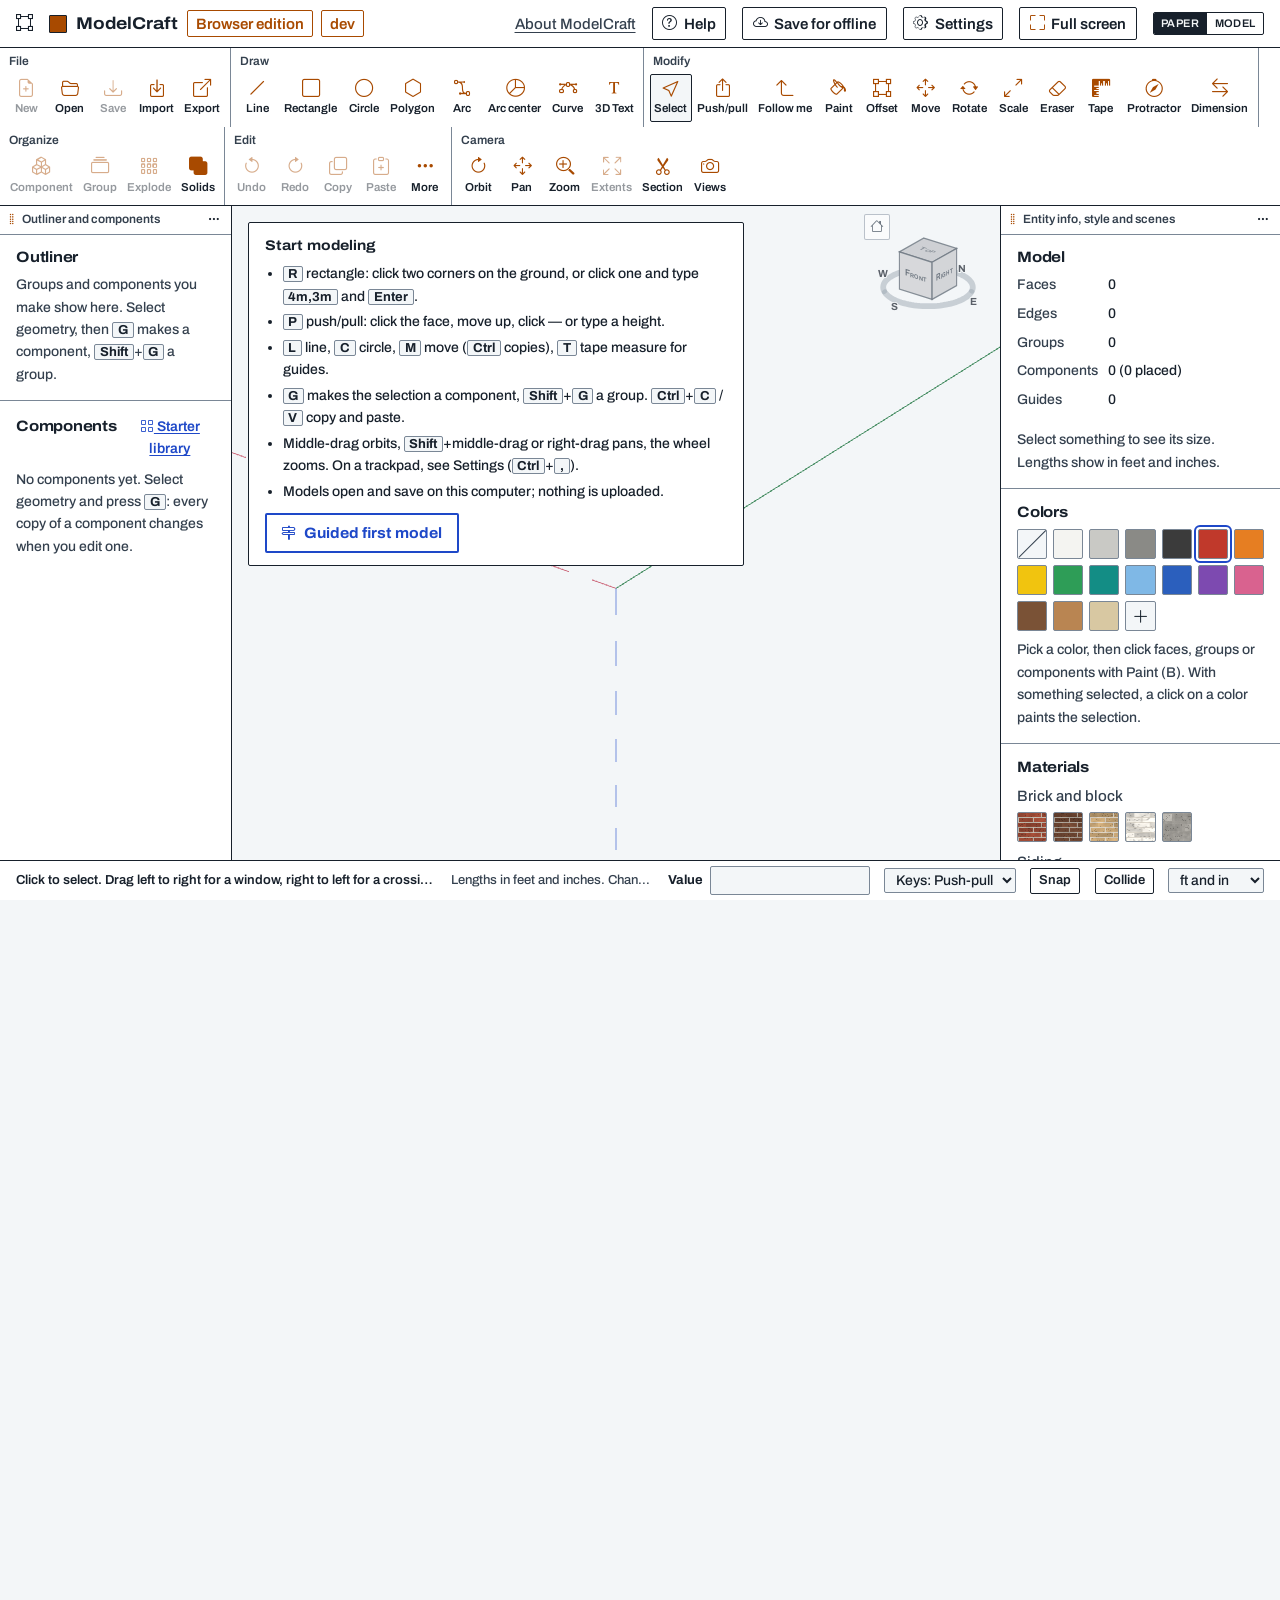
<file: index.html>
<!doctype html>
<html lang="en" data-edition="browser">
<head>
  <meta charset="utf-8">
  <meta name="viewport" content="width=device-width, initial-scale=1">
  <script>
    (function () {
      var d = document.documentElement, s = null;
      d.classList.add('js');
      try {
        var q = new URLSearchParams(location.search).get('space');
        if (q === 'paper' || q === 'model') { s = q; localStorage.setItem('cc-space', q); }
        else { s = localStorage.getItem('cc-space'); }
      } catch (e) {}
      if (s !== 'paper' && s !== 'model') s = (window.matchMedia && matchMedia('(prefers-color-scheme: dark)').matches) ? 'model' : 'paper';
      d.setAttribute('data-space', s);
    })();
  </script>
  <title>ModelCraft dev</title>
  <meta name="description" content="Fast push/pull modeling with groups, components, guides and inference snapping, for massing and early design.">
  <meta name="generator" content="CadCraft browser edition">
  <link rel="icon" type="image/svg+xml" href="./favicon.svg">
  <link rel="stylesheet" href="./assets/vendor/bootstrap/5.3.8/bootstrap.min.css">
  <link rel="stylesheet" href="./assets/vendor/bootstrap-icons/1.13.2/bootstrap-icons.min.css">
  <link rel="stylesheet" href="./assets/css/tokens.css">
  <link rel="stylesheet" href="./assets/css/site.css">
  <link rel="stylesheet" href="./assets/css/app-shell.css">
  <link rel="stylesheet" href="./assets/css/help.css">
  <link rel="stylesheet" href="./assets/css/app-input.css">
  <link rel="stylesheet" href="./assets/apps/modelcraft/dev/modelcraft.css">
  <script type="importmap">{"imports":{"three":"./assets/vendor/three/0.186.1/three.module.js","manifold-3d":"./assets/vendor/manifold-3d/3.5.4/manifold.js","@noble/curves/":"./assets/vendor/noble-curves/2.4.0/","@noble/hashes/":"./assets/vendor/noble-hashes/2.4.0/","@noble/ciphers/":"./assets/vendor/noble-ciphers/2.4.0/","three-gpu-pathtracer":"./assets/vendor/three-gpu-pathtracer/0.0.26/index.module.js","three-mesh-bvh":"./assets/vendor/three-mesh-bvh/0.9.15/index.module.js","three/examples/jsm/postprocessing/Pass.js":"./assets/vendor/three-gpu-pathtracer/0.0.26/three-addons/Pass.js","app-help":"./assets/apps/modelcraft/dev/help/help.js"}}</script>
  <script type="module" src="./assets/apps/modelcraft/dev/modelcraft.js"></script>
</head>
<body class="app-shell layer-orange">
<header class="app-bar">
  <span class="app-bar-mark" aria-hidden="true"><i class="bi bi-bounding-box"></i></span>
  <div class="app-bar-name">
    <span class="layer-swatch" aria-hidden="true"></span>
    <span>ModelCraft</span>
    <span class="app-bar-area">Browser edition</span>
    <span class="app-bar-area app-bar-version">dev</span>
  </div>
  <nav class="app-bar-links" aria-label="ModelCraft">
    <a href="https://getcadcraft.com/apps/modelcraft" target="_blank" rel="noopener">About ModelCraft</a>
  </nav>
  <button type="button" class="app-bar-btn app-bar-help" data-help-open aria-expanded="false" title="Help (F1)" hidden><i class="bi bi-question-circle" aria-hidden="true"></i><span class="app-bar-btn-label">Help</span></button>
  <button type="button" class="app-bar-btn app-bar-offline" data-offline aria-live="polite" hidden><i class="bi bi-cloud-arrow-down" aria-hidden="true"></i><span class="app-bar-btn-label" data-offline-label>Save for offline</span></button>
  <button type="button" class="app-bar-btn app-bar-settings" data-settings-open aria-haspopup="dialog" aria-expanded="false" title="Settings (Ctrl+,)" hidden><i class="bi bi-gear" aria-hidden="true"></i><span class="app-bar-btn-label">Settings</span></button>
  <button type="button" class="app-bar-fs" data-fs-cycle aria-pressed="false" hidden><i class="bi bi-fullscreen" aria-hidden="true"></i><span class="app-bar-fs-label">Full screen</span></button>
  <form class="space-toggle" method="get" action="" role="group" aria-label="Drawing space (theme)">
    <button type="submit" name="space" value="paper" aria-pressed="false" title="Paper space: light theme">Paper</button>
    <button type="submit" name="space" value="model" aria-pressed="false" title="Model space: dark theme">Model</button>
  </form>
</header>
<script type="application/json" id="cc-lang">{"locale":"en","chain":["en"],"strings":{"shell.addons":"Add-ons","shell.addons.failed":"Switched off because it stopped working: {reason}","shell.addons.failed.before":"Switched off last time because it stopped working. Switch it on to try again.","shell.addons.failed.say":"The add-on {name} stopped working and was switched off. The app carries on without it.","shell.addons.license":"License: {license}","shell.addons.perm.commands":"commands","shell.addons.perm.files":"file import and export","shell.addons.perm.network":"the network","shell.addons.perm.objects":"drawing objects","shell.addons.perm.panel":"a panel","shell.addons.perm.settings":"settings","shell.addons.perm.toolbar":"the toolbar","shell.addons.perms":"Uses: {list}","shell.addons.refused.api-newer":"Not loaded: it needs a newer {app} (add-on API {api}).","shell.addons.refused.api-older":"Not loaded: it was made for an older {app} (add-on API {api}).","shell.addons.refused.app":"Not loaded: it is made for {apps}.","shell.addons.refused.manifest":"Not loaded: its addon.json is not valid.","shell.addons.refused.unsigned":"Not loaded: it is not signed.","shell.addons.reload":"Switched off. Reload the app to remove it completely.","shell.addons.source.bundled":"Comes with the app","shell.addons.source.installed":"Installed in this browser","shell.addons.unsigned_dev":"Not signed: loaded because developer mode is on.","shell.arrange.aria":"Arrange the toolbar","shell.arrange.hint":"Drag tools to reorder them within their group; drag a group by its name. Arrow keys move the focused one.","shell.arrange.no_toolbar":"The toolbar shows once a file is open; arrange it then.","shell.autosave.discard":"Discard","shell.autosave.discard_all":"Discard all","shell.autosave.err.quota":"Autosave stopped: this browser has no room left for the recovery copy. Save your work to a file.","shell.autosave.err.unavailable":"This browser window cannot keep recovery copies (private windows block it). Save your work to a file.","shell.autosave.err.write":"Autosave could not keep a recovery copy. Save your work to a file.","shell.autosave.failed":"Could not recover it: {reason}","shell.autosave.gone":"This copy is gone (another tab recovered or discarded it).","shell.autosave.later":"Not now","shell.autosave.later.hint":"Not now keeps them in this browser for {days} days; they are offered again when the app opens.","shell.autosave.lede":{"one":"{app} closed before this was saved. Recover it, or discard it.","other":"{app} closed before these were saved. Recover them, or discard them."},"shell.autosave.meta":"Last kept {when}, {size}","shell.autosave.opening":"Opening…","shell.autosave.recover":"Recover","shell.autosave.title":"Recover your work?","shell.autosave.untitled":"Untitled","shell.bar.desktop":"Desktop","shell.help.addon":"Add-on: {name}","shell.help.all_topics":"All topics","shell.help.back":"Back","shell.help.basics":"Basics for every app","shell.help.basics.short":"Basics","shell.help.browser.chromium":"Chrome or Edge","shell.help.browser.firefox":"Firefox","shell.help.browser.safari":"Safari","shell.help.close":"Close help","shell.help.close.title":"Close (Esc)","shell.help.ctx.all":"Showing the steps for every computer and browser.","shell.help.ctx.browser":"Browser","shell.help.ctx.change":"Change","shell.help.ctx.done":"Done","shell.help.ctx.for":"Showing steps for {what}.","shell.help.ctx.input":"Pointer","shell.help.ctx.os":"Computer","shell.help.ctx.show_all":"Show all","shell.help.ctx.this_computer":"Use this computer","shell.help.hits":{"one":"{n} topic for “{q}”","other":"{n} topics for “{q}”"},"shell.help.input.mouse":"mouse","shell.help.input.touch":"touch","shell.help.link.external":"Opens in a new tab (needs a connection)","shell.help.link.other_app":"Another app’s help, on the website","shell.help.net.offline":"offline","shell.help.net.online":"online","shell.help.no_hits":"No topics match “{q}”.","shell.help.no_hits.hint":"Try fewer words, or another program’s name for the command.","shell.help.none":"Help for this version is not written yet.","shell.help.none.tutorials":"Tutorials on the website:","shell.help.os.linux":"Linux","shell.help.os.mac":"Mac","shell.help.os.windows":"Windows","shell.help.pager":"Topics","shell.help.search":"Search help","shell.help.section.reference":"Reference","shell.help.section.start":"Getting started","shell.help.section.switching":"Coming from other software","shell.help.section.tasks":"Walkthroughs","shell.help.section.trouble":"Troubleshooting and limits","shell.help.shell.desktop":"desktop app","shell.help.shell.web":"browser","shell.help.title":"Help","shell.help.untranslated":"This topic is not translated yet.","shell.help.web":"Open on the website","shell.help.web.offline":"The website needs a connection.","shell.offline.checking":"Checking for an offline copy…","shell.offline.failed":"Could not save","shell.offline.failed.title":{"one":"{n} file did not download. Check your connection and click to try again.","other":"{n} files did not download. Check your connection and click to try again."},"shell.offline.menu.again":"Save again (get the newest version)","shell.offline.menu.remove":"Remove the offline copy","shell.offline.needs_net":"You are offline. Saving needs a connection.","shell.offline.progress":"Saving {done} of {total}","shell.offline.ready":"Offline ready","shell.offline.ready.hint":"Click to refresh or remove the saved copy.","shell.offline.removed":"The offline copy was removed.","shell.offline.save":"Save for offline","shell.offline.save.title":"Keep this app and its help in this browser so it opens with no connection.","shell.offline.save.title_size":"Keep this app and its help in this browser (about {size}) so it opens with no connection.","shell.offline.saved":"Saved for offline use.","shell.offline.saved_on":"Saved for offline use on {date} at {time}.","shell.offline.saving":"Saving…","shell.offline.saving.title":"Saving this app for offline use…","shell.offline.unavailable":"Offline not available","shell.offline.unavailable.title":"This browser window cannot keep an offline copy (private windows and some managed computers block it).","shell.palette.button":"Find","shell.palette.button.title":"Find a tool, setting or help topic ({key})","shell.palette.cmd.help":"Open help","shell.palette.cmd.offline":"Save for offline","shell.palette.cmd.screen":"Change the screen mode","shell.palette.cmd.settings":"Open settings","shell.palette.count":{"one":"{n} match","other":"{n} matches"},"shell.palette.disabled":"Not available right now.","shell.palette.failed":"{name} did not run.","shell.palette.foot":"↑ ↓ to choose, Enter to run, Esc to close","shell.palette.group.app":"App","shell.palette.group.commands":"Commands","shell.palette.group.help":"Help","shell.palette.group.settings":"Settings","shell.palette.group.tools":"Toolbar","shell.palette.none":"Nothing matches “{q}”.","shell.palette.placeholder":"Type a tool, setting or topic","shell.palette.results":"Matches","shell.palette.title":"Find a tool or setting","shell.panels.all_back":"Put all panels back","shell.panels.all_to_window":"Move all panels to a new window","shell.panels.back_here":"The panels are back in this window.","shell.panels.blocked":"The browser blocked the panels window. Allow pop-ups for this site, or keep the panels here.","shell.panels.blocked.short":"The panels window was blocked; the panels stay here.","shell.panels.cannot_open":"The panels window could not open here.","shell.panels.dock.bottom":"Dock at the bottom","shell.panels.dock.left":"Dock on the left","shell.panels.dock.resize.bottom":"Resize the bottom dock","shell.panels.dock.resize.left":"Resize the left dock","shell.panels.dock.resize.right":"Resize the right dock","shell.panels.dock.right":"Dock on the right","shell.panels.dock.share.bottom":"Share the bottom dock between its panels","shell.panels.dock.share.left":"Share the left dock between its panels","shell.panels.dock.share.right":"Share the right dock between its panels","shell.panels.float":"Float over the drawing","shell.panels.float.resize":"Resize the {panel} panel","shell.panels.float.resize.title":"Drag to resize. Arrow keys when it has focus.","shell.panels.grip.title":"Drag to move this panel: dock it left, right or at the bottom, or drop it over the drawing to float it","shell.panels.max_windows":"{n} panel windows are the most at once. Move this panel into one of them.","shell.panels.menu.aria":"Move the {panel} panel","shell.panels.menu.title":"Move this panel","shell.panels.moved":"{panel} panel: {where}.","shell.panels.moved_window":"Panels moved to their own window.","shell.panels.no_permission":"Without permission to see your screens, drag the panels window to the other screen yourself. It opens there next time.","shell.panels.offer.aria":"Panels window","shell.panels.offer.keep":"Keep them here","shell.panels.offer.open":{"one":"Open it","other":"Open the next one"},"shell.panels.offer.text":{"one":"Your panels were in their own window.","other":"Your panels were in {n} windows of their own."},"shell.panels.one_screen":"Only one screen is connected. Drag the panels window wherever you like.","shell.panels.other_screen":"Put the panels on my other screen","shell.panels.put_back":"Put it back","shell.panels.reset_done":"Panels back where they started.","shell.panels.to_new_window":"Move to a new window","shell.panels.to_window":"Move to the panels window","shell.panels.to_window_n":"Move to panels window {n}","shell.panels.where.bottom":"docked at the bottom","shell.panels.where.float":"floating over the drawing","shell.panels.where.left":"docked on the left","shell.panels.where.right":"docked on the right","shell.panels.where.window":"in the panels window","shell.panels.window.back":"Put the panels back","shell.panels.window.orphan":"The {app} window was closed or reloaded, so these panels no longer work. Close this window.","shell.panels.window.other_screen":"Put it on my other screen","shell.panels.window.title":"{app} panels","shell.panels.window.title_n":"{app} panels {n}","shell.phone.bar":"Panels and tools","shell.phone.bottom":"Bottom panel","shell.phone.close":"Close {panel}","shell.phone.hint.more":"Tap to read all of it","shell.phone.left":"Left panel","shell.phone.right":"Right panel","shell.phone.tb.bottom":"Move the toolbar to the bottom","shell.phone.tb.move":"Move","shell.phone.tb.top":"Move the toolbar to the top","shell.phone.tools":"Tools","shell.phone.tools.hide":"Hide the toolbar","shell.phone.tools.show":"Show the toolbar","shell.recent.clear":"Clear the list","shell.recent.denied":"The browser did not allow it. Open the file again from your computer.","shell.recent.gone":"This file was moved or deleted. It is off the list now.","shell.recent.opened":"Opened {when}","shell.recent.opening":"Opening…","shell.recent.remove":"Remove {name} from the list","shell.recent.saved":"Saved {when}","shell.recent.title":"Recent files","shell.screen.btn.aria":"{next} (now: {now})","shell.screen.btn.title":"{now}. Click or press {key}: {next}.","shell.screen.next.autohide":"Hide the bars","shell.screen.next.exit":"Exit full screen","shell.screen.next.full":"Full screen","shell.screen.next.show":"Show the bars","shell.screen.now.autohide":"Full screen, bars hidden","shell.screen.now.full":"Full screen","shell.screen.now.hidden":"Bars hidden","shell.screen.now.normal":"Normal view","shell.screen.say.full":"Full screen. Press {key} again to hide the bars, Esc to leave.","shell.screen.say.hidden":"Bars hidden. Point at the top edge to show them.","shell.screen.say.hidden_full":"Bars hidden. Point at the top edge to show them; Esc leaves full screen.","shell.screen.say.on_open":"Click in the drawing or press a key to go full screen (your {app} setting).","shell.screen.say.refused":"This browser did not allow full screen.","shell.settings.close":"Close","shell.settings.done":"Done","shell.settings.panels":"Panels","shell.settings.panels.reset":"Reset layout","shell.settings.panels.window":"Move panels to a new window","shell.settings.tb":"Toolbar","shell.settings.tb.original":"Original order","shell.pen.did.undo":"Undone","shell.pen.did.redo":"Redone","shell.settings.width":"{n} rem","shell.settings.width.default":"{n} rem (default)","shell.split.resize":"Resize the {panel} panel","shell.split.resize.left":"Resize the left panel","shell.split.resize.right":"Resize the right panel","shell.split.title":"Drag to resize. Double-click to reset.","shell.assistants.title":"Assistants","shell.assistants.on":"Let AI assistants and scripts use {app}","shell.assistants.hint":"They connect through CadCraft Studio on this computer, with the token Studio shows. {app} has no AI of its own and sends nothing anywhere.","shell.assistants.groups":"What they may do","shell.assistants.group.read":"Read: look at the drawing, list and describe objects, see the view","shell.assistants.group.edit":"Edit: run commands on the drawing (each action is one step you can undo)","shell.assistants.group.save":"Save: save the drawing","shell.assistants.group.export":"Export: plot to PDF and make other files","shell.assistants.short.read":"read","shell.assistants.short.edit":"edit","shell.assistants.short.save":"save","shell.assistants.short.export":"export","shell.assistants.off":"Turned off: no assistant or script can use this app.","shell.assistants.none":"No assistant is connected.","shell.assistants.connected":"{name} is connected.","shell.assistants.connected.many":{"one":"{n} assistant is connected.","other":"{n} assistants are connected."},"shell.assistants.n.assistants":{"one":"{n} assistant","other":"{n} assistants"},"shell.assistants.someone":"An assistant","shell.assistants.disconnect":"Disconnect","shell.assistants.activity":{"=0":"Activity","one":"Activity ({n})","other":"Activity ({n})"},"shell.assistants.activity.empty":"Nothing yet.","shell.assistants.activity.save":"Save the log","shell.assistants.activity.clear":"Clear","shell.assistants.outcome.ok":"done","shell.assistants.outcome.refused":"refused","shell.assistants.outcome.error":"failed","shell.assistants.undo":"undo step “{label}”","shell.assistants.menu.settings":"Assistant settings","shell.assistants.banner":"{name} connected","shell.assistants.banner.title":"An AI assistant is connected to {app}","shell.assistants.banner.who":"{name} is connected to {app}.","shell.assistants.banner.can":"It may: {groups}.","shell.assistants.banner.undo":"Each change it makes is one step you can undo, labelled as the assistant\u0027s.","shell.live.moved.title":"The live session moved","shell.live.moved.text":"The host handed the session over to {host}\u0027s Studio, which this page can\u0027t reach. Your copy stays here, unsaved: save it to keep it.","shell.live.moved.link":"To join again, open {link} and ask {host} for a new code.","shell.live.moved.someone":"another person","shell.live.moved.close":"Close","shell.input.legend":"Menus, keys and mouse","shell.input.loading":"Loading the menu styles…","shell.input.why.nothere":"it is not in this version","shell.input.why.off":"it cannot act right now","shell.input.cant":"{cmd}: {why}.","shell.input.cl.label":"Command line","shell.input.cl.prompt":"Command:","shell.input.cl.ready":"Type a command and press Enter.","shell.input.cl.unknown":"Unknown command \u0022{word}\u0022. The command palette (Ctrl+K) lists every command.","shell.input.menus":"Menus","shell.input.more":"More","shell.input.addons":"Add-ons","shell.input.quickbar":"{app} tools","shell.input.tabs":"Ribbon tabs","shell.input.quick":"Quick access","shell.input.key.wait":"{keys}…","shell.input.key.moved":"In {style}, {cmd} is {keys}.","shell.input.key.none":"In {style}, {cmd} has no key. Settings › {app} › Customize gives it one.","shell.input.key.text":"{text}","shell.input.customize":"Customize…","shell.input.export":"Export","shell.input.import":"Import…","shell.input.delete":"Delete this style","shell.input.now":"Menu style: {style}.","shell.input.custom.hint":"Your own style, made from {base}.","shell.input.every":"Use this style in every app","shell.input.every.hint":"Every app then opens in its {family} style, with the changes you made in that app.","shell.input.every.none":"This style has no match in the other apps, so it stays in this app only.","shell.input.every.on":"Every app now uses its {family} style.","shell.input.every.off":"Each app keeps its own style.","shell.input.family.own":"own toolbar","shell.input.family.menus":"menu bar","shell.input.family.ribbon":"ribbon","shell.input.family.classic":"Drafting classic","shell.input.carry.name":"My {app} keys","shell.input.carry.done":{"one":"Your shortcut key is now in your style \u0022{style}\u0022.","other":"Your {n} shortcut keys are now in your style \u0022{style}\u0022."},"shell.input.import.big":"That file is too big to be a menu style.","shell.input.import.bad":"That file is not a CadCraft menu style.","shell.input.import.unnamed":"Imported style","shell.input.import.ok":"Added the style \u0022{name}\u0022.","shell.input.import.some":{"one":"Added the style \u0022{name}\u0022. One thing in it was left out (an unknown command or a key that does not work here).","other":"Added the style \u0022{name}\u0022. {n} things in it were left out (unknown commands or keys that do not work here)."},"shell.input.my":"My {style}","shell.input.dlg.title":"Customize {style}","shell.input.dlg.copy":"A built-in style never changes: saving makes your own copy, which you can rename, export and delete.","shell.input.dlg.edit":"Changes apply when you save.","shell.input.dlg.name":"Name","shell.input.dlg.filter":"Find a command","shell.input.dlg.tab.keys":"Keys and menus","shell.input.dlg.tab.mouse":"Mouse","shell.input.dlg.cmd":"Command","shell.input.dlg.place":"Where it sits","shell.input.dlg.keys":"Keys","shell.input.dlg.nowhere":"Keys only","shell.input.dlg.toolbar":"Toolbar (Settings › General › Arrange the toolbar)","shell.input.dlg.where":"Where {cmd} sits","shell.input.dlg.fixed":"always","shell.input.dlg.addkey":"Add a key","shell.input.dlg.press":"Press a key, or two in a row…","shell.input.dlg.removekey":"Remove {keys}","shell.input.dlg.clash":"{keys} is given to more than one command: {cmds}.","shell.input.dlg.prefix":"{keys} would run before {longer} could be typed: change one of them.","shell.input.dlg.unplaced":{"one":"One command is reachable by keys only: {cmds}.","other":"{n} commands are reachable by keys only: {cmds}…"},"shell.input.dlg.save":"Save","shell.input.dlg.cancel":"Cancel","shell.input.dlg.saved":"Saved the style \u0022{style}\u0022.","shell.input.mouse.wheel":"Mouse wheel","shell.input.mouse.wheel.normal":"Scroll up zooms in","shell.input.mouse.wheel.flip":"Scroll up zooms out","shell.input.mouse.speed":"Zoom speed","shell.input.mouse.left":"Left button","shell.input.mouse.middle":"Middle button","shell.input.mouse.right":"Right button","shell.input.mouse.pan2d":"Pan the plan and drawings with","shell.input.mouse.pan2d.hint":"Space and drag pans too. A left drag pans only where a click would not pick or draw.","shell.input.mouse.3d":"Drag in the 3D views","shell.input.mouse.3d.own":"Each view\u0027s own (left orbits, right pans)","shell.input.mouse.3d.of":"{button} in 3D","shell.input.mouse.act.orbit":"Orbit","shell.input.mouse.act.pan":"Pan","shell.input.mouse.act.zoom":"Zoom","shell.input.mouse.act.none":"Nothing","shell.input.mouse.3d.hint":"Shift with the button swaps orbit and pan. A click without dragging still picks.","shell.layout.done":"The layout is back to how {app} starts.","shell.showbars":"Show bars","shell.showbars.title":"The bars are hidden. Click to show them; {key} leaves this mode.","shell.tbmenu":"Toolbar","shell.tbmenu.arrange":"Arrange the toolbar","shell.tbmenu.done":"Done arranging","shell.tbmenu.lock":"Lock the toolbar","shell.tbmenu.unlock":"Unlock the toolbar","shell.tbmenu.reset":"Reset the toolbar","shell.tbmenu.collapse":"Collapse the ribbon","shell.tbmenu.pin":"Pin the ribbon open","shell.tbmenu.settings":"Settings…","shell.tbmenu.why.locked":"The toolbar is locked. Unlock it to arrange it.","shell.tbmenu.why.style":"This menu style keeps its own order: change it with Customize… under Menus, keys and mouse.","shell.tbmenu.why.original":"The toolbar is in its first order.","shell.tb.locked":"Toolbar locked: tools can\u0027t be moved until you unlock it.","shell.tb.unlocked":"Toolbar unlocked: right-click it and choose Arrange the toolbar to move tools.","shell.input.ribbon.collapse":"Collapse the ribbon to its tab names","shell.input.ribbon.pin":"Pin the ribbon open","shell.input.ribbon.collapsed":"Ribbon collapsed: click a tab name to open it, or double-click it to pin the ribbon.","shell.input.ribbon.pinned":"Ribbon pinned open.","shell.settings.ui.now":"Interface size {pct} %.","ui.tool.new":"New","ui.tool.new.title":"New model","ui.tool.open":"Open","ui.tool.open.title":"Open a ModelCraft model (Ctrl+O)","ui.tool.save":"Save","ui.tool.save.title":"Save the model to this computer (Ctrl+S)","ui.tool.import":"Import","ui.tool.import.title":"Import Collada (DAE), OBJ, glTF/GLB, or a DWG/DXF site plan","ui.tool.line":"Line","ui.tool.line.title":"Line (L)","ui.tool.rect":"Rectangle","ui.tool.rect.title":"Rectangle (R)","ui.tool.circle":"Circle","ui.tool.circle.title":"Circle (C)","ui.tool.polygon":"Polygon","ui.tool.polygon.title":"Polygon (N)","ui.tool.arc":"Arc","ui.tool.arc.title":"Arc: two ends, then the bulge (A)","ui.tool.arcc":"Arc center","ui.tool.arcc.title":"Arc from its center: center, start, then the angle","ui.tool.curve":"Curve","ui.tool.curve.title":"Curve: a smooth curve through the points you click; Enter finishes","ui.tool.select":"Select","ui.tool.select.title":"Select (Space)","ui.tool.push":"Push/pull","ui.tool.push.title":"Push/pull (P)","ui.tool.follow":"Follow me","ui.tool.follow.title":"Follow me: select a path, then click the face to sweep along it","ui.tool.paint":"Paint","ui.tool.paint.title":"Paint faces, groups and components with the color chosen under Colors (B)","ui.tool.offset":"Offset","ui.tool.offset.title":"Offset a face\u0027s edges, or selected edges, inward or outward (F)","ui.tool.move":"Move","ui.tool.move.title":"Move; Ctrl copies (M)","ui.tool.rotate":"Rotate","ui.tool.rotate.title":"Rotate (Q)","ui.tool.scale":"Scale","ui.tool.scale.title":"Scale (S)","ui.tool.erase":"Eraser","ui.tool.erase.title":"Eraser (E)","ui.tool.tape":"Tape","ui.tool.tape.title":"Tape measure: guides (T)","ui.tool.protractor":"Protractor","ui.tool.protractor.title":"Protractor: a guide line through a point at an angle","ui.tool.dim":"Dimension","ui.tool.dim.title":"Dimension: click two corners or an edge, then type a new length to resize (D)","ui.tool.component":"Component","ui.tool.component.title":"Make component (G)","ui.tool.group":"Group","ui.tool.group.title":"Make group (Shift+G)","ui.tool.explode":"Explode","ui.tool.explode.title":"Explode the selected group or component","ui.tool.undo":"Undo","ui.tool.undo.title":"Undo (Ctrl+Z)","ui.tool.redo":"Redo","ui.tool.redo.title":"Redo (Ctrl+Y)","ui.tool.copy":"Copy","ui.tool.copy.title":"Copy the selection (Ctrl+C)","ui.tool.paste":"Paste","ui.tool.paste.title":"Paste: the copy follows the pointer, click where it goes (Ctrl+V)","ui.tool.orbit":"Orbit","ui.tool.orbit.title":"Orbit (O); middle-drag with any tool","ui.tool.pan":"Pan","ui.tool.pan.title":"Pan (H); Shift + middle-drag or right-drag","ui.tool.zoom":"Zoom","ui.tool.zoom.title":"Zoom (Z); the wheel zooms at the cursor","ui.tool.extents":"Extents","ui.tool.extents.title":"Zoom extents (Shift+Z)","ui.tb.group.file":"File","ui.tb.group.draw":"Draw","ui.tb.group.modify":"Modify","ui.tb.group.organize":"Organize","ui.tb.group.edit":"Edit","ui.tb.group.camera":"Camera","ui.views.iso":"Iso","ui.views.top":"Top","ui.views.front":"Front","ui.views.right":"Right","ui.views.back":"Back","ui.views.left":"Left","ui.views.bottom":"Bottom","ui.page.h1":"{app} — 3D modeling","ui.tb.aria":"Tools","ui.export.title":"Export the model","ui.export":"Export","ui.export.glb":"glTF binary (.glb)","ui.export.dae":"Collada (.dae)","ui.export.obj":"OBJ (.obj)","ui.export.stl":"STL for printing (.stl, millimeters)","ui.export.print3d":"Check for 3D printing (STL or 3MF)…","ui.export.render":"Render a picture…","ui.export.ifc":"IFC for BimCraft (.ifc)","ui.export.dwg":"DWG for CAD (.dwg, 2004)","ui.export.dxf":"DXF for CAD (.dxf, R12)","ui.editmenu.title":"More editing: cut, paste in place, duplicate, delete, hide, flip, select all, key style","ui.editmenu":"More","ui.editmenu.cut":"Cut","ui.editmenu.copy":"Copy","ui.editmenu.paste":"Paste","ui.editmenu.paste_in_place":"Paste in place","ui.editmenu.duplicate":"Duplicate and move","ui.editmenu.delete":"Delete","ui.editmenu.hide":"Hide","ui.editmenu.isolate":"Isolate (hide the rest)","ui.editmenu.unhide_all":"Unhide all","ui.editmenu.flip_x":"Flip along red","ui.editmenu.flip_y":"Flip along green","ui.editmenu.flip_z":"Flip along blue","ui.editmenu.flipcopy_x":"Flipped copy along red","ui.editmenu.flipcopy_y":"Flipped copy along green","ui.editmenu.flipcopy_z":"Flipped copy along blue","ui.editmenu.select_all":"Select all","ui.editmenu.select_none":"Select none","ui.editmenu.keys_sketchup":"Push-pull keys","ui.editmenu.keys_blender":"Modeler keys","ui.views.persp":"Perspective","ui.views.present":"Presentation view","ui.views.title":"Standard views","ui.views":"Views","ui.left.aria":"Outliner and components","ui.outliner":"Outliner","ui.outliner.close":"Close group","ui.outliner.empty":"Groups and components you make show here. Select geometry, then {comp} makes a component, {group} a group.","ui.comps":"Components","ui.comps.empty":"No components yet. Select geometry and press {key}: every copy of a component changes when you edit one.","ui.stage.aria":"3D view","ui.stage.canvas":"3D view. Pick a tool, then click in the view; type lengths into the value box at the bottom.","ui.hint.h":"Start modeling","ui.hint.rect":"{key} rectangle: click two corners on the ground, or click one and type {eg} and {enter}.","ui.hint.push":"{key} push/pull: click the face, move up, click — or type a height.","ui.hint.tools":"{l} line, {c} circle, {m} move ({ctrl} copies), {t} tape measure for guides.","ui.hint.group":"{comp} makes the selection a component, {group} a group.","ui.hint.camera":"Middle-drag orbits, {shift}+middle-drag or right-drag pans, the wheel zooms. Arrow keys lock red, green and blue.","ui.hint.local":"Models open and save on this computer; nothing is uploaded.","ui.hint.guide":"Guided first model","ui.drop":"Drop a model, Collada, OBJ, glTF, DWG or DXF","ui.touch.aria":"Touch keys","ui.touch.done":"Done","ui.touch.cancel":"Cancel","ui.touch.undo":"Undo","ui.right.aria":"Entity info, style and scenes","ui.info":"Entity info","ui.colors":"Colors","ui.colors.note":"Pick a color, then click faces, groups or components with Paint (B). With something selected, a click on a color paints the selection.","ui.materials":"Materials","ui.materials.note":"Paint faces with brick, siding, roofing, wood, stone and more, like a color: pick one, then click faces. Textures show in the Shaded style and in rendered pictures; exports get each material’s color.","ui.lights":"Lights","ui.lights.point":"Lamp","ui.lights.spot":"Spotlight","ui.lights.area":"Light panel","ui.lights.note":"Lamps light rendered pictures (Export › Render a picture…), most of all at night. Click Lamp, Spotlight or Light panel, then click where it goes; click a lamp’s mark in the view to change it.","ui.style":"Style","ui.style.faces":"Faces","ui.style.mode.shaded":"Shaded","ui.style.mode.hidden":"Hidden line","ui.style.mode.wire":"Wireframe","ui.style.mode.xray":"X-ray","ui.style.edges":"Edges","ui.style.edges.show":"Show edges","ui.style.shadows":"Shadows","ui.style.shadows.sun":"Sun shadows","ui.sun":"Sun","ui.sun.date":"Date","ui.sun.month.1":"January","ui.sun.month.2":"February","ui.sun.month.3":"March","ui.sun.month.4":"April","ui.sun.month.5":"May","ui.sun.month.6":"June","ui.sun.month.7":"July","ui.sun.month.8":"August","ui.sun.month.9":"September","ui.sun.month.10":"October","ui.sun.month.11":"November","ui.sun.month.12":"December","ui.sun.day":"Day","ui.sun.time":"Time","ui.sun.lat":"Latitude","ui.sun.lon":"Longitude","ui.sun.tz":"UTC offset","ui.scenes":"Scenes","ui.scenes.add":"Add scene","ui.scenes.empty":"A scene saves this camera and style. Add a few, then step through them with {up} / {down} or Play.","ui.scenes.prev":"Previous","ui.scenes.play":"Play","ui.scenes.next":"Next","ui.status.aria":"Status","ui.vcb":"Value","ui.vcb.kbd":"abc","ui.vcb.kbd.title":"Letters keyboard, for typing units (m, ft, \u0027, \u0022)","ui.keys":"Key style","ui.keys.title":"Keyboard shortcuts and mouse buttons (also in Settings)","ui.keys.sketchup":"Keys: Push-pull","ui.keys.blender":"Keys: Modeler","ui.snap":"Snap","ui.snap.title":"Snap to points, edges and axes","ui.collide":"Collide","ui.collide.title":"Stop solids where they touch, instead of passing through","ui.units":"Units","ui.units.ftin":"ft and in","ui.units.imperial":"Imperial","ui.units.metric":"Metric","set.controls":"Controls","set.controls.sketchup":"Push-pull style","set.controls.blender":"Modeler style","set.scroll":"Scrolling","set.scroll.auto":"Work it out","set.scroll.mouse":"Mouse wheel","set.scroll.trackpad":"Trackpad","set.scroll.hint":"Trackpad: swipe with two fingers to orbit, hold Shift and swipe to pan, pinch to zoom — no camera buttons needed. Mouse wheel: the wheel zooms. \u0022Work it out\u0022 treats sideways or fine-grained scrolling as a trackpad.","set.touch2":"Touch screen","set.touch2.pan":"Two fingers pan","set.touch2.orbit":"Two fingers orbit","set.touch2.hint":"Two fingers also pinch to zoom; three fingers do the other one. Hold one finger still on empty space, then drag, to orbit with one finger. While you draw, a loupe above your finger shows the points it snaps to.","set.snap":"Snapping and solids","set.snap.snap":"Snap to points, edges and axes","set.snap.collide":"Stop solids where they touch (no passing through)","set.snap.hint":"Both are also buttons at the bottom right of the view, so you can turn them off for one move and back on.","set.corner":"Corner indicator","set.corner.cube":"View cube","set.corner.axes":"Axis icon","set.corner.none":"None","set.corner.hint":"The view cube sits at the top right of the view: click a face, edge or corner to look from there, drag it to orbit, drag the compass ring to turn the model. The axis icon is a small X, Y, Z marker at the bottom left.","set.printbed":"3D printer bed","set.printbed.none":"Not set","set.printbed.180":"180 × 180 × 180 mm","set.printbed.220":"220 × 220 × 250 mm","set.printbed.256":"256 × 256 × 256 mm","set.printbed.300":"300 × 300 × 400 mm","set.printbed.hint":"Check for 3D printing says when a model is larger than this. Pick the size closest to your printer\u0027s build volume.","app.ctx.editing":"Editing {name}. Esc or double-click outside closes it.","app.keys.hint.blender":"G, R and S move, rotate and scale the selection straight away (X, Y or Z locks an axis), E pushes and pulls, Shift+D duplicates, Tab opens a group, the numpad picks views. Middle-drag orbits; Alt + drag orbits without a middle button.","app.keys.hint.sketchup":"Push-pull keys: L line, R rectangle, P push/pull, M move, Q rotate, S scale, G component. Middle-drag orbits, right-drag pans.","app.keys.set.blender":"Modeler keys: G grab, R rotate, S scale, E extrude (push/pull), Shift+D duplicate.","app.keys.set.sketchup":"Push-pull keys: L line, R rectangle, P push/pull, M move, Q rotate.","app.snap.off":"Snapping off: nothing pulls the cursor to points, edges or axes.","app.snap.on":"Snapping on.","app.collide.off":"Collide off: solids can pass through each other.","app.collide.on":"Collide on: moving and push/pull stop where solids touch.","app.btitle.select":"Select (W)","app.btitle.line":"Line (L)","app.btitle.rect":"Rectangle (B)","app.btitle.circle":"Circle (C)","app.btitle.polygon":"Polygon (N)","app.btitle.push":"Push/pull (E)","app.btitle.move":"Move (G moves the selection at once; Shift+D duplicates)","app.btitle.rotate":"Rotate (R)","app.btitle.scale":"Scale (S)","app.btitle.erase":"Eraser (X or Delete deletes the selection)","app.btitle.tape":"Tape measure: guides (T)","app.btitle.dim":"Dimension: click two corners or an edge, then type a new length to resize (D)","app.btitle.orbit":"Orbit: middle-drag, or Alt + drag","app.btitle.pan":"Pan: Shift + middle-drag, or Alt+Shift + drag","app.btitle.zoom":"Zoom: the wheel, or Ctrl + middle-drag","app.btitle.extents":"Zoom extents (Home)","app.btitle.component":"Make component (Ctrl+Shift+G)","app.btitle.group":"Make group (Ctrl+G)","app.hint.su.rect":"{key} rectangle: click two corners on the ground, or click one and type {eg} and {enter}.","app.hint.su.push":"{key} push/pull: click the face, move up, click — or type a height.","app.hint.su.tools":"{l} line, {c} circle, {m} move ({ctrl} copies), {t} tape measure for guides.","app.hint.su.group":"{comp} makes the selection a component, {shift}+{g} a group. {ctrl}+{c} / {v} copy and paste.","app.hint.su.camera":"Middle-drag orbits, {shift}+middle-drag or right-drag pans, the wheel zooms. On a trackpad, see Settings ({ctrl}+{comma}).","app.hint.bl.push":"{key} push/pull (extrude): click the face, move, click — or type a distance.","app.hint.bl.grab":"Select, then {g} grab, {r} rotate, {s} scale — {x} {y} {z} lock an axis, click or {enter} to finish, {esc} cancels.","app.hint.bl.keys":"{shift}+{d} duplicates, {x} deletes, {a} selects all, {tab} opens a group, {ctrl}+{g} groups.","app.hint.bl.camera":"Middle-drag orbits, {shift}+middle pans, {ctrl}+middle zooms; {alt}+drag orbits without a middle button. Numpad {n1} {n3} {n7} views.","app.outliner.empty.bl":"Groups and components you make show here. Select geometry, then {group} makes a group, {comp} a component.","app.flip.none":"Select something to flip first.","app.undo.flipcopy":"Flipped copy","app.undo.flip":"Flip","app.flip.copy.x":"Flipped copy along red.","app.flip.done.x":"Flipped along red.","app.flip.copy.y":"Flipped copy along green.","app.flip.done.y":"Flipped along green.","app.flip.copy.z":"Flipped copy along blue.","app.flip.done.z":"Flipped along blue.","app.undo.paint":"Paint","app.paint.sel":"Painted the selection: {color}.","app.paint.start":"Paint: {color}. Click faces, groups or components.","app.color.default":"Default","app.color.image":"Texture {name}","app.light.name.point":"Lamp {n}","app.light.name.spot":"Spotlight {n}","app.light.name.area":"Light panel {n}","app.light.added":"Added {name}.","app.light.picked":"{name}: change it under Lights.","app.light.deleted":"Deleted {name}.","app.undo.light":"Change a light","app.undo.light.delete":"Delete a light","app.light.on":"On","app.light.lumens":"Brightness (lumens)","app.light.color":"Color","app.light.warm":"Warm","app.light.neutral":"Neutral","app.light.cool":"Daylight","app.light.angle":"Beam (degrees)","app.light.width":"Width","app.light.depth":"Depth","app.light.bulb":"Bulb size","app.light.x":"Red (x)","app.light.y":"Green (y)","app.light.height":"Height","app.light.delete":"Delete the light","app.color.white":"White","app.color.light_gray":"Light gray","app.color.gray":"Gray","app.color.charcoal":"Charcoal","app.color.red":"Red","app.color.orange":"Orange","app.color.yellow":"Yellow","app.color.green":"Green","app.color.teal":"Teal","app.color.sky":"Sky","app.color.blue":"Blue","app.color.purple":"Purple","app.color.pink":"Pink","app.color.brown":"Brown","app.color.wood":"Wood","app.color.sand":"Sand","app.color.other":"Another color","app.touch.done":"Done.","app.touch.hold":"Hold still on something to finish a tool; tap to click.","app.touch.orbit":"Drag to orbit; lift to stop.","app.tab.none":"Select a group or component, then Tab opens it.","app.lock.red":"Locked to the red axis. Press the same key to unlock.","app.lock.green":"Locked to the green axis. Press the same key to unlock.","app.lock.blue":"Locked to the blue axis. Press the same key to unlock.","app.lock.edge":"Locked to the last edge. Press the same key to unlock.","app.lock.off":"Unlocked.","app.failed":"That did not work: {error}","app.open.failed":"Could not open: {error}","app.undid":"Undone: {what}.","app.redid":"Redone: {what}.","app.undo.nothing":"Nothing to undo.","app.redo.nothing":"Nothing to redo.","app.cut":"Cut. Ctrl+V pastes it.","app.hide.none":"Select what to hide first.","app.undo.hide":"Hide","app.hide.done":{"one":"Hid {n} thing. Edit › More › Unhide all shows everything again.","other":"Hid {n} things. Edit › More › Unhide all shows everything again."},"app.isolate.none":"Select what to keep first; Isolate hides the rest.","app.undo.isolate":"Isolate","app.isolate.done":{"one":"Isolated the selection: hid {n} other thing. Unhide all shows it again.","other":"Isolated the selection: hid {n} other things. Unhide all shows them again."},"app.isolate.done.group":{"one":"Isolated the selection: hid {n} other thing in this group. Unhide all shows it again.","other":"Isolated the selection: hid {n} other things in this group. Unhide all shows them again."},"app.unhide.none":"Nothing is hidden.","app.unhide.done":{"one":"Showing everything again ({n} thing was hidden).","other":"Showing everything again ({n} things were hidden)."},"app.group.none":"Select some geometry first (drag a window, or triple-click to select everything connected).","app.undo.make_group":"Make group","app.undo.make_component":"Make component","app.group.done":"Grouped as {name}.","app.component.done":"Made component {name}.","app.explode.none":"Select a group or component to explode.","app.copy.none":"Select something to copy first.","app.copy.empty":"Nothing to copy in that selection.","app.copy.done":{"one":"Copied {n} item. Ctrl+V pastes (the copy follows the cursor), Ctrl+Shift+V pastes in place.","other":"Copied {n} items. Ctrl+V pastes (the copy follows the cursor), Ctrl+Shift+V pastes in place."},"app.paste.none":"Nothing to paste: copy something first (Ctrl+C).","app.paste.failed":"Could not paste: {error}","app.paste.inplace":"Pasted in place.","app.paste.where":"Click where the copy goes.","app.dup.none":"Select something to duplicate first.","app.dup.done":"Duplicated: move it and click to put it down, or type a distance. Esc cancels.","app.unit.ft_in":"feet and inches","app.unit.in":"inches","app.unit.m":"meters","app.unit.cm":"centimeters","app.unit.mm":"millimeters","app.unit.km":"kilometers","app.unit.ft":"feet","app.unit.yd":"yards","app.unit.mi":"miles","app.unit.mil":"mils (thousandths of an inch)","app.unit.um":"micrometers","app.view.done":"{view} view.","app.persp.on":"Perspective.","app.persp.off":"Parallel projection.","app.present.on":"Presentation view: guides, axes, snapping marks and the selection are hidden. Shift+P shows them again.","app.present.off":"Guides, axes, snapping marks and the selection show again.","app.sun.info":"Sun {alt}° up, {az}° from north. North is the green axis.","app.sun.down":"The sun is down at this time.","app.scene.default":"Scene {n}","app.scene.saved":"{name} saved: this camera, style and what is hidden.","app.scene.play.few":"Add two or more scenes to play them.","app.scene.stop":"Stop","app.scene.go":"{name}.","app.scene.go.title":"Go to this scene","app.scene.update.title":"Update: save the current camera and style into {name}","app.scene.update.aria":"Update {name}","app.scene.rename":"Rename","app.scene.rename.aria":"Rename {name}","app.scene.delete":"Delete","app.scene.delete.aria":"Delete {name}","app.undo.scene_update":"Update scene","app.scene.updated":"{name} updated.","app.scene.updated.locked":"{name} updated: its style and what is hidden. Its camera is locked, so the view stayed as it was.","app.scene.lock.title":"Lock the camera: Update then keeps this view","app.scene.unlock.title":"The camera is locked. Click to unlock it","app.scene.lock.aria":"Lock the camera of {name}","app.scene.locked.tab":"The camera of this scene is locked","app.scene.locked":"{name}: camera locked. Update keeps this view, so renders from it stay comparable.","app.scene.unlocked":"{name}: camera unlocked. Update saves the current view again.","app.undo.scene_lock":"Lock scene camera","app.undo.scene_unlock":"Unlock scene camera","app.scene.rename.h":"Rename scene","app.scene.rename.label":"Scene name","app.undo.scene_delete":"Delete scene","app.scene.deleted":"{name} deleted. Ctrl+Z brings it back.","app.tree.title":"Click to select, double-click to open, F2 to rename, drag onto a group to move it inside","app.tree.hidden":"(hidden)","app.tree.crumbs":"Editing: Model › {path}","app.comp.place.where":"Click where {name} goes.","app.comp.place":"Place","app.len.bad":"Type a length above zero, such as 3m or 10\u00276\u0022.","app.len.set":"{what} set to {len}.","app.info.model":"Model","app.info.faces":"Faces","app.info.edges":"Edges","app.info.groups":"Groups","app.info.components":"Components","app.info.guides":"Guides","app.info.dims":"Dimensions","app.info.components.n":"{n} ({placed} placed)","app.info.hidden":"Hidden","app.info.size":"Size","app.info.del_guides":"Delete all guides","app.undo.del_guides":"Delete guides","app.info.del_dims":"Delete all dimensions","app.undo.del_dims":"Delete dimensions","app.info.note":"Select something to see its size. Lengths show in {unit}.","app.info.curve.arc":"Arc","app.info.curve.circle":"Circle","app.info.curve.polygon":"Polygon","app.info.curve.curve":"Curve","app.info.radius":"Radius","app.info.sides":"Sides","app.info.segments":"Segments","app.info.angle":"Angle","app.info.length":"Length","app.info.points":"Points","app.info.edit_points":"Edit points","app.info.radius.fixed":"It bounds a face that was pushed or pulled, so its radius can no longer change.","app.info.face":"Face","app.info.area":"Area","app.info.holes":"Holes","app.info.color":"Color","app.info.reverse":"Reverse face","app.info.edge":"Edge","app.undo.edge_length":"Edge length","app.info.edge.note":"Type a new length to resize: the end further along red, green or blue moves, and what is joined to it stretches.","app.info.component":"Component","app.info.group":"Group","app.info.name":"Name","app.info.width":"Width (red)","app.info.depth":"Depth (green)","app.info.height":"Height (blue)","app.undo.resize_component":"Resize component","app.undo.resize_group":"Resize group","app.info.make_unique":"Make unique","app.info.dim":"Dimension","app.undo.dim_length":"Dimension length","app.info.dim.moves":"Moves","app.info.dim.b":"Second end","app.info.dim.a":"First end","app.info.dim.both":"Both ends (centered)","app.undo.dim_end":"Dimension end","app.info.dim.note":"Type a new length to resize the model: the moving end and the geometry beyond it shift; faces joined to it stretch.","app.info.dim.free":"An end of this dimension is not on a corner, so it only measures. Place it on two corners to resize with it.","app.info.guide_point":"Guide point","app.info.guide_line":"Guide line","app.info.selected":"{n} selected","app.info.groups_components":"Groups and components","app.info.total_area":"Total area","app.info.make_component_key":"Make component (G)","app.info.make_group_key":"Make group (Shift+G)","app.info.solid":"Solid","app.info.volume":"Volume","app.info.placed":"Placed","app.info.placed.n":{"one":"{n} time","other":"{n} times"},"app.info.edit":"Edit","app.info.explode":"Explode","app.units.set":"Lengths in {unit}. Typed numbers without a unit use it too.","app.units.set.ftin":"Lengths in {unit}. Typed numbers without a unit use it too (inches).","app.new":"New model.","app.file.type.model":"ModelCraft model","app.file.type.import":"Collada, OBJ, glTF, DWG, DXF","app.save.failed":"Could not save: {error}","app.save.written":"Saved {file}.","app.save.downloaded":"Saved {file} to your downloads.","app.export.empty":"The model is empty: draw something first.","app.export.dwg.none":"DWG export is not available in this build yet: export DXF, which every CAD program opens.","app.export.cad":"Exported {file} in {unit}: {faces} 3D faces, {lines} lines, {blocks} blocks placed {inserts} times.","app.export.cad.flat":{"one":"{n} stretched group was written in place.","other":"{n} stretched groups were written in place."},"app.export.done":"Exported {file}.","app.export.done.stl":"Exported {file} (millimeters).","app.export.done.ifc":"Exported {file}: each top-level group or component is one building element proxy.","app.export.done.dae":"Exported {file} (Collada 1.4.1, Z up, meters; components stay shared).","app.export.failed":"Export failed: {error}","app.open.toobig":"This file is over 200 MB.","app.open.recovered":"Recovered {file}. It is not saved to a file yet.","app.open.done":"Opened {file}.","app.open.notjson":"This file is not a ModelCraft model (it is not JSON).","app.import.kind":"ModelCraft imports SketchUp (.skp), Collada (.dae), OBJ, glTF (.glb/.gltf), DWG and DXF. \u0022{file}\u0022 is none of these.","app.import.toobig":"This file is over 300 MB.","app.import.reading":"Reading {file}…","app.import.units.h":"Drawing units","app.import.units.text":"This {kind} does not say what its units are. What is one drawing unit?","app.btn.cancel":"Cancel","app.btn.close":"Close","app.print3d.title":"Check for 3D printing","app.print3d.checking":"Checking the model for 3D printing…","app.print3d.what.sel":"What prints: the selection, as shown.","app.print3d.what.all":"What prints: everything shown.","app.print3d.size":"Size: {w} × {d} × {h} mm (red × green × blue).","app.print3d.volume":"Volume: {v} cm³.","app.print3d.tris":{"one":"{n} triangle.","other":"{n} triangles."},"app.print3d.ready":"Ready to print: closed all round, faces the right way out, nothing passing through itself.","app.print3d.notready":"Not ready to print: a slicer may refuse it or print it wrong.","app.print3d.p.empty":"There is nothing to print: no faces are shown or selected.","app.print3d.p.open":{"one":"{n} edge has a face on one side only: there is a hole.","other":"{n} edges have a face on one side only: there are holes."},"app.print3d.p.nonmanifold":{"one":"{n} edge is shared by three or more faces.","other":"{n} edges are shared by three or more faces."},"app.print3d.p.flipped":{"one":"{n} edge lies between faces facing opposite ways: reverse the faces that face in.","other":"{n} edges lie between faces facing opposite ways: reverse the faces that face in."},"app.print3d.p.inverted":{"one":"{n} closed part is inside out: reverse its faces.","other":"{n} closed parts are inside out: reverse their faces."},"app.print3d.p.selfintersect":{"one":"A part passes through itself in {n} place: intersect its faces and erase what is inside.","other":"A part passes through itself in {n} places: intersect its faces and erase what is inside."},"app.print3d.w.overlap":{"one":"Separate parts overlap in {n} place. Slicers usually merge them.","other":"Separate parts overlap in {n} places. Slicers usually merge them."},"app.print3d.w.touch":{"one":"Parts meet face to face along {n} edge. Slicers usually join them.","other":"Parts meet face to face along {n} edges. Slicers usually join them."},"app.print3d.w.tiny":"It is under 1 mm across. Check the model\u0027s units.","app.print3d.w.bed":"It is larger than the printer\u0027s bed.","app.print3d.w.nobase":"Nothing lies flat at the bottom: turn it so a face rests on the bed, or the slicer will need supports or a raft.","app.print3d.w.overhang":"{share}% of the surface leans out more than {angle}° from upright and will need support.","app.print3d.w.degenerate":{"one":"{n} face with no area is left out.","other":"{n} faces with no area are left out."},"app.print3d.w.unchecked":"The model is too large to check fully for parts passing through themselves.","app.print3d.fixhint":"To find the problems in a group or component, select it, then use Show problems and Fix in Entity info.","app.print3d.stl":"Download STL","app.print3d.3mf":"Download 3MF","app.print3d.done":{"one":"Downloaded {file}: {n} triangle, in millimeters.","other":"Downloaded {file}: {n} triangles, in millimeters."},"app.prep.verdict.ready":"Ready to print.","app.prep.verdict.fix":{"one":"{n} thing to fix before printing.","other":"{n} things to fix before printing."},"app.prep.verdict.look":{"one":"Ready to print, with {n} thing to look at first.","other":"Ready to print, with {n} things to look at first."},"app.prep.h.fix":"Fix before printing","app.prep.h.look":"Look at these","app.prep.parts.h":"Where the problems are","app.prep.part":"{name}: {list}.","app.prep.part.loose":"Faces not in a group","app.prep.part.unnamed":"A group","app.prep.show":"Show","app.prep.fixall":"Fix what can be fixed","app.prep.nothing":"Nothing could be fixed automatically: see what to do for each problem.","app.prep.bed":"Printer bed: {x} × {y} × {z} mm.","app.prep.bed.none":"No printer bed chosen, so the size is not checked (Settings › ModelCraft).","app.prep.todo.empty":"Show the parts you want to print, or select them, then check again.","app.prep.why.open":"A printer needs a closed shape to know what is inside. With a hole, the slicer guesses or refuses.","app.prep.todo.open":"Fix what can be fixed closes flat holes. Otherwise draw the missing face.","app.prep.why.nonmanifold":"Where three faces share one edge, the slicer can\u0027t tell inside from outside.","app.prep.todo.nonmanifold":"Fix what can be fixed removes faces inside the shape. Otherwise erase the extra face.","app.prep.why.flipped":"A face pointing inward makes the slicer read that side as empty.","app.prep.todo.flipped":"Fix what can be fixed turns those faces the right way.","app.prep.why.inverted":"An inside-out part reads as empty space: it prints as nothing, or cuts into what is around it.","app.prep.todo.inverted":"Fix what can be fixed turns it the right way out.","app.prep.why.selfintersect":"Where a part folds through itself, the slicer can\u0027t tell which side is solid.","app.prep.todo.selfintersect":"Select the part, use Edit › More › Intersect with model, then erase what is inside.","app.prep.why.overlap":"Overlapping parts print as one piece, which is usually what you want.","app.prep.todo.overlap":"To be sure, join them with Solids › Union.","app.prep.why.touch":"Parts that only touch may print joined, or come apart.","app.prep.todo.touch":"Join them with Solids › Union, or move them apart.","app.prep.why.tiny":"A model drawn in the wrong unit prints far too small.","app.prep.todo.tiny":"Check the unit in the status bar, then scale the model up.","app.prep.why.bed":"It won\u0027t fit on the printer bed chosen in Settings.","app.prep.todo.bed":"Scale it down, turn it, or cut it into parts.","app.prep.why.nobase":"A print needs a flat face on the bed to stay put while it is built.","app.prep.todo.nobase":"Turn the model so a flat face is at the bottom, or let the slicer add supports.","app.prep.why.overhang":"A printer builds in layers from the bottom up, and a layer can\u0027t hang in the air.","app.prep.todo.overhang":"Turn the model so less of it leans out, or let the slicer add supports.","app.prep.why.degenerate":"Faces with no area make no difference to the print.","app.prep.todo.degenerate":"Nothing to do.","app.prep.why.unchecked":"A very large model is only partly checked for passing through itself.","app.prep.todo.unchecked":"Look at the layer preview in your slicer.","app.undo.prep_fix":"Fix for 3D printing","app.guide.title":"Your first model","app.guide.step":"Step {n} of {total}","app.guide.close":"Close the guide","app.guide.tool":"Pick the tool","app.guide.select":"Select the box","app.guide.check":"Check it now","app.guide.done":"Done","app.guide.next":"Next: {step}.","app.guide.face.short":"Draw a rectangle","app.guide.face.h":"Draw a rectangle on the ground","app.guide.face.body":"Press {key} or pick the tool, click one corner on the ground, then the opposite corner. Or click one corner, type {eg} and press {enter}.","app.guide.solid.short":"Pull it up into a box","app.guide.solid.h":"Pull the rectangle up into a box","app.guide.solid.body":"Press {key} or pick the tool, click the rectangle, move up and click. Or type a height such as {eg} and press {enter}.","app.guide.group.short":"Make it one object","app.guide.group.h":"Make the box one object","app.guide.group.body":"Select the whole box, then press {key} to make it a group. A group keeps its faces together, so it moves as one and nothing you draw next to it sticks to it.","app.guide.print.short":"Check it for 3D printing","app.guide.print.h":"Check it for 3D printing","app.guide.print.body":"Click Check it now (or Export › Check for 3D printing). When it says Ready to print, download a 3MF or STL file for your printer\u0027s slicer.","app.guide.done.h":"You made your first model","app.guide.done.body":"Next, draw on a face of the box to add detail, place something from the Starter library, or press F1 for help.","app.import.units.in":"Inches","app.import.units.ft":"Feet","app.import.units.mm":"Millimeters","app.import.units.m":"Meters","app.undo.import_site":"Import site plan","app.import.site.empty":"{file} has no lines, arcs or circles in model space to bring in.","app.import.site":"Imported {file}: {edges} edges on the ground.","app.import.site.faces":{"one":"{n} face (hatches and 3D faces).","other":"{n} faces (hatches and 3D faces)."},"app.import.site.texts":{"one":"{n} text drawn as lines.","other":"{n} texts drawn as lines."},"app.import.dyn":"Dynamic blocks, as the drawing shows them: {list}.","app.import.dyn.one":"{name} shown as {shown} (states: {states})","app.import.site.group":"All in a group: explode it to draw on it directly.","app.undo.import_dae":"Import Collada","app.import.dae":{"one":"Imported {file}: {n} face in a group.","other":"Imported {file}: {n} faces in a group."},"app.import.dae.comps":{"one":"Imported {file}: {faces} faces, {n} component in a group.","other":"Imported {file}: {faces} faces, {n} components in a group."},"app.import.dae.up":"{axis} up","app.import.dae.unit":"{m} m per unit","app.undo.import_obj":"Import OBJ","app.undo.import_gltf":"Import glTF","app.import.failed":"Could not import {file}: {error}","app.import.skipped":"Not imported: {list}.","app.btn.save":"Save","app.unsaved.h":"Unsaved changes","app.unsaved.text":"This model has changes that are not saved. Save a copy first?","app.unsaved.discard":"Discard changes","app.unsaved.save":"Save a copy","app.units.start":"Lengths in {unit}. Change it at the bottom right.","app.handoff.opening":"Opening {file}…","app.handoff.gone":"The file handed over from the other app has expired or was already opened. Send it again.","app.handoff.failed":"The file handed over from the other app could not be read from this browser\u0027s storage.","app.file.untitled":"Untitled","app.undo.erase":"Erase","app.undo.explode":"Explode","app.import.default":"Import","m3d.tool.follow_me":"Follow me","m3d.tool.place_component":"Place component","m3d.tool.dimension_length":"Dimension length","m3d.tool.edge_length":"Edge length","m3d.tool.click_to_select_drag_left_to":"Click to select. Drag left to right for a window, right to left for a crossing selection. Double-click a group to open it.","m3d.tool.click_the_end_of_the_line":"Click the end of the line, or type a length. Esc stops.","m3d.tool.click_the_start_of_the_line":"Click the start of the line.","m3d.tool.click_the_opposite_corner_or_type":"Click the opposite corner, or type width, height (e.g. 4m,3m).","m3d.tool.click_the_first_corner_on_the":"Click the first corner — on the ground or on any face.","m3d.tool.click_to_set_the_radius_or":"Click to set the radius, or type it. Type 12s for 12 sides.","m3d.tool.click_the_start_of_the_arc":"Click the start of the arc — on the ground or on any face.","m3d.tool.click_the_end_of_the_arc":"Click the end of the arc, or type the length of its chord.","m3d.tool.move_to_bulge_the_arc_click":"Move to bulge the arc, click, or type the bulge. Type 12s for 12 segments.","m3d.tool.half_circle":"Half circle","m3d.tool.click_the_center_of_the_arc":"Click the center of the arc — on the ground or on any face.","m3d.tool.click_where_the_arc_starts_or":"Click where the arc starts, or type the radius.","m3d.tool.click_where_the_arc_ends_or":"Click where the arc ends, or type the angle in degrees.","m3d.tool.click_where_this_point_goes_or":"Click where this point goes, or type \u003Cdx,dy,dz\u003E. Esc puts it back.","m3d.tool.click_a_square_to_move_that":"Click a square to move that point of the curve. Esc ends.","m3d.tool.click_where_the_curve_starts":"Click where the curve starts.","m3d.tool.click_the_next_point_enter_or":"Click the next point. Enter or double-click finishes; click the first point to close it; Backspace takes the last point back.","m3d.tool.edit_curve":"Edit curve","m3d.tool.click_the_face_to_sweep_along":"Click the face to sweep along the selected path.","m3d.tool.now_click_an_edge_of_the":"Now click an edge of the path.","m3d.tool.click_the_face_to_sweep_then":"Click the face to sweep, then an edge of the path — or select the path first.","m3d.tool.click_a_face_to_offset_its":"Click a face to offset its edges, or select edges first. Double-click a face to repeat the last distance.","m3d.tool.click_a_face_group_or_component":"Click a face, group or component to paint it. Ctrl: connected faces of that color · Shift: all faces of that color · Alt: pick up a color.","m3d.tool.picked_up_the_default_color":"Picked up the default color.","m3d.tool.move_to_push_or_pull_click":"Move to push or pull, click to finish, or type a distance.","m3d.tool.click_a_face_to_push_or":"Click a face to push or pull it. Double-click a face to repeat the last distance.","m3d.tool.push_or_pull_this_face":"Push or pull this face","m3d.tool.stopped_where_it_touches":" — stopped where it touches","m3d.tool.click_a_point_to_move_from":"Click a point to move from (select first, or the thing under the cursor moves). Ctrl copies.","m3d.tool.stopped_where_it_touches_2":"Stopped where it touches","m3d.tool.copied_type_3x_for_more_copies":"Copied. Type 3x for more copies in a row, or /3 to divide the distance.","m3d.tool.click_the_centre_of_rotation_on":"Click the centre of rotation (on a face to turn in its plane; arrow keys pick an axis).","m3d.tool.click_a_point_to_start_the":"Click a point to start the angle from.","m3d.tool.click_to_set_the_angle_or":"Click to set the angle, or type degrees.","m3d.tool.move_to_turn_click_to_finish":"Move to turn, click to finish, or type degrees. X, Y or Z picks the axis.","m3d.tool.move_to_resize_click_to_finish":"Move to resize, click to finish; or type a factor (2), or one per axis (2,1,0.5 for red, green, blue).","m3d.tool.drag_or_click_a_grip_on":"Drag or click a grip on the box: a corner scales evenly, an edge or a side stretches (Ctrl: about the center). Or click a point that stays put.","m3d.tool.click_the_point_that_stays_put":"Click the point that stays put.","m3d.tool.click_a_reference_point_its_distance":"Click a reference point (its distance is 1×).","m3d.tool.scale_evenly":"Scale evenly","m3d.tool.move_away_from_the_centre_to":"Move away from the centre to grow, toward it to shrink; click to finish, or type a factor.","m3d.tool.click_an_edge_a_group_a":"Click an edge, a group, a guide or a dimension to erase it, or drag across several. Faces go with their edges.","m3d.tool.move_off_the_edge_and_click":"Move off the edge and click to place a parallel guide line, or type the offset.","m3d.tool.click_to_measure_and_drop_a":"Click to measure and drop a guide point, or type a distance.","m3d.tool.click_an_edge_to_start_a":"Click an edge to start a guide line parallel to it, or a point to measure from.","m3d.tool.guide_line":"Guide line","m3d.tool.guide_point":"Guide point","m3d.tool.click_the_center_of_the_protractor":"Click the center of the protractor — on a face it lies on that face.","m3d.tool.click_a_point_for_0_arrow":"Click a point for 0° (arrow keys: stand the protractor square to red, green or blue).","m3d.tool.move_to_the_angle_15_steps":"Move to the angle (15° steps snap) and click, or type the angle in degrees.","m3d.tool.click_the_second_corner":"Click the second corner.","m3d.tool.move_to_place_the_dimension_line":"Move to place the dimension line and click, or type its offset.","m3d.tool.drag_to_orbit_middle_drag_orbits":"Drag to orbit. Middle-drag orbits with any tool.","m3d.tool.drag_to_pan_shift_middle_drag":"Drag to pan. Shift + middle-drag pans with any tool.","m3d.tool.drag_up_and_down_to_zoom":"Drag up and down to zoom. The wheel zooms with any tool.","m3d.tool.click_where_the_component_goes_its":"Click where the component goes (its origin lands there).","m3d.tool.click_where_the_pasted_copy_goes":"Click where the pasted copy goes (its lowest corner lands there). Esc cancels.","m3d.tool.select_something_first":"Select something first.","m3d.tool.type_a_length_above_zero":"Type a length above zero.","m3d.tool.use_2_to_999_segments":"Use 2 to 999 segments.","m3d.tool.this_curve_can_no_longer_be":"This curve can no longer be edited (it was stretched or split); draw it again.","m3d.tool.click_two_points_or_more_for":"Click two points or more for a curve.","m3d.tool.click_a_face_inside_the_open":"Click a face (inside the open group).","m3d.tool.click_an_edge_of_the_path":"Click an edge of the path.","m3d.tool.that_edge_is_part_of_the":"That edge is part of the face: click an edge of the path.","m3d.tool.click_a_face_inside_the_open_2":"Click a face (inside the open group), or select edges first.","m3d.tool.click_a_face_a_group_or":"Click a face, a group or a component.","m3d.tool.push_pull_works_on_a_face":"Push/pull works on a face. Click a face.","m3d.tool.select_something_to_move_first_or":"Select something to move first, or click on it.","m3d.tool.select_something_to_rotate_first_or":"Select something to rotate first, or click on it.","m3d.tool.select_something_to_scale_first_or":"Select something to scale first, or click on it.","m3d.tool.type_a_factor_above_0_2":"Type a factor above 0 (2), or three: red, green, blue (2,1,0.5).","m3d.tool.type_a_factor_above_0_such":"Type a factor above 0, such as 2 or 0.5.","m3d.tool.move_off_the_edge_first_to":"Move off the edge first to show which side.","m3d.tool.move_the_pointer_first_to_show":"Move the pointer first to show which side the dimension goes.","m3d.vcb.length":"Length","m3d.vcb.dimensions":"Dimensions","m3d.vcb.radius":"Radius","m3d.vcb.sides":"Sides","m3d.vcb.bulge":"Bulge","m3d.vcb.angle":"Angle","m3d.vcb.distance":"Distance","m3d.vcb.scale":"Scale","m3d.vcb.offset":"Offset","m3d.vcb.segments":"Segments","m3d.undo.line":"Line","m3d.undo.rectangle":"Rectangle","m3d.undo.curve":"Curve","m3d.undo.offset":"Offset","m3d.undo.paint":"Paint","m3d.undo.push_pull":"Push/pull","m3d.undo.rotate":"Rotate","m3d.undo.scale":"Scale","m3d.undo.erase":"Erase","m3d.undo.dimension":"Dimension","m3d.undo.paste":"Paste","m3d.tip.square":"Square","m3d.undo.circle":"Circle","m3d.undo.polygon":"Polygon","m3d.undo.copy":"Copy","m3d.undo.move":"Move","m3d.toolname.select":"Select","m3d.toolname.line":"Line","m3d.toolname.rect":"Rectangle","m3d.toolname.circle":"Circle","m3d.toolname.polygon":"Polygon","m3d.toolname.arc":"Arc","m3d.toolname.arcc":"Arc from center","m3d.toolname.curve":"Curve","m3d.toolname.follow":"Follow me","m3d.toolname.offset":"Offset","m3d.toolname.paint":"Paint","m3d.toolname.push":"Push/pull","m3d.toolname.move":"Move","m3d.toolname.rotate":"Rotate","m3d.toolname.scale":"Scale","m3d.toolname.erase":"Eraser","m3d.toolname.tape":"Tape measure","m3d.toolname.protractor":"Protractor","m3d.toolname.dim":"Dimension","m3d.toolname.orbit":"Orbit","m3d.toolname.pan":"Pan","m3d.toolname.zoom":"Zoom","m3d.toolname.place":"Place component","m3d.toolname.paste":"Paste","m3d.tool.type_a_length":"Type a length such as 3m, 10\u00276\u0022 or 4m,3m.","m3d.tool.dim_set":"Dimension set to {len}.","m3d.tool.edge_set":"Edge set to {len}.","m3d.tool.circle_center":"Click the center — on the ground or on any face. Type {eg}s to change the sides (now {n}).","m3d.tool.arc_segs":"Arcs get {n} segments.","m3d.tool.curve_edit_failed":"Could not edit the curve: {error}","m3d.tool.curve_done":"Curve through {n} points. Select it and click Edit points in Entity info to change it.","m3d.tool.curve_done_closed":"Closed curve through {n} points. Select it and click Edit points in Entity info to change it.","m3d.tool.follow_failed":"Could not follow the path: {error}","m3d.tool.follow_done":{"one":"Swept along {n} edge: {faces} new faces.","other":"Swept along {n} edges: {faces} new faces."},"m3d.tool.follow_ring":{"one":"Swept along {n} edge: {faces} new faces, a closed ring.","other":"Swept along {n} edges: {faces} new faces, a closed ring."},"m3d.tool.offset_failed":"Could not offset: {error}","m3d.tool.picked_up":"Picked up {color}.","m3d.tool.painted":"Painted {what} {color}.","m3d.tool.painted_default":"Back to the default color: {what}.","m3d.tool.stopped_at":"Stopped where it touches, at {d}. Turn off Collide (bottom right) to pass through.","m3d.tool.move_where":"Click where it goes, or type a distance. Ctrl makes a copy.","m3d.tool.move_where_copy":"Click where it goes, or type a distance. Ctrl moves instead.","m3d.tool.stopped_after":"Stopped where it touches, after {d}. Turn off Collide (bottom right) to pass through.","m3d.tool.guide_from_edge":"Guide line {d} from the edge.","m3d.tool.guide_at_angle":"Guide line at {a}°.","m3d.tool.dim_start":"Click a corner to measure from, or an edge (on an arc or circle: its radius or diameter).","m3d.tool.dim_start_resize":"Click a corner or an edge to dimension, or type a length to resize what you just dimensioned.","m3d.tool.paste_failed":"Could not paste: {error}","m3d.undo.arc":"Arc","m3d.tool.paint_faces":{"one":"{n} face","other":"{n} faces"},"m3d.tool.paint_groups":{"one":"{n} group or component","other":"{n} groups or components"},"m3d.tool.paint_both":"{faces} faces and {groups} groups or components","m3d.model.there_is_nothing_on_that_side":"there is nothing on that side to move","m3d.model.a_face_would_shrink_to_nothing":"a face would shrink to nothing or turn inside out","m3d.model.a_face_would_bend_out_of":"a face would bend out of its plane; dimension along an edge, or along red, green or blue","m3d.model.only_arcs_circles_and_polygons_have":"Only arcs, circles and polygons have a radius.","m3d.model.this_curve_bounds_a_face_that":"This curve bounds a face that leaves its plane (it was pushed or pulled): its radius cannot change now.","m3d.model.type_a_radius_above_zero":"Type a radius above zero.","m3d.model.a_curve_needs_two_points_or":"A curve needs two points or more.","m3d.model.this_curve_can_no_longer_be":"This curve can no longer be edited (it was stretched or split); draw it again.","m3d.model.this_curve_bounds_a_face_erase":"This curve bounds a face: erase the face first, or draw a new curve.","m3d.model.choose_a_path_one_or_more":"Choose a path: one or more connected edges.","m3d.model.the_path_branches_select_one_chain":"The path branches: select one chain of edges, with no forks.","m3d.model.the_path_is_in_more_than":"The path is in more than one piece: select one connected chain of edges.","m3d.model.choose_the_face_to_sweep":"Choose the face to sweep.","m3d.model.the_path_needs_at_least_one":"The path needs at least one edge.","m3d.model.the_path_has_an_edge_of":"The path has an edge of no length.","m3d.model.the_face_lies_along_the_path":"The face lies along the path: turn it to cross the path (Follow me sweeps it along the path, square to it).","m3d.model.the_path_turns_straight_back_on":"The path turns straight back on itself.","m3d.model.the_path_turns_too_sharply_here":"The path turns too sharply here.","m3d.model.that_is_not_a_colour":"That is not a colour.","m3d.model.bad_image":"That image can\u0027t be kept: only PNG, JPEG and WebP images under 18 MB.","m3d.model.bad_light":"That light can\u0027t be kept: it needs a kind and a place.","m3d.toolname.light":"Light","m3d.tool.light_where":"Click where the {kind} goes: on a ceiling or wall it sits just off the face.","m3d.tool.light_aim":"Click what the spotlight points at.","m3d.light.point":"lamp","m3d.light.spot":"spotlight","m3d.light.area":"light panel","m3d.undo.light":"Add a light","m3d.model.there_is_no_such_face":"There is no such face.","m3d.model.that_is_further_than_this_face":"That is further than this face allows: a side would turn inside out.","m3d.model.that_is_further_than_this_face_2":"That is further than this face allows: the new outline would cross itself.","m3d.model.offset_works_on_one_chain_of":"Offset works on one chain of edges: these branch.","m3d.model.offset_works_on_one_connected_chain":"Offset works on one connected chain of edges.","m3d.model.these_edges_are_not_all_in":"These edges are not all in one plane.","m3d.model.that_is_further_than_these_edges":"That is further than these edges allow: a piece would turn inside out.","m3d.model.the_clipboard_does_not_hold_a":"the clipboard does not hold a ModelCraft copy","m3d.model.the_place_is_wrong":"the place is wrong","m3d.model.the_copy_is_too_big":"the copy is too big","m3d.model.the_open_group_is_gone":"the open group is gone","m3d.model.a_definition_id_is_wrong":"a definition id is wrong","m3d.model.a_component_cannot_be_pasted_inside":"a component cannot be pasted inside itself","m3d.model.an_instance_points_at_a_missing":"an instance points at a missing definition","m3d.model.the_dimension_is_gone":"the dimension is gone","m3d.model.a_length_must_be_above_zero":"a length must be above zero","m3d.model.the_two_ends_are_at_the":"the two ends are at the same place","m3d.model.the_end_that_moves_is_not":"the end that moves is not on a corner of the model; choose which end moves in Entity info","m3d.model.the_edge_is_gone":"the edge is gone","m3d.model.it_is_empty":"it is empty","m3d.model.a_size_must_be_above_zero":"a size must be above zero","m3d.model.it_is_flat_that_way_push":"it is flat that way; push/pull it first","m3d.model.the_format_mark_is_missing":"the format mark is missing","m3d.model.the_version_is_missing":"the version is missing","m3d.model.it_has_no_model":"it has no model","m3d.model.a_definition_appears_twice":"a definition appears twice","m3d.model.it_has_no_root":"it has no root","m3d.model.a_group_contains_itself":"a group contains itself","m3d.model.a_vertex_is_wrong":"a vertex is wrong","m3d.model.an_edge_is_wrong":"an edge is wrong","m3d.model.a_face_is_wrong":"a face is wrong","m3d.model.an_instance_is_wrong":"an instance is wrong","m3d.io.this_obj_file_could_not_be":"This OBJ file could not be read as text.","m3d.io.this_obj_file_has_more_than":"This OBJ file has more than 2 million vertices: too big to model with here.","m3d.io.bad_face":"bad face","m3d.io.this_obj_file_has_more_than_2":"This OBJ file has more than 2 million faces: too big to model with here.","m3d.io.curves_and_surfaces":"curves and surfaces","m3d.io.degenerate_face":"degenerate face","m3d.io.only_gltf_2_0_is_supported":"only glTF 2.0 is supported","m3d.io.a_chunk_runs_past_the_end":"a chunk runs past the end of the file","m3d.io.its_json_part_is_broken":"its JSON part is broken","m3d.io.it_has_no_json_part":"it has no JSON part","m3d.io.it_is_neither_a_glb_nor":"it is neither a .glb nor .gltf JSON","m3d.io.a_buffer_is_wrong":"a buffer is wrong","m3d.io.a_buffer_has_no_data":"a buffer has no data","m3d.io.an_accessor_is_missing":"an accessor is missing","m3d.io.sparse_accessors_are_not_supported":"sparse accessors are not supported","m3d.io.an_accessor_has_an_unknown_number":"an accessor has an unknown number type","m3d.io.an_accessor_has_an_unknown_shape":"an accessor has an unknown shape","m3d.io.an_accessor_is_too_big":"an accessor is too big","m3d.io.this_gltf_file_is_too_big":"This glTF file is too big to model with here (over 2 million vertices).","m3d.io.a_buffer_view_is_missing":"a buffer view is missing","m3d.io.a_buffer_view_points_at_a":"a buffer view points at a missing buffer","m3d.io.a_buffer_view_runs_past_its":"a buffer view runs past its buffer","m3d.io.a_buffer_view_stride_is_wrong":"a buffer view stride is wrong","m3d.io.an_accessor_runs_past_its_buffer":"an accessor runs past its buffer view","m3d.io.primitive_without_positions":"primitive without positions","m3d.io.positions_are_not_3d":"positions are not 3D","m3d.io.an_index_points_past_the_vertices":"an index points past the vertices","m3d.io.a_node_transform_is_not_a":"a node transform is not a number","m3d.io.this_dxf_file_could_not_be":"This DXF file could not be read as text.","m3d.io.this_is_a_binary_dxf_save":"This is a binary DXF. Save it as ASCII DXF and try again.","m3d.io.this_dwg_could_not_be_read":"This DWG could not be read.","m3d.io.spline_no_points":"SPLINE (no points)","m3d.io.this_drawing_reaches_more_than_10":"This drawing reaches more than 10,000 km from its origin: move it closer to 0,0 in the CAD program and try again.","m3d.io.this_drawing_has_more_than_2":"This drawing has more than 2 million line pieces: too big to bring in here.","m3d.io.character_no_glyph_drawn_as_a":"character (no glyph, drawn as a box)","m3d.io.text_over_the_text_limit":"TEXT (over the text limit)","m3d.io.dimension_missing_block":"DIMENSION (missing block)","m3d.io.dimension_nested_too_deep":"DIMENSION (nested too deep)","m3d.io.insert_missing_block":"INSERT (missing block)","m3d.io.insert_nested_too_deep":"INSERT (nested too deep)","m3d.io.this_drawing_has_more_than_200":"This drawing has more than 200,000 hatches and 3D faces: too big to bring in here.","m3d.io.this_model_is_too_big_to":"This model is too big to export as DXF or DWG (more than 2 million objects).","m3d.io.references_to_other_files":"references to other files","m3d.io.this_collada_file_is_too_big":"This Collada file is too big to model with here (over 2 million vertices).","m3d.io.textures_faces_keep_no_colour":"textures (faces keep no colour)","m3d.io.convex_meshes":"convex meshes","m3d.io.meshes_without_positions":"meshes without positions","m3d.io.a_position_source_has_no_data":"a position source has no data","m3d.io.a_vertex_is_not_a_number":"a vertex is not a number or is more than 10,000 km out","m3d.io.this_collada_file_has_more_than":"This Collada file has more than 2 million faces: too big to model with here.","m3d.io.nodes_nested_too_deep_or_inside":"nodes nested too deep or inside themselves","m3d.io.skinned_or_morphed_meshes":"skinned or morphed meshes","m3d.io.cameras_and_lights":"cameras and lights","m3d.io.this_collada_file_has_no_geometry":"This Collada file has no geometry ModelCraft can import.","m3d.xml.this_file_is_not_text":"This file is not text.","m3d.xml.an_unclosed_processing_instruction":"an unclosed processing instruction","m3d.xml.an_unclosed_comment":"an unclosed comment","m3d.xml.an_unclosed_cdata_section":"an unclosed CDATA section","m3d.xml.an_unclosed_declaration":"an unclosed declaration","m3d.xml.an_unclosed_end_tag":"an unclosed end tag","m3d.xml.an_unclosed_start_tag":"an unclosed start tag","m3d.xml.a_tag_without_a_name":"a tag without a name","m3d.xml.more_than_one_root_element":"more than one root element","m3d.xml.no_root_element":"no root element","m3d.dwg.this_is_not_a_dwg_drawing":"This is not a DWG drawing (its first bytes are not a DWG version mark).","m3d.dwg.unknown_reason":"unknown reason","m3d.model.file_bad":"This is not a ModelCraft file we can open: {why}.","m3d.model.file_newer":"This model was saved by a newer ModelCraft (file version {v}). Update ModelCraft to open it.","m3d.io.obj_vertex":"This OBJ file has a vertex that is not a number (line \u0022{line}\u0022).","m3d.io.gltf_bad":"This glTF file could not be read: {why}.","m3d.io.gltf_external":"This glTF file keeps its data in a separate file (\u0022{uri}\u0022). Export it as a single .glb and open that.","m3d.io.dxf_code":"This file is not a readable DXF (bad group code on line {line}).","m3d.io.dae_bad":"This Collada file could not be read: {why}.","m3d.io.dae_short_source":"a position source in \u0022{name}\u0022 is shorter than it says","m3d.io.without_vertices":"{kind} without vertices","m3d.io.dae_vcount":"a polylist\u0027s vcount runs past its indices","m3d.xml.bad":"This file is not well-formed XML ({why}).","m3d.xml.toobig":"This file has more than {n} XML elements: too big to read here.","m3d.dwg.unreadable":"This drawing could not be read ({why}). It may be damaged, or saved in a DWG version the reader does not handle ({version}).","m3d.dwg.unknown":"unknown","m3d.units.sqft":"{v} sq ft","m3d.units.sqin":"{v} sq in","m3d.units.cuft":"{v} cu ft","m3d.units.cuin":"{v} cu in","m3d.units.sqyd":"{v} sq yd","m3d.units.cuyd":"{v} cu yd","m3d.units.sqmi":"{v} sq mi","m3d.units.cumi":"{v} cu mi","m3d.units.name.ft_in":"Feet and inches","m3d.units.name.in":"Inches","m3d.units.name.m":"Meters","m3d.units.name.cm":"Centimeters","m3d.units.name.mm":"Millimeters","m3d.units.name.km":"Kilometers","m3d.units.name.ft":"Feet","m3d.units.name.yd":"Yards","m3d.units.name.mi":"Miles","m3d.units.name.mil":"Mils","m3d.units.name.um":"Micrometers","m3d.tip.end":"Endpoint","m3d.tip.mid":"Midpoint","m3d.tip.center":"Center of face","m3d.tip.guidept":"Guide point","m3d.tip.origin":"Origin","m3d.tip.edge":"On edge","m3d.tip.guide":"On guide","m3d.tip.face":"On face","m3d.tip.ground":"On the ground","m3d.tip.plane":"On plane","m3d.tip.axis_x":"On red axis","m3d.tip.axis_y":"On green axis","m3d.tip.axis_z":"On blue axis","m3d.tip.parallel":"Parallel to edge","m3d.tip.perp":"Perpendicular to edge","m3d.tip.lock":"Locked","m3d.io.lines":"lines","m3d.io.points":"points","m3d.io.missing":"missing \u003C{kind}\u003E elements","m3d.io.transforms":"{name} transforms","m3d.tip.locked_on":"{tip}, locked","m3d.tip.axis_edge":"{axis}, on edge","m3d.tip.axis_guide":"{axis}, on guide","viewcube.face.top":"Top","viewcube.face.bottom":"Bottom","viewcube.face.front":"Front","viewcube.face.back":"Back","viewcube.face.left":"Left","viewcube.face.right":"Right","viewcube.edge":"{a} {b} edge","viewcube.corner":"{a} {b} {c} corner","viewcube.group":"View cube","viewcube.role":"view cube","viewcube.hint":"Arrow keys choose a side, edge or corner; Enter looks from there. Shift with Left or Right turns the view a quarter turn. Home goes to the home view.","viewcube.looking":"View cube, looking from {view}","viewcube.looking-chosen":"View cube, looking from {view}. Chosen: {chosen}","viewcube.step.up":"Look from the side above","viewcube.step.down":"Look from the side below","viewcube.step.left":"Look from the side on the left","viewcube.step.right":"Look from the side on the right","viewcube.step.ccw":"Turn the view a quarter turn counter-clockwise","viewcube.step.cw":"Turn the view a quarter turn clockwise","viewcube.home":"Home view","viewcube.home.title":"Home view: fit everything, looking from the front, right and above","viewcube.menu":"Coordinate system","viewcube.letter.n":"N","viewcube.letter.e":"E","viewcube.letter.s":"S","viewcube.letter.w":"W","viewcube.axes":"Axes: X red, Y green, Z blue","m3d.tool.dim_made":"Dimension {len}. Type a length now to resize it, or select it later and type one.","m3d.tool.dim_made_free":"Dimension {len}. An end is not on a corner, so it measures but cannot resize.","app.import.dae.converted":"Converted from {how}.","m3d.tool.dim_place_or_angle":"Move to place the dimension line and click, or type its offset. Or click a second edge that meets this one for the angle between them.","m3d.tool.dim_place_rad":"Move to place the radius and click. Type a length to give the curve a new radius.","m3d.tool.dim_place_dia":"Move to place the diameter and click. Type a length to give the circle a new diameter.","m3d.tool.dim_place_angle":"Move into the angle to dimension (between the edges, or one beside them) and click; how far out sets the arc. Or type the arc\u0027s distance.","m3d.tool.dim_tip_rad":"Radius","m3d.tool.dim_tip_dia":"Diameter","m3d.tool.dim_tip_angle":"Angle between the edges","m3d.vcb.diameter":"Diameter","m3d.undo.dim_rad":"Radius dimension","m3d.undo.dim_dia":"Diameter dimension","m3d.undo.dim_angle":"Angle dimension","m3d.tool.dim_made_rad":"Radius {len}. Type a length now to give the curve a new radius, or select the dimension later and type one.","m3d.tool.dim_made_dia":"Diameter {len}. Type a length now to give the circle a new diameter, or select the dimension later and type one.","m3d.tool.dim_made_rad_fixed":"Radius {len}. This curve bounds a face that leaves its plane, so the dimension measures but cannot resize it.","m3d.tool.dim_made_dia_fixed":"Diameter {len}. This circle bounds a face that leaves its plane, so the dimension measures but cannot resize it.","m3d.tool.dim_made_angle":"Angle {deg}°.","m3d.tool.rad_set":"Radius set to {len}.","m3d.tool.dia_set":"Diameter set to {len}.","m3d.model.dim_not_round":"Only arcs, circles and polygons have a radius to dimension.","m3d.model.dim_angle_only":"An angle dimension measures only: rotate the edges to change the angle.","m3d.model.dim_curve_gone":"The curve of this dimension is gone, so it can no longer resize anything.","m3d.dim.radius":"R {len}","m3d.dim.diameter":"Ø {len}","m3d.dim.angle":"{deg}°","app.info.dim.rad":"Radius dimension","app.info.dim.dia":"Diameter dimension","app.info.dim.ang":"Angle dimension","app.info.diameter":"Diameter","app.info.dim.show":"Show as","app.undo.dim_kind":"Radius or diameter","app.info.dim.rad_note":"Type a new size to resize the curve about its center; faces in its plane follow.","app.info.dim.rad_fixed":"This curve bounds a face that leaves its plane (a pushed circle), so the dimension measures only. Resize the end face of the solid with Scale.","app.info.dim.rad_gone":"The curve of this dimension is gone: it shows where the curve was.","app.info.delete":"Delete","ui.tags":"Tags","ui.tags.add":"Add tag","ui.tags.note":"Give groups and components a tag in Entity info, then hide or show everything with that tag here.","app.tag.untagged":"Untagged","app.tag.name":"Tag name","app.tag.hide":"Hide everything tagged {name}","app.tag.show":"Show everything tagged {name}","app.tag.delete":"Delete the tag {name}","app.tag.shown":"Showing what is tagged {name}.","app.tag.hidden":"Hid what is tagged {name}. Click the eye in Tags to show it again.","app.tag.added":"Added the tag {name}. Type a name for it, then give groups and components the tag in Entity info.","app.tag.renamed":"Renamed the tag {old} to {name}.","app.tag.deleted":{"one":"Deleted the tag {name}: {n} group or component is untagged now.","other":"Deleted the tag {name}: {n} groups or components are untagged now."},"app.tag.set":{"one":"Tagged {name}.","other":"Tagged {n} groups and components {name}."},"app.tag.unset":{"one":"Untagged.","other":"{n} groups and components are untagged."},"app.tag.set_hidden":"Tagged {name}, which is hidden, so it went out of view. Click the eye in Tags to show it.","app.undo.tag_add":"Add tag","app.undo.tag_rename":"Rename tag","app.undo.tag_delete":"Delete tag","app.undo.tag_show":"Show tag","app.undo.tag_hide":"Hide tag","app.undo.tag_set":"Tag","app.info.tag":"Tag","app.info.tag.mixed":"(several)","app.info.tag.hidden":"{name} (hidden)","app.info.tag.new":"New tag…","m3d.tag.default":"Tag","m3d.tag.gone":"That tag is gone.","m3d.tag.empty":"A tag needs a name.","m3d.tag.taken":"There is already a tag called {name}.","app.yes":"Yes","app.no":"No","m3d.tool.scale_set":"Click to set the scale, or type a factor (2 = twice the size).","m3d.io.dae_root":"This is not a Collada (.dae) file (its root element is \u003C{name}\u003E).","app.tree.hidden_tag":"hidden by its tag {name}","ui.tool.section":"Section","ui.tool.section.title":"Section plane: cut the model open to see inside (click a face to place it on that face)","ui.views.sec_planes":"Show section planes","ui.views.sec_cuts":"Show section cuts","m3d.toolname.section":"Section plane","m3d.tool.section_hint":"Click a face to place a section plane on it, or click anywhere for one square to the view (arrow keys: square to red, green or blue). Its arrows point at the side it cuts away.","m3d.tool.section_on_face":"On this face","m3d.tool.section_placed":"{name} placed and cutting. Select its outline to slide it through the model, reverse it or turn the cut off.","m3d.undo.section":"Section plane","m3d.section.name":"Section {n}","app.undo.sec_show":"Show section","app.undo.sec_hide":"Hide section","app.undo.sec_active":"Section cut","app.undo.sec_move":"Move section plane","app.undo.sec_reverse":"Reverse section plane","app.sec.planes.on":"Section planes show.","app.sec.planes.off":"Section planes are hidden (the cut still shows). Views › Show section planes brings them back.","app.sec.cuts.on":"The active section cuts the model again.","app.sec.cuts.off":"Section cuts are off: the whole model shows.","app.sec.moved":"{name} is now at {len} along its arrows.","app.info.section":"Section plane","app.info.section.cut":"Cut","app.info.section.active":"Active (cuts the model)","app.info.section.at":"Along its arrows","app.info.section.note":"The side its arrows point at is cut away. Type a new distance to slide it through the model; one plane cuts at a time.","app.info.section.reverse":"Reverse","m3d.tool.pick_a_group":"Click a group or a component.","m3d.toolname.pick":"Pick","ui.solids":"Solids","ui.solids.title":"Solid tools: union, subtract and intersect closed groups and components","ui.solids.union":"Union","ui.solids.subtract":"Subtract","ui.solids.intersect":"Intersect","app.solid.need.two.sel":"{op}: select two or more closed groups or components first.","app.solid.sub.hint1":"Subtract: click the group or component to take away.","app.solid.sub.hint2":"Now click the group or component to cut it from. Esc stops.","app.solid.loading":"Working out the solid…","app.solid.noload":"The solid tools could not be loaded. Check your connection, or reload the page.","app.solid.done.union":"Union: one solid of {volume}.","app.solid.done.subtract":"Subtracted: a solid of {volume} is left.","app.solid.done.intersect":"Intersect: the shared part, {volume}.","app.solid.open":"{name} is not a solid: every edge must join exactly two faces. Select it: Entity info says why, and Fix mends the simple cases.","app.solid.gone":"The open group is gone.","app.solid.need.subtract":"Subtract needs a solid to cut and a solid to take away.","app.solid.need.two":"This needs two solids or more.","app.solid.a_solid":"A solid","app.solid.empty":"Nothing is left: the result is empty.","app.solid.empty.intersect":"These solids do not overlap: nothing is shared.","app.solid.union":"Union","app.solid.subtract":"Subtract","app.solid.intersect":"Intersect","app.info.soften":"Soften up to","app.info.soften.go":"Soften","app.info.harden":"Harden all","app.undo.soften":"Soften edges","app.undo.harden":"Harden edges","app.soften.done":{"one":"Softened up to {deg}°: {n} edge changed. Soft edges are not drawn, and the faces they join shade smooth.","other":"Softened up to {deg}°: {n} edges changed. Soft edges are not drawn, and the faces they join shade smooth."},"app.harden.done":{"one":"{n} edge is hard again.","other":"{n} edges are hard again."},"app.soften.bad":"Type an angle from 0 to 180 degrees.","ui.editmenu.intersect_model":"Intersect with model","ui.editmenu.intersect_sel":"Intersect with selection","app.intersect.none":"Select the faces, groups or components to intersect first.","app.intersect.none_sel":"Select two or more faces, groups or components to intersect with each other.","app.intersect.nothing":"Nothing to intersect: the selection does not cut through any face.","app.intersect.done":{"one":"Intersected: {n} edge drawn where the faces cross, in the open context.","other":"Intersected: {n} edges drawn where the faces cross, in the open context."},"m3d.toolname.axes":"Axes","m3d.tool.axes_origin":"Click where the axes\u0027 origin goes.","m3d.tool.axes_red":"Click a point along the new red axis.","m3d.tool.axes_green":"Click a point toward the new green axis (blue stands square to both).","m3d.tool.axes_done":"The drawing axes are moved: red, green and blue now point the new way. Edit › More › Reset axes puts them back.","m3d.undo.axes":"Axes","m3d.axes.bad":"The red and green points must not lie on one line through the origin.","ui.editmenu.axes_place":"Place axes","ui.editmenu.axes_face":"Align axes to face","ui.editmenu.axes_reset":"Reset axes","app.axes.reset":"The drawing axes are back where the model began.","app.axes.already":"The drawing axes are already the model’s own.","app.axes.need_face":"Select one face to align the axes to.","app.axes.in_group":"Close the group first: inside a group, its own axes are used.","app.axes.face":"The axes now sit on the face: blue stands out of it, red runs along its longest edge. Rectangles and the ground follow them.","app.check.holes":{"one":"{n} edge borders a hole","other":"{n} edges border a hole"},"app.check.extra":{"one":"{n} edge is shared by three faces or more","other":"{n} edges are shared by three faces or more"},"app.check.inner":{"one":"{n} face inside the shape","other":"{n} faces inside the shape"},"app.check.stray":{"one":"{n} stray edge","other":"{n} stray edges"},"app.check.flipped":{"one":"{n} face turned inside out","other":"{n} faces turned inside out"},"app.check.why":"Not a solid: {list}.","app.check.empty":"Not a solid: it has no faces.","app.check.nested":"Not a solid: a group or component inside it is not a solid. Open it and check that one.","app.check.show":"Show problems","app.check.fix":"Fix","app.check.showing":"Opened it with the problems selected: {list}.","app.check.fixed.stray":{"one":"{n} stray edge removed","other":"{n} stray edges removed"},"app.check.fixed.inner":{"one":"{n} inner face removed","other":"{n} inner faces removed"},"app.check.fixed.flipped":{"one":"{n} face turned","other":"{n} faces turned"},"app.check.fixed.holes":{"one":"{n} hole closed","other":"{n} holes closed"},"app.check.fixed":"Fixed: {done}. It is a solid now.","app.check.fixed_left":"Fixed: {done}. Still not a solid: {left}. Show problems to see where.","app.check.nothing":"Nothing could be fixed safely: {left}. Show problems to see where, then draw the missing faces or erase what is extra.","app.undo.fix_solid":"Fix solid","ui.outliner.search":"Find by name","ui.outliner.top_title":"Drop a group here to move it to the top level","app.tree.hide":"Hide {name}","app.tree.show":"Show {name}","app.tree.renamed":"Renamed to {name}.","app.tree.moved_in":"Moved {name} into {group}; it stays where it was.","app.tree.moved_top":"Moved {name} to the top level; it stays where it was.","app.undo.tree_move":"Move into group","m3d.model.move_gone":"That group is gone.","m3d.model.move_into_itself":"A group cannot go inside itself, or inside a group it holds.","app.undo.unhide":"Unhide","ui.scenes.record":"Export animation","ui.scenes.record.title":"Play the scenes from first to last and save the film as a WebM video","app.scene.rec.few":"Add two scenes or more to make an animation.","app.scene.rec.none":"This browser cannot record video. Try Chrome, Edge or Firefox.","app.scene.rec.progress":"Recording: scene {i} of {n}… (Esc or Export animation stops)","app.scene.rec.stopped":"Recording stopped; nothing was saved.","app.scene.rec.done":"Saved {file} ({s} s of video, WebM).","ui.export.png":"Image of the view (.png)","ui.export.png2":"Image at twice the size (.png)","app.export.png":"Saved {file} ({w} × {h} pixels).","app.export.png.tip":"Saved {file} ({w} × {h} pixels). For a clean image without axes, guides or the selection, turn on Presentation view (Shift+P) first.","ui.tool.text3d":"3D Text","ui.tool.text3d.title":"3D text: letters as faces, flat or with a depth, placed on a face","app.text3d.h":"3D text","app.text3d.text":"Text","app.text3d.height":"Letter height","app.text3d.depth":"Depth","app.text3d.note":"Depth 0 gives flat letters (faces you can paint or push/pull); a depth gives solid letters. The text becomes a component.","app.text3d.place":"Place","app.text3d.empty":"Type some text.","app.text3d.badh":"Type a letter height above zero, such as 30cm or 1\u0027.","app.text3d.badd":"Type a depth of zero or more.","app.text3d.loading":"Making the letters…","app.text3d.where":"Click where the text goes: on a face it lies on that face, reading left to right.","app.undo.text3d":"3D text","ui.export.storeys":"IFC storeys…","app.storeys.h":"IFC storeys","app.storeys.note":"IFC export puts each top-level group or component on the storey at or below its lowest point. With no storeys, everything goes on one storey at 0.","app.storeys.name":"Name","app.storeys.elevation":"Elevation","app.storeys.remove":"Remove this storey","app.storeys.add":"Add storey","app.storeys.guess":"Guess from the model","app.storeys.level":"Level {n}","app.storeys.bad":"Each storey needs a name and an elevation, such as 3m.","app.storeys.same":"Two storeys are at the same elevation.","app.storeys.saved":{"one":"{n} storey saved; IFC export uses it.","other":"{n} storeys saved; IFC export puts each group on the storey at or below it."},"app.storeys.none":"No storeys: IFC export puts everything on one storey at 0.","app.undo.storeys":"IFC storeys","app.export.done.ifc_storeys":{"one":"Exported {file}: each top-level group or component is one building element proxy, on {n} storey.","other":"Exported {file}: each top-level group or component is one building element proxy, on {n} storeys."},"ui.export.pdf":"PDF of the view (.pdf)","ui.export.print":"Print the view…","app.print.caption":"{file} · {date} · lengths in {unit}","app.print.a4":"A4 landscape","app.print.letter":"Letter landscape","app.export.pdf":"Saved {file} ({paper}, the view at twice its screen size).","app.print.frame":"The page being printed","app.print.opening":"Opening the print dialog… Choose a printer, or \u0022Save as PDF\u0022.","m3d.toolname.sculpt":"Sculpt","m3d.vcb.height":"Height","m3d.tool.sculpt_hint":"Drag up or down on the terrain to raise or lower it under a {r} brush; or click, then type a height. Type a length first to change the brush.","m3d.tool.sculpt_height":"Type how far to raise it (a minus lowers it), and press Enter.","m3d.tool.sculpt_open":"Double-click the terrain to open it, then sculpt inside it.","m3d.tool.sculpt_none":"Click on terrain made of triangles (Edit › More › Terrain), inside its group.","m3d.tool.sculpt_raised":"Raised by {h} under a {r} brush.","m3d.tool.sculpt_lowered":"Lowered by {h} under a {r} brush.","m3d.tool.sculpt_radius":"The brush is {r} across its radius now.","m3d.undo.sculpt":"Sculpt","ui.editmenu.terrain_contours":"Terrain from selected contours","ui.editmenu.terrain_grid":"Terrain grid…","ui.editmenu.sculpt":"Sculpt terrain","app.terrain.need":"Select the contour lines first (edges at their heights, such as an imported site plan raised to its levels).","app.terrain.flat":"These lines all lie on one line in plan: there is no ground to make between them.","app.terrain.made":{"one":"Terrain made: {n} triangle, in a group. Double-click it, then Edit › More › Sculpt terrain to shape it.","other":"Terrain made: {n} triangles, in a group. Double-click it, then Edit › More › Sculpt terrain to shape it."},"app.terrain.name":"Terrain","app.undo.terrain":"Terrain","app.terrain.grid.h":"Terrain grid","app.terrain.grid.w":"Width (red)","app.terrain.grid.d":"Depth (green)","app.terrain.grid.s":"Cell size","app.terrain.grid.note":"A flat piece of ground made of triangles, to raise and lower with Sculpt terrain. Smaller cells sculpt smoother but make more faces (at most 200 × 200 cells).","app.terrain.grid.bad":"Type a width, depth and cell size above zero.","app.terrain.grid.where":"Click where the grid’s corner goes. Then double-click it, and Edit › More › Sculpt terrain.","app.starter.part.arm":"Arm","app.starter.part.back":"Back","app.starter.part.base":"Base","app.starter.part.basin":"Basin","app.starter.part.beam":"Beam","app.starter.part.body":"Body","app.starter.part.bottom":"Bottom","app.starter.part.bowl":"Bowl","app.starter.part.burner":"Burner","app.starter.part.cabin":"Cabin","app.starter.part.cistern":"Cistern","app.starter.part.column":"Column","app.starter.part.crown":"Crown","app.starter.part.drawers":"Drawers","app.starter.part.end":"End","app.starter.part.foot":"Foot","app.starter.part.frame":"Frame","app.starter.part.glass":"Glass","app.starter.part.handle":"Handle","app.starter.part.head":"Head","app.starter.part.headboard":"Headboard","app.starter.part.hob":"Hob","app.starter.part.leaf":"Leaf","app.starter.part.leg":"Leg","app.starter.part.mattress":"Mattress","app.starter.part.panel":"Panel","app.starter.part.pedestal":"Pedestal","app.starter.part.plinth":"Plinth","app.starter.part.seat":"Seat","app.starter.part.shelf":"Shelf","app.starter.part.shrub":"Shrub","app.starter.part.side":"Side","app.starter.part.stem":"Stem","app.starter.part.step":"Step","app.starter.part.top":"Top","app.starter.part.tray":"Tray","app.starter.part.trunk":"Trunk","app.starter.part.wheel":"Wheel","app.starter.part.worktop":"Worktop","app.starter.door":"Door","app.starter.door2":"Double door","app.starter.window":"Window","app.starter.garage":"Garage door","app.starter.table":"Dining table","app.starter.chair":"Chair","app.starter.stool":"Bar stool","app.starter.sofa":"Sofa","app.starter.armchair":"Armchair","app.starter.desk":"Desk","app.starter.bookshelf":"Bookshelf","app.starter.wardrobe":"Wardrobe","app.starter.counter":"Kitchen counter","app.starter.fridge":"Fridge","app.starter.stove":"Stove","app.starter.sink":"Sink unit","app.starter.toilet":"Toilet","app.starter.bathtub":"Bathtub","app.starter.shower":"Shower","app.starter.washbasin":"Washbasin","app.starter.stair":"Straight stair","app.starter.beam":"Beam","app.starter.tree":"Tree","app.starter.shrub":"Shrub","app.starter.person":"Person","app.starter.car":"Car","app.starter.cat.openings":"Doors and windows","app.starter.cat.furniture":"Furniture","app.starter.cat.kitchen":"Kitchen and bath","app.starter.cat.building":"Building","app.starter.cat.site":"Site and people","app.starter.cat.entourage":"Entourage: trees, people and cars","ui.comps.starter":"Starter library","app.starter.h":"Starter library","app.starter.note":"Pick one, then click where it goes. Each is a component: picking it again places another copy.","app.starter.where":"Click where the {name} goes: on a floor or table it stands on it.","app.starter.where_wall":"Click on a wall where the {name} goes: it stands in the wall, facing out.","app.undo.starter":"Starter component","app.starter.window_wide":"Wide window","app.starter.round_table":"Round table","app.starter.bed_double":"Double bed","app.starter.bed_single":"Single bed","app.starter.base_cabinet":"Base cabinet","app.starter.wall_cabinet":"Wall cabinet","app.starter.column_round":"Round column","app.starter.column_square":"Square column","app.dyn.stretch":"Stretch this copy…","app.dyn.h":"Stretch {name}","app.dyn.go":"Stretch","app.dyn.note":"Only this copy changes. Its parts follow their rules: a table top grows while its legs keep their thickness and stay at the ends; shelves spread out. Open the component and select a part to change its rule.","app.dyn.bad":"Type a width, depth and height of zero or more.","app.dyn.done":"Stretched this copy of {name} to {size}.","app.dyn.is":"A stretched copy of {name}. Stretch it again from here, or edit {name} itself.","app.dyn.rules":"When the component stretches","app.dyn.axis.x":"Along red","app.dyn.axis.y":"Along green","app.dyn.axis.z":"Along blue","app.dyn.spacing":"Every","app.dyn.rule.auto":"Automatic ({rule})","app.dyn.rule.stretch":"Stretch","app.dyn.rule.start":"Stay at the start","app.dyn.rule.end":"Stay at the end","app.dyn.rule.move":"Move in proportion","app.dyn.rule.scale":"Scale in proportion","app.dyn.rule.repeat":"Repeat","app.undo.rule":"Part rule","app.undo.stretch":"Stretch copy","app.undo.import_skp":"Import SketchUp model","app.import.skp.bad":"This is not a SketchUp model ModelCraft can read.","app.import.skp.empty":"This SketchUp model has nothing to show: no faces, edges, groups or components.","app.import.skp.component":"Component","app.import.skp.group":"Group","app.import.skp.done":{"one":"Imported {file} (SketchUp {version}): {faces} faces, {n} component, in a group.","other":"Imported {file} (SketchUp {version}): {faces} faces, {n} components, in a group."},"app.import.skp.textures":{"one":"{n} face has a texture that could not be kept: it keeps the material color only.","other":"{n} faces have a texture that could not be kept: they keep the material color only."},"app.import.skp.textures_kept":{"one":"{n} face keeps its texture.","other":"{n} faces keep their texture."},"app.import.skp.skip.images":"pictures","app.import.skp.skip.nested":"components nested too deep or inside themselves","app.import.skp.tags":{"one":"{n} tag added, shown or hidden as in SketchUp.","other":"{n} tags added, shown or hidden as in SketchUp."},"app.import.skp.hidden":{"one":"{n} hidden thing came in hidden: Edit › More › Unhide all shows it.","other":"{n} hidden things came in hidden: Edit › More › Unhide all shows them."},"app.import.skp.untagged":{"one":"{n} face or edge had a tag of its own; ModelCraft tags groups and components only, so it shows untagged.","other":"{n} faces and edges had a tag of their own; ModelCraft tags groups and components only, so they show untagged."},"app.import.skp.reading":"Reading {file}…","ccdwg.open.failed":"Could not open the file: {reason}","ccdwg.open.too_short":{"one":"too short to be a DWG file ({n} byte)","other":"too short to be a DWG file ({n} bytes)"},"ccdwg.open.version":"DWG version {version} is not supported (only R13 to R2018: AC1012–AC1032)","ccdwg.open.not_dwg":"not a DWG file (it starts \u0022{start}\u0022)","ccdwg.open.r13_header":"damaged R13–R15 file header ({n} section locators)","ccdwg.open.r13_locators":"damaged R13–R15 file: section locators point outside the file","ccdwg.open.no_id":"damaged {version} file header (no AcFssFcAJMB id)","ccdwg.open.no_section_map":"damaged {version} file: section map page {id} is not in the page map","ccdwg.open.past_end":"damaged file: the {what} lies past the end of the file","ccdwg.open.page_type":"damaged file: the {what} page has type 0x{type}","ccdwg.open.runs_past":"damaged file: the {what} runs past the end of the file","ccdwg.open.r2007_short":"R2007 file too short","ccdwg.open.r2007_no_section_map":"damaged R2007 file: no section map page","ccdwg.open.r2007_past_end":"damaged R2007 file: the {what} lies past the end","ccdwg.part.page_map":"page map","ccdwg.part.section_map":"section map","ccdwg.read.password":"The drawing is password-protected (encrypted data); its sections cannot be read.","ccdwg.read.codepage":"Code page {num} ({name}) is decoded as ANSI_1252.","ccdwg.read.file_header_crc":"File header CRC does not match (file may be damaged).","ccdwg.read.file_header_crc32":"File header CRC-32 does not match.","ccdwg.read.r2007_header_bad":"The R2007 file header has uncorrectable errors.","ccdwg.read.r2007_corrected":{"one":"Corrected {n} damaged byte in the file header.","other":"Corrected {n} damaged bytes in the file header."},"ccdwg.read.uncorrectable":"The {what} has uncorrectable errors.","ccdwg.read.section_map_damaged":"The section map is damaged ({n} pages for one section).","ccdwg.read.section_encrypted":"Section {name} is encrypted and was skipped.","ccdwg.read.section_failed":"Section {name} could not be read: {reason}","ccdwg.read.system_checksum":"Checksum of the {what} does not match.","ccdwg.read.page_checksum":"Checksum of a page of {name} does not match.","ccdwg.read.pages_bad":{"one":"{n} page of {name} could not be found or decoded.","other":"{n} pages of {name} could not be found or decoded."},"ccdwg.read.pages_missing":{"one":"{n} page of {name} could not be found.","other":"{n} pages of {name} could not be found."},"ccdwg.read.header_failed":"Header variables could not be read: {reason}","ccdwg.read.header_sentinel":"Header section sentinel is missing.","ccdwg.read.header_crc":"Header section CRC does not match.","ccdwg.read.header_early":"Header variables stop early: {reason}","ccdwg.read.classes_failed":"Classes could not be read: {reason}","ccdwg.read.classes_sentinel":"Classes section sentinel is missing.","ccdwg.read.classes_crc":"Classes section CRC does not match.","ccdwg.read.class_number":"Class list stops at an unexpected class number {num}.","ccdwg.read.map_failed":"Object map could not be read: {reason}","ccdwg.read.map_short":"Object map is cut short.","ccdwg.read.map_crc":{"one":"{n} object map page failed the CRC check.","other":"{n} object map pages failed the CRC check."},"ccdwg.read.map_entry":"Object map entry {handle} points at object {other}.","ccdwg.read.object_failed":"Object {handle} could not be read: {reason}","ccdwg.read.no_objects":"The file has no objects section.","ccdwg.read.more_failed":{"one":"… {n} more object could not be read.","other":"… {n} more objects could not be read."},"ccdwg.read.crc_failed":{"one":"{n} object failed the CRC check (read anyway).","other":"{n} objects failed the CRC check (read anyway)."},"ccdwg.read.partial_type":{"one":"{n} {type} object could only be read in part.","other":"{n} {type} objects could only be read in part."},"ccdwg.read.assembled_part":"The drawing could only be assembled in part: {reason}","ccdwg.read.kept_common":{"one":"{n} damaged object kept with only its common data.","other":"{n} damaged objects kept with only their common data."},"ccdwg.read.orphans":{"one":"{n} entity was not linked from its block and was added at its end.","other":"{n} entities were not linked from their block and were added at its end."},"ccdwg.read.acds_empty":"The data storage section is empty.","ccdwg.read.acds_no_sig":"The data storage section has no \u0022jard\u0022 signature.","ccdwg.read.acds_entry":"Data storage entry points at a \u0022{name}\u0022 segment.","ccdwg.read.acds_record_large":"Data storage record of {handle} is larger than its segment.","ccdwg.read.acds_partial":"The data storage section could only be read in part: {reason}","ccdwg.read.acis_no_storage":{"one":"{n} ACIS entity says its data is in the data storage section, which the file does not have.","other":"{n} ACIS entities say their data is in the data storage section, which the file does not have."},"ccdwg.read.acis_no_record":{"one":"{n} ACIS entity has no record in the data storage section (kept empty).","other":"{n} ACIS entities have no record in the data storage section (kept empty)."},"ccdwg.err.no_header":"no AcDb:Header section","ccdwg.err.no_classes":"no AcDb:Classes section","ccdwg.err.no_handles":"no AcDb:Handles section","ccdwg.err.read_past_end":"read past the end ({at} \u003E {end} bits)","ccdwg.err.bitlong":"bad BITLONG code 11","ccdwg.err.bitdouble":"bad BITDOUBLE code 11","ccdwg.err.lz_before_start":"LZ back-reference before the start of the page","ccdwg.err.lz_opcode":"LZ opcode 0x{op} is not used","ccdwg.err.r2007_lz":"R2007 LZ back-reference before the start","ccdwg.err.header_type":"unknown header type {type}","ccdwg.err.offset_outside":"object offset outside the section","ccdwg.err.object_past_end":"object of {n} bytes runs past the section end","ccdwg.err.size_fields":"object size fields do not agree (damaged object)","ccdwg.err.eed_code":"EED code {code}","ccdwg.err.handle_count":"handle count {n} is larger than the handle stream","ccdwg.err.count_large":"count {n} is larger than the data","ccdwg.err.dictionary_size":"dictionary of {n} entries","ccdwg.err.hatch_edge":"hatch edge type {type}","ccdwg.err.xrecord_code":"XRECORD group code {code}","ccdwg.err.value_type":"value data type {type}","ccdwg.err.surface_code":"surface field code {code}","ccdwg.err.acds_no_segment":"no file segment at {offset}","ccdwg.err.acds_index":"the segment index is a \u0022{name}\u0022 segment","ccdwg.err.acds_segment":"segment {n} is not in the index","ccdwg.err.acis_block":"ACIS block of {n} bytes is larger than the data","ccdwg.err.acis_no_end":"ACIS data (version 2) has no end mark","ccdwg.err.acis_version":"ACIS data version {version}","ccdwg.err.wire_large":"wire of {n} points is larger than the data","ccdwg.err.wires_large":"{n} wires are more than the data holds","ccdwg.err.silhouettes_large":"{n} silhouettes are more than the data holds","ccdwg.write.eed_dropped":{"one":"{n} extended-data block referring to objects this writer does not copy (materials, groups, …) was left out.","other":"{n} extended-data blocks referring to objects this writer does not copy (materials, groups, …) were left out."},"ccdwg.write.true_colours":{"one":"{n} true colour became the nearest AutoCAD colour index (R2000 stores colour indexes only).","other":"{n} true colours became the nearest AutoCAD colour index (R2000 stores colour indexes only)."},"ccdwg.write.chars_lost":{"one":"{n} character outside the Basic Multilingual Plane (emoji and the like) became \u0022?\u0022.","other":"{n} characters outside the Basic Multilingual Plane (emoji and the like) became \u0022?\u0022."},"ccdwg.write.nongraphic":{"one":"{n} non-graphical object was copied from the source ({raw} bit for bit in the drawing\u0027s own version, {fields} from their fields).","other":"{n} non-graphical objects were copied from the source ({raw} bit for bit in the drawing\u0027s own version, {fields} from their fields)."},"ccdwg.write.not_copied":"Not copied (cc-dwg cannot write them in this version, or they depend on them): {list}.","ccdwg.write.entities_dropped":{"one":"{n} {type} entity was left out: undecoded data can only be written back in the drawing\u0027s own version.","other":"{n} {type} entities were left out: undecoded data can only be written back in the drawing\u0027s own version."},"ccdwg.write.proxied":"Written as proxies of their own class (undecoded data in another version, as AutoCAD saves them down): {list}.","ccdwg.write.raw":"Copied bit for bit (custom or proxy entities): {list}.","ccdwg.write.acis_empty":{"one":"{n} ACIS entity has no ACIS data (written empty).","other":"{n} ACIS entities have no ACIS data (written empty)."},"ccdwg.write.acis_sat":{"one":"{n} ACIS entity keeps its SAT text (as the data storage record; R2013+ files normally hold SAB there — SAT is not converted).","other":"{n} ACIS entities keep their SAT text (as the data storage record; R2013+ files normally hold SAB there — SAT is not converted)."},"ccdwg.write.acis_sab":{"one":"{n} ACIS entity keeps its SAB data as ACIS version 2 in an R2000 file (AutoCAD 2000 itself writes SAT).","other":"{n} ACIS entities keep their SAB data as ACIS version 2 in an R2000 file (AutoCAD 2000 itself writes SAT)."},"ccdwg.write.nurbs_down":{"one":"{n} NURBS surface was written as plain SURFACE ({version} has no NURBSURFACE; as AutoCAD and the ODA File Converter save it down, with the ACAD_XREC_ROUNDTRIP marker that turns it back into a NURBS surface in R2013+).","other":"{n} NURBS surfaces were written as plain SURFACE ({version} has no NURBSURFACE; as AutoCAD and the ODA File Converter save it down, with the ACAD_XREC_ROUNDTRIP marker that turns it back into a NURBS surface in R2013+)."},"ccdwg.write.nurbs_up":{"one":"{n} surface saved down from NURBSURFACE was written as NURBSURFACE again (its NURBS fields were not kept by the save-down).","other":"{n} surfaces saved down from NURBSURFACE were written as NURBSURFACE again (their NURBS fields were not kept by the save-down)."},"ccdwg.write.embedded":{"one":"{n} embedded profile/path entity of a surface (an encoding cc-dwg does not know) was left out: it is kept only in the drawing\u0027s own version.","other":"{n} embedded profile/path entities of a surface (an encoding cc-dwg does not know) were left out: they are kept only in the drawing\u0027s own version."},"ccdwg.write.table_fields":{"one":"{n} table cell field could not be written and kept its text.","other":"{n} table cell fields could not be written and kept their text."},"live.someone":"someone","live.guest":"Guest","live.status.live":"You\u0027re in the live session.","live.status.reconnecting":"Lost the connection to the live session. Reconnecting…","live.status.waiting":"Waiting for the host to let you in…","live.ended":"The live session ended. Your copy stays here, unsaved: save it to keep it.","live.refused":"{what} was taken back: someone changed it first, or it no longer fits.","live.refused.locked":"{what} was taken back: locked by the host.","live.refused.role":"You can only look in this session: the host let you in as a viewer.","live.undo_skipped":"Nothing undone: {name} changed it since ({what}).","ccskp.not_skp":"This is not a SketchUp file.","ccskp.damaged":"This SketchUp file is damaged: {reason}.","ccskp.too_new":"This file was saved by SketchUp {version}, newer than cc-skp reads (up to {newest}).","ccskp.unsupported.pre2021":"SketchUp {version} files (saved before SketchUp 2021) cannot be read yet.","ccskp.unsupported.no_decompress":"This browser cannot unpack SketchUp 2021+ files (no DecompressionStream).","ccskp.unsupported.zip64":"This SketchUp file uses a ZIP64 archive, which cc-skp does not read.","ccskp.unsupported.multipart":"This SketchUp file is a multi-part archive, which cc-skp does not read.","ccskp.unsupported.encrypted":"This SketchUp file is encrypted, which cc-skp does not read.","ccskp.unsupported.method":"This SketchUp file packs \u0022{name}\u0022 with a method cc-skp does not read ({method}).","ccskp.too_big.file":"This SketchUp file is larger than cc-skp reads ({size}).","ccskp.too_big.part":"A part of this SketchUp file is larger than cc-skp reads ({mb} MB).","ccskp.too_big.part_unpacks":"This SketchUp file unpacks to more than cc-skp reads ({mb} MB in one part).","ccskp.too_big.unpacked":"This SketchUp file unpacks to more than cc-skp reads.","ccskp.too_big.nesting":"Components in this SketchUp file nest deeper than cc-skp reads ({levels} levels).","ccskp.too_big.points":"This SketchUp file has more points than cc-skp reads ({max}).","ccskp.too_big.objects":"This SketchUp file has more objects than cc-skp reads.","ccskp.too_big.object_depth":"This SketchUp file nests objects deeper than cc-skp reads ({levels} levels).","ccskp.too_big.vertices":"This SketchUp file has more than {max} vertices.","ccskp.too_big.stack":"This SketchUp file nests too deeply to read.","ccskp.legacy.no_version":"This file has no SketchUp version in its header.","ccskp.legacy.too_old":"SketchUp {major} files are older than cc-skp reads (SketchUp 3 and later).","ccskp.legacy.unknown_major":"A SketchUp {major} file in the classic layout is not something cc-skp knows.","ccskp.legacy.failed":"This SketchUp file could not be read: {reason}.","ccskp.legacy.failed_internal":"This SketchUp file could not be read ({reason}).","ccskp.damaged.past_end":"a record runs past the end of the file","ccskp.damaged.header_cut":"it ends inside its header","ccskp.damaged.no_version":"its version is missing","ccskp.damaged.no_version_map":"its class list (version map) is missing","ccskp.damaged.record_header":"a record header is cut short","ccskp.damaged.record_past":"a record runs past its container","ccskp.damaged.id_size":"an id has an impossible size","ccskp.damaged.no_archive":"the model archive is missing","ccskp.damaged.no_model_dat":"model.dat is missing from the archive","ccskp.damaged.no_geometry":"the model has no geometry list","ccskp.damaged.def_id_twice":"two definitions share one id","ccskp.damaged.self_nested":"a component contains itself","ccskp.damaged.placement_short":"an instance placement is cut short","ccskp.damaged.placement_scale":"an instance placement has no scale","ccskp.damaged.placement_numbers":"an instance placement has impossible numbers","ccskp.damaged.vertex_position":"a vertex has no position","ccskp.damaged.vertex_coords":"a vertex has impossible coordinates","ccskp.damaged.face_edge":"a face edge reference is incomplete","ccskp.damaged.inflate":"a compressed part does not unpack","ccskp.damaged.no_end":"the end of the archive is missing (the file may be cut off)","ccskp.damaged.dir_outside":"the archive directory points outside the file","ccskp.damaged.dir_broken":"the archive directory is broken","ccskp.damaged.entry_missing":"\u0022{name}\u0022 is missing from the archive","ccskp.damaged.entry_outside":"\u0022{name}\u0022 points outside the archive","ccskp.damaged.entry_past_end":"\u0022{name}\u0022 runs past the end of the file","ccskp.damaged.entry_size":"\u0022{name}\u0022 has the wrong size","ccskp.damaged.entry_unpacked":"\u0022{name}\u0022 unpacks to the wrong size","ccskp.damaged.entry_crc":"\u0022{name}\u0022 fails its checksum","ccskp.legacy.text_record":"expected a text record at byte {at}","ccskp.legacy.text_long":"text record longer than the file at byte {at}","ccskp.legacy.class_name":"implausible class name length at byte {at}","ccskp.legacy.class_unknown":"reference to an unknown class at byte {at}","ccskp.legacy.ref_as_class":"object reference used as a class at byte {at}","ccskp.legacy.type_unknown":"unknown object type {type} at byte {at}","ccskp.legacy.ref_unread":"reference to an object not read yet at byte {at}","ccskp.legacy.ref_class_record":"reference to a class record at byte {at}","ccskp.legacy.vertex_range":"vertex coordinates out of range at byte {at}","ccskp.legacy.edge_curve":"edge curve pointer is a {type} at byte {at}","ccskp.legacy.edgeuse_parent":"edge use parent is a new object at byte {at}","ccskp.legacy.edgeuse_loop":"edge use does not belong to its loop at byte {at}","ccskp.legacy.loop_count":"implausible loop count at byte {at}","ccskp.legacy.attr_array":"implausible attribute array at byte {at}","ccskp.legacy.attr_type":"unknown attribute value type {type} at byte {at}","ccskp.legacy.texture_image":"texture without an image at byte {at}","ccskp.legacy.texture_size":"texture size block misaligned at byte {at}","ccskp.legacy.image_long":"image longer than the file at byte {at}","ccskp.legacy.texture_pins":"implausible texture pin count at byte {at}","ccskp.legacy.entity_ref":"entity reference is a new object at byte {at}","ccskp.legacy.dim_path":"implausible dimension path at byte {at}","ccskp.legacy.text_label":"text label layout not recognised at byte {at}","ccskp.legacy.def_layers":"implausible definition layer count at byte {at}","ccskp.legacy.def_entities":"implausible definition entity count at byte {at}","ccskp.legacy.def_misaligned":"definition record misaligned at byte {at}","ccskp.legacy.def_end":"definition record end not found at byte {at}","ccskp.legacy.inst_not_def":"instance of something that is not a definition at byte {at}","ccskp.legacy.material_count":"implausible material count","ccskp.legacy.no_lists":"no materials or layers found","ccskp.legacy.numbering":"cannot find where the model data is numbered from","ccskp.legacy.layer_count":"implausible layer count","ccskp.legacy.layer_end":"the layer list did not end where expected","ccskp.legacy.def_list":"the definition list does not start where expected","ccskp.legacy.def_count":"implausible definition count","ccskp.legacy.entity_count":"implausible model entity count","ccskp.legacy.no_numbering":"no way to number the model data was found","ccskp.note.material_xml":{"one":"{n} material description could not be read","other":"{n} material descriptions could not be read"},"ccskp.note.material_no_xml":{"one":"{n} material without a description (shown with no color)","other":"{n} materials without a description (shown with no color)"},"ccskp.note.texture_missing":{"one":"{n} texture missing from the file (its material keeps its color)","other":"{n} textures missing from the file (their materials keep their color)"},"ccskp.note.texture_no_size":{"one":"{n} texture without a tile size skipped (its material keeps its color)","other":"{n} textures without a tile size skipped (their materials keep their color)"},"ccskp.note.unit_unknown":"Display unit \u0022{unit}\u0022 not recognised","ccskp.note.styles":{"one":"{n} style not read","other":"{n} styles not read"},"ccskp.note.material_no_id":{"one":"{n} material without an id skipped","other":"{n} materials without an id skipped"},"ccskp.note.tag_no_id":{"one":"{n} tag without an id skipped","other":"{n} tags without an id skipped"},"ccskp.note.scenes":{"one":"{n} scene not read","other":"{n} scenes not read"},"ccskp.note.def_no_geometry":{"one":"{n} definition without geometry skipped","other":"{n} definitions without geometry skipped"},"ccskp.note.def_no_id":{"one":"{n} definition without an id skipped","other":"{n} definitions without an id skipped"},"ccskp.note.inst_missing_def":{"one":"{n} instance of a missing definition skipped","other":"{n} instances of a missing definition skipped"},"ccskp.note.material_ref":{"one":"{n} reference to a missing material ignored","other":"{n} references to a missing material ignored"},"ccskp.note.tag_ref":{"one":"{n} reference to a missing tag ignored","other":"{n} references to a missing tag ignored"},"ccskp.note.inst_no_def":{"one":"{n} instance without a definition skipped","other":"{n} instances without a definition skipped"},"ccskp.note.inst_no_place":{"one":"{n} instance without a placement put at the origin","other":"{n} instances without a placement put at the origin"},"ccskp.note.edge_no_ends":{"one":"{n} edge with missing ends skipped","other":"{n} edges with missing ends skipped"},"ccskp.note.guide_lines":{"one":"{n} guide line not read","other":"{n} guide lines not read"},"ccskp.note.guide_points":{"one":"{n} guide point not read","other":"{n} guide points not read"},"ccskp.note.annotations":{"one":"{n} dimension or text not read","other":"{n} dimensions and texts not read"},"ccskp.note.other_lists":{"one":"{n} list of other drawing elements (record {record}) not read","other":"{n} lists of other drawing elements (record {record}) not read"},"ccskp.note.face_open":{"one":"{n} face whose outline does not close skipped","other":"{n} faces whose outline does not close skipped"},"ccskp.note.face_turned":{"one":"{n} face outline turned to face its front side","other":"{n} face outlines turned to face their front side"},"ccskp.note.edge_missing_end":{"one":"{n} edge with a missing end point skipped","other":"{n} edges with a missing end point skipped"},"ccskp.note.text_labels":{"one":"{n} text label not read.","other":"{n} text labels not read."},"ccskp.note.dimensions":{"one":"{n} dimension not read.","other":"{n} dimensions not read."},"ccskp.note.section_planes":{"one":"{n} section plane not read.","other":"{n} section planes not read."},"ccskp.note.guides":{"one":"{n} guide line or point not read.","other":"{n} guide lines and points not read."},"ccskp.note.face_corners":{"one":"{n} face with fewer than three corners left out.","other":"{n} faces with fewer than three corners left out."},"ccskp.note.inst_broken":{"one":"{n} instance with an unknown definition or a broken transform left out.","other":"{n} instances with an unknown definition or a broken transform left out."},"ccskp.note.material_unknown":{"one":"{n} material reference to a material not in the file read as default.","other":"{n} material references to a material not in the file read as default."},"ccskp.note.texture_format":{"one":"{n} texture stored in a format browsers can\u0027t show (e.g. Photoshop): use the material color.","other":"{n} textures stored in a format browsers can\u0027t show (e.g. Photoshop): use the material color."},"ccskp.note.texture_projected":{"one":"{n} face with a projected texture: texture coordinates are approximate.","other":"{n} faces with a projected texture: texture coordinates are approximate."},"ccskp.note.face_flipped":{"one":"{n} face whose outline runs against its stored front side (kept as stored).","other":"{n} faces whose outline runs against its stored front side (kept as stored)."},"ccskp.note.root_cut":{"one":"The model\u0027s entity list declared {n} more entry than could be read; reading stopped at the first one it could not.","other":"The model\u0027s entity list declared {n} more entries than could be read; reading stopped at the first one it could not."},"ccskp.note.v3":"SketchUp 3 file: edge flags (soft, smooth, hidden) and entity materials other than the front face color are not stored in a way cc-skp can read.","ccskp.note.not_read":"Scenes, styles and the camera are not read.","render.title":"Render a picture","render.size":"Size","render.size.view":"The view\u0027s size ({w} × {h})","render.size.view2":"Twice the view\u0027s size ({w} × {h})","render.size.hd":"Full HD ({w} × {h})","render.size.uhd":"4K ({w} × {h})","render.size.square":"Square ({w} × {h})","render.quality":"Quality","render.quality.draft":"Draft ({n} passes)","render.quality.good":"Good ({n} passes)","render.quality.best":"Best ({n} passes)","render.sky":"Sky","render.sky.clear":"Clear sky","render.sky.overcast":"Overcast","render.sky.dusk":"Dusk","render.sky.white":"White studio","render.sun":"Sun","render.sun.model":"The model\u0027s sun: {date}, {time} (set in Style).","render.sun.site":"Sun on {date} at {time}, at the site\u0027s latitude ({lat}°).","render.sun.assumed":"Sun on {date} at {time}, at 40° north: the file does not say where the site is.","render.sun.own":"Use another date and time for this picture","render.sun.month":"Month","render.sun.day":"Day","render.sun.time":"Time","render.sun.down":"It is night at that time: the sky is dark, so the model\u0027s lamps light it.","render.exposure":"Brightness","render.ground":"Ground under the model","render.edges":"Draw edges","render.looks":"Materials","render.looks.hint":"How each color looks. Glass lets the sky show through. Light bending through glass and mirrors reflecting the model need the high-quality mode.","render.look.for":"Material for {color}","render.look.matte":"Matte","render.look.satin":"Satin","render.look.glossy":"Glossy","render.look.metal":"Metal","render.look.chrome":"Polished metal","render.look.glass":"Glass","render.look.frosted":"Frosted glass","render.default":"Unpainted faces","render.faces":{"one":"{n} face","other":"{n} faces"},"render.placeholder":"Choose the settings, then Render.","render.nogl":"This browser can\u0027t render pictures: it has no WebGL 2.","render.alt":"The rendered picture","render.go":"Render","render.stop":"Stop","render.save":"Save PNG","render.close":"Close","render.progress":"Rendering: pass {done} of {n}…","render.done":"Done: {w} × {h} pixels, {passes} passes, {s} s.","render.stopped":"Stopped after {passes} passes ({s} s). Save PNG keeps this picture.","render.stopped.none":"Stopped before the first pass.","render.empty":"Nothing to render: nothing is shown.","render.failed":"Could not render: {error}","render.saved":"Downloaded {file}.","render.mat.brick-red":"Red brick","render.mat.brick-brown":"Brown brick","render.mat.brick-buff":"Buff brick","render.mat.brick-painted":"Painted brick","render.mat.block-gray":"Concrete block","render.mat.siding-white":"White lap siding","render.mat.siding-gray":"Gray lap siding","render.mat.siding-blue":"Blue lap siding","render.mat.siding-cedar":"Cedar lap siding","render.mat.shingles-gray":"Gray asphalt shingles","render.mat.shingles-brown":"Brown asphalt shingles","render.mat.shingles-cedar":"Cedar shingles","render.mat.roof-metal":"Standing-seam metal roof","render.mat.tile-roof":"Clay roof tiles","render.mat.wood-oak":"Oak boards","render.mat.wood-walnut":"Walnut boards","render.mat.wood-pine":"Pine boards","render.mat.wood-deck":"Weathered decking","render.mat.stone-field":"Fieldstone","render.mat.stone-limestone":"Limestone blocks","render.mat.stone-slate":"Slate","render.mat.tile-white":"White ceramic tile","render.mat.tile-terracotta":"Terracotta tile","render.mat.tile-gray":"Large gray tile","render.mat.concrete":"Concrete","render.mat.concrete-ties":"Concrete with form ties","render.mat.stucco-white":"White stucco","render.mat.stucco-sand":"Sand stucco","render.mat.grass":"Grass","render.mat.gravel":"Gravel","render.mat.glass-clear":"Clear glass","render.mat.glass-tinted":"Tinted glass","render.mat.metal-steel":"Brushed steel","render.mat.metal-dark":"Dark metal","render.matcat.brick":"Brick and block","render.matcat.siding":"Siding","render.matcat.roofing":"Roofing","render.matcat.wood":"Wood","render.matcat.stone":"Stone","render.matcat.tile":"Tile","render.matcat.concrete":"Concrete","render.matcat.finish":"Stucco","render.matcat.ground":"Ground","render.matcat.glass":"Glass","render.matcat.metal":"Metal","render.lamps":"Lamps","render.lamps.hint":"The model\u0027s light fixtures. Switch each on or off and set its brightness in lumens; the changes are saved in the model.","render.lamp.on":"{name} on","render.lamp.lumens":"Brightness of {name} (lumens)","render.mode":"Mode","render.mode.fast":"Fast","render.mode.hq":"High quality (path traced)","render.mode.fast.note":"Daylight, soft shadows and the sky’s reflections, in seconds.","render.mode.hq.note":"Light bouncing between surfaces, real glass and mirrors. Much slower: start small, and give it a time limit.","render.limit":"Time limit","render.minutes":{"one":"{n} minute","other":"{n} minutes"},"render.minutes.none":"No limit","render.hq.preparing":"High quality: preparing the model…","render.hq.progress":"High quality: sample {done} of {n}…","render.hq.done":"Done: {w} × {h} pixels, {passes} samples, {s} s.","render.hq.stopped":"Stopped after {passes} samples ({s} s). Save PNG keeps this picture.","render.budget":"Stopped at the time limit after {passes} samples ({s} s). Save PNG keeps this picture.","render.hq.load":"The high-quality mode could not load: {error}","app.starter.ent-tree-deciduous-6m":"Deciduous tree, 6 m","app.starter.ent-tree-deciduous-10m":"Deciduous tree, 10 m","app.starter.ent-tree-ornamental-4m":"Ornamental tree, 4 m","app.starter.ent-tree-conifer-8m":"Conifer, 8 m","app.starter.ent-tree-columnar-7m":"Columnar tree, 7 m","app.starter.ent-shrub-round-1200":"Round shrub, 1.2 m","app.starter.ent-shrub-small-600":"Small shrub, 0.6 m","app.starter.ent-hedge-2000":"Hedge, 2 m long","app.starter.ent-plant-potted":"Potted plant","app.starter.ent-person-standing":"Person, standing","app.starter.ent-person-walking":"Person, walking","app.starter.ent-person-standing-2":"Person, standing (light clothes)","app.starter.ent-child-standing":"Child, standing","app.starter.ent-car-sedan":"Car, sedan","app.starter.ent-car-suv":"Car, SUV","app.starter.part.leaves":"Leaves","app.starter.part.needles":"Needles","app.starter.part.pot":"Pot","app.starter.part.clothes":"Clothes","app.starter.part.trousers":"Trousers","app.starter.part.skin":"Skin","app.starter.part.hair":"Hair","app.starter.part.tyres":"Tires","app.starter.part.lights":"Lights","input.cmd.file.new":"New model","input.cmd.file.open":"Open…","input.cmd.file.save":"Save","input.cmd.file.import":"Import…","input.cmd.export.glb":"Export glTF binary (.glb)","input.cmd.export.dae":"Export Collada (.dae)","input.cmd.export.obj":"Export OBJ (.obj)","input.cmd.export.stl":"Export STL for printing","input.cmd.export.print3d":"Check for 3D printing…","input.cmd.export.ifc":"Export IFC for BimCraft","input.cmd.export.storeys":"IFC storeys…","input.cmd.export.dwg":"Export DWG for CAD","input.cmd.export.dxf":"Export DXF for CAD","input.cmd.export.png":"Image of the view (.png)","input.cmd.export.png2":"Image at twice the size (.png)","input.cmd.export.pdf":"PDF of the view","input.cmd.export.print":"Print the view…","input.cmd.export.render":"Render a picture…","input.cmd.draw.line":"Line","input.cmd.draw.rect":"Rectangle","input.cmd.draw.circle":"Circle","input.cmd.draw.polygon":"Polygon","input.cmd.draw.arc":"Arc","input.cmd.draw.arcc":"Arc from its center","input.cmd.draw.curve":"Curve","input.cmd.draw.text3d":"3D text","input.cmd.modify.select":"Select","input.cmd.modify.push":"Push/pull","input.cmd.modify.follow":"Follow me","input.cmd.modify.paint":"Paint","input.cmd.modify.offset":"Offset","input.cmd.modify.move":"Move","input.cmd.modify.rotate":"Rotate","input.cmd.modify.scale":"Scale","input.cmd.modify.erase":"Eraser","input.cmd.modify.tape":"Tape measure","input.cmd.modify.protractor":"Protractor","input.cmd.modify.dim":"Dimension","input.cmd.organize.component":"Make component","input.cmd.organize.group":"Make group","input.cmd.organize.explode":"Explode","input.cmd.organize.union":"Union","input.cmd.organize.subtract":"Subtract","input.cmd.organize.intersect":"Intersect solids","input.cmd.edit.undo":"Undo","input.cmd.edit.redo":"Redo","input.cmd.edit.copy":"Copy","input.cmd.edit.paste":"Paste","input.cmd.edit.cut":"Cut","input.cmd.edit.paste-in-place":"Paste in place","input.cmd.edit.duplicate":"Duplicate and move","input.cmd.edit.delete":"Delete","input.cmd.edit.hide":"Hide","input.cmd.edit.isolate":"Isolate (hide the rest)","input.cmd.edit.unhide-all":"Unhide all","input.cmd.edit.flip-x":"Flip along red","input.cmd.edit.flip-y":"Flip along green","input.cmd.edit.flip-z":"Flip along blue","input.cmd.edit.flipcopy-x":"Flipped copy along red","input.cmd.edit.flipcopy-y":"Flipped copy along green","input.cmd.edit.flipcopy-z":"Flipped copy along blue","input.cmd.edit.intersect-model":"Intersect with model","input.cmd.edit.intersect-sel":"Intersect with selection","input.cmd.edit.terrain-contours":"Terrain from selected contours","input.cmd.edit.terrain-grid":"Terrain grid…","input.cmd.edit.sculpt":"Sculpt terrain","input.cmd.edit.axes-place":"Place axes","input.cmd.edit.axes-face":"Align axes to face","input.cmd.edit.axes-reset":"Reset axes","input.cmd.edit.select-all":"Select all","input.cmd.edit.select-none":"Select none","input.cmd.edit.keys-pushpull":"Push-pull keys","input.cmd.edit.keys-modeler":"Modeler keys","input.cmd.camera.orbit":"Orbit","input.cmd.camera.pan":"Pan","input.cmd.camera.zoom":"Zoom","input.cmd.camera.extents":"Zoom extents","input.cmd.camera.section":"Section plane","input.cmd.camera.iso":"Iso view","input.cmd.camera.top":"Top view","input.cmd.camera.front":"Front view","input.cmd.camera.right":"Right view","input.cmd.camera.back":"Back view","input.cmd.camera.left":"Left view","input.cmd.camera.bottom":"Bottom view","input.cmd.camera.persp":"Perspective","input.cmd.camera.present":"Presentation view","input.cmd.camera.sec-planes":"Show section planes","input.cmd.camera.sec-cuts":"Show section cuts","input.cmd.aids.snap":"Snap","input.cmd.aids.collide":"Collide","input.cmd.app.settings":"Settings","input.cmd.app.palette":"Find a command","input.cmd.app.help":"Help","input.grp.file":"File","input.grp.export":"Export","input.grp.draw":"Draw","input.grp.modify":"Modify","input.grp.organize":"Organize","input.grp.edit":"Edit","input.grp.camera":"Camera","input.grp.aids":"Snap and collide","input.grp.app":"Settings and help","input.m.file":"File","input.m.edit":"Edit","input.m.view":"View","input.m.camera":"Camera","input.m.draw":"Draw","input.m.tools":"Tools","input.m.window":"Window","input.m.select":"Select","input.m.add":"Add","input.m.object":"Object","input.m.mesh":"Mesh","input.lbl.modeler.move":"Grab","input.lbl.modeler.push":"Extrude","input.style.modelcraft":"ModelCraft","input.style.pushpull":"Push-pull","input.style.modeler":"Modeler","input.style.modelcraft.hint":"ModelCraft\u0027s own toolbar and its push-pull keys: L line, R rectangle, P push/pull, M move, O orbit. The middle button orbits; the right button (or Shift and the middle button) pans.","input.style.pushpull.hint":"A menu bar (File, Edit, View, Camera, Draw, Tools, Window) over a row of the main tools, with the single-letter keys of push-pull modelers: L line, R rectangle, P push/pull, M move, Q rotate, S scale, E eraser, G component.","input.style.modeler.hint":"A header menu bar (File, Edit, View, Select, Add, Object, Mesh) and the keys of mesh modelers: W select, G grab, R rotate and S scale at once (X, Y or Z locks an axis), E push/pull, B rectangle, X delete, A select all, Shift+D duplicate, Ctrl+G group. The middle button orbits, Shift and the middle button pan, Ctrl and the middle button zoom.","ui.export.video":"Render video…","ui.views.timeline":"Animation timeline","ui.timeline.aria":"Animation timeline","app.tl.aria":"Timeline controls","app.tl.play":"Play","app.tl.play.title":"Play the animation from the playhead","app.tl.pause":"Pause","app.tl.prev":"Previous key","app.tl.prev.title":"Go to the key before the playhead","app.tl.next":"Next key","app.tl.next.title":"Go to the key after the playhead","app.tl.time":"Time","app.tl.secs":"{s} s","app.tl.length":"Length (s)","app.tl.fps":"Frames per second","app.tl.fps.n":"{n} fps","app.tl.keycam":"Key camera","app.tl.keycam.title":"Keep the view\u0027s camera as a key at the playhead","app.tl.keysel":"Key selected","app.tl.keysel.title":"Keep where the selected groups and components are as a key at the playhead","app.tl.auto":"Auto key","app.tl.auto.title":"While on, moving, turning or scaling a selected group or component sets a key at the playhead","app.tl.auto.on":"Auto key is on: groups and components you move get a key at the playhead.","app.tl.auto.off":"Auto key is off.","app.tl.ease":"How the chosen key moves on","app.tl.ease.smooth":"Smooth","app.tl.ease.linear":"Steady","app.tl.ease.stop":"Slow in and out","app.tl.ease.hold":"Hold","app.tl.delete":"Delete key","app.tl.delete.title":"Delete the chosen key, or every key at the playhead","app.tl.scenes":"From scenes","app.tl.scenes.title":"Make the camera\u0027s path from the scenes, in order","app.tl.scenes.few":"Add two scenes or more first: the camera moves from one scene to the next.","app.tl.scenes.done":"The camera now moves through your {n} scenes ({s}).","app.tl.undo":"Undo","app.tl.undo.title":"Undo the last change to the timeline","app.tl.redo":"Redo","app.tl.redo.title":"Redo the timeline change you undid","app.tl.undone":"Timeline change undone.","app.tl.redone":"Timeline change redone.","app.tl.video":"Render video","app.tl.video.title":"Render the animation to a video file","app.tl.video.none":"Nothing moves yet: set camera keys (or add two scenes or more), then Render video.","app.tl.close":"Close the timeline","app.tl.camera":"Camera","app.tl.object":"Group","app.tl.missing":"{name} (no longer in the model)","app.tl.key.aria":"{track} key at {time}","app.tl.track.remove":"Stop animating {name}","app.tl.track.removed":"{name} no longer moves.","app.tl.keyed.cam":"Camera key at {time}.","app.tl.keysel.none":"Select a group or component first.","app.tl.keyed.sel":{"one":"Key at {time} for the selected group or component.","other":"Keys at {time} for {n} groups and components."},"app.tl.autokeyed":{"one":"Auto key: a key at {time}.","other":"Auto key: {n} keys at {time}."},"app.tl.moved":"{name} moved at {time}: press Key selected (or turn on Auto key) to keep it there; otherwise the next time you play or move the playhead puts it back.","app.tl.moved.key":"Key moved to {time}.","app.tl.deleted":"Key deleted.","app.tl.nokeys":"Nothing to play yet: set a camera key or a key for a group.","app.tl.length.short":"A key is at {time}: move or delete it before making the animation shorter.","app.tl.length.set":"The animation is {s} long.","render.video.title":"Render video","render.video.size":"Size","render.video.size.view":"The view\u0027s shape ({w} × {h})","render.video.size.p480":"480p ({w} × {h})","render.video.size.p720":"720p HD ({w} × {h})","render.video.size.p1080":"1080p Full HD ({w} × {h})","render.video.fps":"Frame rate","render.video.fps.n":"{n} frames a second","render.video.quality":"Quality of each frame","render.video.quality.quick":"Quick ({n} passes)","render.video.quality.draft":"Draft ({n} passes)","render.video.quality.good":"Good ({n} passes)","render.video.format":"File","render.video.format.webm":"WebM video","render.video.format.png":"PNG pictures, one per frame (ZIP)","render.video.format.png.note":"Every frame as a numbered picture: video editors put them together. Bigger files than a video.","render.video.format.none":"This browser has no video encoder: choose PNG pictures, or use Chrome, Edge, Firefox or Safari 17.","render.video.estimate":"{n} frames ({s} s) at {w} × {h}, {passes} passes each.","render.video.look":"Sky, sun, materials and brightness are the ones set in Render a picture. Each frame is made on this computer; nothing is uploaded.","render.video.placeholder":"Choose the settings, then Render video. Each frame shows here as it is made.","render.video.go":"Render video","render.video.save":"Save video","render.video.alt":"The frame being rendered","render.video.progress":"Rendering frame {i} of {n}… about {left} left.","render.video.secs":"{s} s","render.video.mins":"{m} min","render.video.stopped":"Stopped after {frames} of {n} frames ({s} s). Save video keeps the frames made.","render.video.done":"Done: {frames} frames at {w} × {h} in {s} s. Save video downloads it.","input.cmd.export.video":"Render video…","input.cmd.camera.timeline":"Animation timeline","ui.views.vr":"Review in VR (headset)","ui.views.guide":"Guided first model","ui.issues":"Issues","ui.issues.empty":"Issues you place in VR (Views › Review in VR) show here, each with a picture of what you saw.","ui.issues.bcf":"Save as BCF","input.cmd.camera.vr":"Review in VR","input.cmd.camera.guide":"Guided first model","xr.none":"This browser has no WebXR: it can\u0027t show the model in a headset.","xr.enter.title":"Walk the model in a VR headset: teleport, measure, cut, place issues","xr.why.none":"No VR headset here: this browser has no WebXR. Open this page in the headset\u0027s own browser, or in Chrome or Edge with a PC headset connected.","xr.why.insecure":"VR needs a secure page (https).","xr.why.unsupported":"No VR headset found. Connect one (or open this page in the headset\u0027s own browser) and reload.","xr.started":"In VR: put on the headset. Leave VR from the menu on your left hand.","xr.ended":"Back from VR: the view is where you stood.","xr.failed":"Could not start VR: {error}","xr.status.start":"Point and pull the trigger to move. Push the stick sideways to turn, forward to aim a jump.","xr.status.teleport":"Point at a floor and pull the trigger to go there.","xr.status.measure":"Pull the trigger on two points to measure between them.","xr.status.section":"Pull the trigger on a wall or floor to cut it open.","xr.status.issue":"Pull the trigger where the issue is: it is placed with a picture of what you see.","xr.menu.teleport":"Move","xr.menu.measure":"Measure","xr.menu.section":"Section","xr.menu.issue":"Issue","xr.menu.table":"Table top","xr.menu.room":"Full size","xr.menu.clear":"Clear","xr.menu.leave":"Leave VR","xr.room.on":"Full size: move around with the trigger or the stick.","xr.table.on":"A table-top model: walk round it, or turn it with the stick.","xr.table.noteleport":"On a table-top model you walk round it: choose Full size to jump.","xr.cleared":"Measurements and the cut cleared.","xr.floor.only":"You can only jump onto a floor: point at a surface that faces up.","xr.moved":"Moved.","xr.measure.first":"Now the second point.","xr.measured":"{d}","xr.section.on":"Cut open. Clear takes the cut away.","xr.issue.tag":"Issue {n}","xr.issue.title":"Issue {n} (VR)","xr.issue.desc":"Placed in VR at {where}.","xr.issue.placed":"Issue {n} placed. It is in the Issues list when you leave VR.","xr.issue.untitled":"Issue","xr.issue.show":"Show","xr.issue.show.aria":"Show {title}","xr.issue.delete":"Delete","xr.issue.delete.aria":"Delete {title}","xr.issue.deleted":"{title} deleted.","xr.issue.shown":"Showing {title} from where it was placed.","xr.issues.bcf":{"one":"Save {n} issue as BCF","other":"Save {n} issues as BCF"},"xr.issues.saved":{"one":"Downloaded {file} ({n} issue).","other":"Downloaded {file} ({n} issues)."},"xr.section.plan":"A plan cut 1.2 m above the floor. Clear takes it away."}}</script><main id="main" class="mc" data-modelcraft>
  <h1 class="visually-hidden">ModelCraft — 3D modeling</h1>

  <div class="mc-tools" role="toolbar" aria-label="Tools">
          <div class="mc-tool-group" role="group" aria-label="File">
        <span class="mc-tool-label" aria-hidden="true">File</span>
        <div class="mc-tool-row">
                      <button type="button" class="mc-tool" data-act="new" title="New model">
              <i class="bi bi-file-earmark-plus" aria-hidden="true"></i><span>New</span>
            </button>
                      <button type="button" class="mc-tool" data-act="open" title="Open a ModelCraft model (Ctrl+O)">
              <i class="bi bi-folder2-open" aria-hidden="true"></i><span>Open</span>
            </button>
                      <button type="button" class="mc-tool" data-act="save" title="Save the model to this computer (Ctrl+S)">
              <i class="bi bi-download" aria-hidden="true"></i><span>Save</span>
            </button>
                      <button type="button" class="mc-tool" data-act="import" title="Import Collada (DAE), OBJ, glTF/GLB, or a DWG/DXF site plan">
              <i class="bi bi-box-arrow-in-down" aria-hidden="true"></i><span>Import</span>
            </button>
                                <details class="mc-menu" data-export-menu>
              <summary class="mc-tool" title="Export the model"><i class="bi bi-box-arrow-up-right" aria-hidden="true"></i><span>Export</span></summary>
              <div class="mc-menu-list" role="menu">
                <button type="button" role="menuitem" data-export="glb">glTF binary (.glb)</button>
                <button type="button" role="menuitem" data-export="dae">Collada (.dae)</button>
                <button type="button" role="menuitem" data-export="obj">OBJ (.obj)</button>
                <button type="button" role="menuitem" data-export="stl">STL for printing (.stl, millimeters)</button>
                <button type="button" role="menuitem" data-export="print3d">Check for 3D printing (STL or 3MF)…</button>
                <button type="button" role="menuitem" data-export="ifc">IFC for BimCraft (.ifc)</button>
                <button type="button" role="menuitem" data-act="storeys">IFC storeys…</button>
                <button type="button" role="menuitem" data-export="dwg">DWG for CAD (.dwg, 2004)</button>
                <button type="button" role="menuitem" data-export="dxf">DXF for CAD (.dxf, R12)</button>
                <hr>
                <button type="button" role="menuitem" data-export="png">Image of the view (.png)</button>
                <button type="button" role="menuitem" data-export="png2">Image at twice the size (.png)</button>
                <button type="button" role="menuitem" data-export="pdf">PDF of the view (.pdf)</button>
                <button type="button" role="menuitem" data-export="print">Print the view…</button>
                <hr>
                <button type="button" role="menuitem" data-export="render">Render a picture…</button>
                <button type="button" role="menuitem" data-export="video">Render video…</button>
              </div>
            </details>
                                                </div>
      </div>
          <div class="mc-tool-group" role="group" aria-label="Draw">
        <span class="mc-tool-label" aria-hidden="true">Draw</span>
        <div class="mc-tool-row">
                      <button type="button" class="mc-tool" data-tool="line" title="Line (L)" aria-pressed="false">
              <i class="bi bi-slash-lg" aria-hidden="true"></i><span>Line</span>
            </button>
                      <button type="button" class="mc-tool" data-tool="rect" title="Rectangle (R)" aria-pressed="false">
              <i class="bi bi-square" aria-hidden="true"></i><span>Rectangle</span>
            </button>
                      <button type="button" class="mc-tool" data-tool="circle" title="Circle (C)" aria-pressed="false">
              <i class="bi bi-circle" aria-hidden="true"></i><span>Circle</span>
            </button>
                      <button type="button" class="mc-tool" data-tool="polygon" title="Polygon (N)" aria-pressed="false">
              <i class="bi bi-hexagon" aria-hidden="true"></i><span>Polygon</span>
            </button>
                      <button type="button" class="mc-tool" data-tool="arc" title="Arc: two ends, then the bulge (A)" aria-pressed="false">
              <i class="bi bi-bezier2" aria-hidden="true"></i><span>Arc</span>
            </button>
                      <button type="button" class="mc-tool" data-tool="arcc" title="Arc from its center: center, start, then the angle" aria-pressed="false">
              <i class="bi bi-pie-chart" aria-hidden="true"></i><span>Arc center</span>
            </button>
                      <button type="button" class="mc-tool" data-tool="curve" title="Curve: a smooth curve through the points you click; Enter finishes" aria-pressed="false">
              <i class="bi bi-bezier" aria-hidden="true"></i><span>Curve</span>
            </button>
                      <button type="button" class="mc-tool" data-act="text3d" title="3D text: letters as faces, flat or with a depth, placed on a face">
              <i class="bi bi-fonts" aria-hidden="true"></i><span>3D Text</span>
            </button>
                                                          </div>
      </div>
          <div class="mc-tool-group" role="group" aria-label="Modify">
        <span class="mc-tool-label" aria-hidden="true">Modify</span>
        <div class="mc-tool-row">
                      <button type="button" class="mc-tool" data-tool="select" title="Select (Space)" aria-pressed="false">
              <i class="bi bi-cursor" aria-hidden="true"></i><span>Select</span>
            </button>
                      <button type="button" class="mc-tool" data-tool="push" title="Push/pull (P)" aria-pressed="false">
              <i class="bi bi-box-arrow-up" aria-hidden="true"></i><span>Push/pull</span>
            </button>
                      <button type="button" class="mc-tool" data-tool="follow" title="Follow me: select a path, then click the face to sweep along it" aria-pressed="false">
              <i class="bi bi-arrow-90deg-up" aria-hidden="true"></i><span>Follow me</span>
            </button>
                      <button type="button" class="mc-tool" data-tool="paint" title="Paint faces, groups and components with the color chosen under Colors (B)" aria-pressed="false">
              <i class="bi bi-paint-bucket" aria-hidden="true"></i><span>Paint</span>
            </button>
                      <button type="button" class="mc-tool" data-tool="offset" title="Offset a face&#039;s edges, or selected edges, inward or outward (F)" aria-pressed="false">
              <i class="bi bi-bounding-box" aria-hidden="true"></i><span>Offset</span>
            </button>
                      <button type="button" class="mc-tool" data-tool="move" title="Move; Ctrl copies (M)" aria-pressed="false">
              <i class="bi bi-arrows-move" aria-hidden="true"></i><span>Move</span>
            </button>
                      <button type="button" class="mc-tool" data-tool="rotate" title="Rotate (Q)" aria-pressed="false">
              <i class="bi bi-arrow-repeat" aria-hidden="true"></i><span>Rotate</span>
            </button>
                      <button type="button" class="mc-tool" data-tool="scale" title="Scale (S)" aria-pressed="false">
              <i class="bi bi-arrows-angle-expand" aria-hidden="true"></i><span>Scale</span>
            </button>
                      <button type="button" class="mc-tool" data-tool="erase" title="Eraser (E)" aria-pressed="false">
              <i class="bi bi-eraser" aria-hidden="true"></i><span>Eraser</span>
            </button>
                      <button type="button" class="mc-tool" data-tool="tape" title="Tape measure: guides (T)" aria-pressed="false">
              <i class="bi bi-rulers" aria-hidden="true"></i><span>Tape</span>
            </button>
                      <button type="button" class="mc-tool" data-tool="protractor" title="Protractor: a guide line through a point at an angle" aria-pressed="false">
              <i class="bi bi-compass" aria-hidden="true"></i><span>Protractor</span>
            </button>
                      <button type="button" class="mc-tool" data-tool="dim" title="Dimension: click two corners or an edge, then type a new length to resize (D)" aria-pressed="false">
              <i class="bi bi-arrow-left-right" aria-hidden="true"></i><span>Dimension</span>
            </button>
                                                          </div>
      </div>
          <div class="mc-tool-group" role="group" aria-label="Organize">
        <span class="mc-tool-label" aria-hidden="true">Organize</span>
        <div class="mc-tool-row">
                      <button type="button" class="mc-tool" data-act="component" title="Make component (G)">
              <i class="bi bi-boxes" aria-hidden="true"></i><span>Component</span>
            </button>
                      <button type="button" class="mc-tool" data-act="group" title="Make group (Shift+G)">
              <i class="bi bi-collection" aria-hidden="true"></i><span>Group</span>
            </button>
                      <button type="button" class="mc-tool" data-act="explode" title="Explode the selected group or component">
              <i class="bi bi-grid-3x3-gap" aria-hidden="true"></i><span>Explode</span>
            </button>
                                          <details class="mc-menu" data-solid-menu>
              <summary class="mc-tool" title="Solid tools: union, subtract and intersect closed groups and components"><i class="bi bi-union" aria-hidden="true"></i><span>Solids</span></summary>
              <div class="mc-menu-list" role="menu">
                <button type="button" role="menuitem" data-act="solid-union">Union</button>
                <button type="button" role="menuitem" data-act="solid-subtract">Subtract</button>
                <button type="button" role="menuitem" data-act="solid-intersect">Intersect</button>
              </div>
            </details>
                                      </div>
      </div>
          <div class="mc-tool-group" role="group" aria-label="Edit">
        <span class="mc-tool-label" aria-hidden="true">Edit</span>
        <div class="mc-tool-row">
                      <button type="button" class="mc-tool" data-act="undo" title="Undo (Ctrl+Z)">
              <i class="bi bi-arrow-counterclockwise" aria-hidden="true"></i><span>Undo</span>
            </button>
                      <button type="button" class="mc-tool" data-act="redo" title="Redo (Ctrl+Y)">
              <i class="bi bi-arrow-clockwise" aria-hidden="true"></i><span>Redo</span>
            </button>
                      <button type="button" class="mc-tool" data-act="copy" title="Copy the selection (Ctrl+C)">
              <i class="bi bi-copy" aria-hidden="true"></i><span>Copy</span>
            </button>
                      <button type="button" class="mc-tool" data-act="paste" title="Paste: the copy follows the pointer, click where it goes (Ctrl+V)">
              <i class="bi bi-clipboard-plus" aria-hidden="true"></i><span>Paste</span>
            </button>
                                                    <details class="mc-menu" data-edit-menu>
              <summary class="mc-tool" title="More editing: cut, paste in place, duplicate, delete, hide, flip, select all, key style"><i class="bi bi-three-dots" aria-hidden="true"></i><span>More</span></summary>
              <div class="mc-menu-list" role="menu">
                <button type="button" role="menuitem" data-act="cut">Cut <kbd>Ctrl+X</kbd></button>
                <button type="button" role="menuitem" data-act="copy">Copy <kbd>Ctrl+C</kbd></button>
                <button type="button" role="menuitem" data-act="paste">Paste <kbd>Ctrl+V</kbd></button>
                <button type="button" role="menuitem" data-act="paste-in-place">Paste in place <kbd>Ctrl+Shift+V</kbd></button>
                <button type="button" role="menuitem" data-act="duplicate">Duplicate and move <kbd data-keys-kbd="duplicate">Ctrl+D</kbd></button>
                <button type="button" role="menuitem" data-act="delete">Delete <kbd data-keys-kbd="delete">Delete</kbd></button>
                <hr>
                <button type="button" role="menuitem" data-act="hide">Hide <kbd data-keys-kbd="hide"></kbd></button>
                <button type="button" role="menuitem" data-act="isolate">Isolate (hide the rest) <kbd data-keys-kbd="isolate"></kbd></button>
                <button type="button" role="menuitem" data-act="unhide-all">Unhide all <kbd data-keys-kbd="unhide"></kbd></button>
                <hr>
                <button type="button" role="menuitem" data-act="flip-x">Flip along red</button>
                <button type="button" role="menuitem" data-act="flip-y">Flip along green</button>
                <button type="button" role="menuitem" data-act="flip-z">Flip along blue</button>
                <button type="button" role="menuitem" data-act="flipcopy-x">Flipped copy along red</button>
                <button type="button" role="menuitem" data-act="flipcopy-y">Flipped copy along green</button>
                <button type="button" role="menuitem" data-act="flipcopy-z">Flipped copy along blue</button>
                <hr>
                <button type="button" role="menuitem" data-act="intersect-model">Intersect with model</button>
                <button type="button" role="menuitem" data-act="intersect-sel">Intersect with selection</button>
                <hr>
                <button type="button" role="menuitem" data-act="terrain-contours">Terrain from selected contours</button>
                <button type="button" role="menuitem" data-act="terrain-grid">Terrain grid…</button>
                <button type="button" role="menuitem" data-act="sculpt">Sculpt terrain</button>
                <hr>
                <button type="button" role="menuitem" data-act="axes-place">Place axes</button>
                <button type="button" role="menuitem" data-act="axes-face">Align axes to face</button>
                <button type="button" role="menuitem" data-act="axes-reset">Reset axes</button>
                <hr>
                <button type="button" role="menuitem" data-act="select-all">Select all <kbd data-keys-kbd="all">Ctrl+A</kbd></button>
                <button type="button" role="menuitem" data-act="select-none">Select none <kbd data-keys-kbd="none">Esc</kbd></button>
                <hr>
                <button type="button" role="menuitemradio" aria-checked="true" data-act="keys-sketchup">Push-pull keys</button>
                <button type="button" role="menuitemradio" aria-checked="false" data-act="keys-blender">Modeler keys</button>
              </div>
            </details>
                            </div>
      </div>
          <div class="mc-tool-group" role="group" aria-label="Camera">
        <span class="mc-tool-label" aria-hidden="true">Camera</span>
        <div class="mc-tool-row">
                      <button type="button" class="mc-tool" data-tool="orbit" title="Orbit (O); middle-drag with any tool" aria-pressed="false">
              <i class="bi bi-arrow-clockwise" aria-hidden="true"></i><span>Orbit</span>
            </button>
                      <button type="button" class="mc-tool" data-tool="pan" title="Pan (H); Shift + middle-drag or right-drag" aria-pressed="false">
              <i class="bi bi-arrows-move" aria-hidden="true"></i><span>Pan</span>
            </button>
                      <button type="button" class="mc-tool" data-tool="zoom" title="Zoom (Z); the wheel zooms at the cursor" aria-pressed="false">
              <i class="bi bi-zoom-in" aria-hidden="true"></i><span>Zoom</span>
            </button>
                      <button type="button" class="mc-tool" data-act="extents" title="Zoom extents (Shift+Z)">
              <i class="bi bi-arrows-fullscreen" aria-hidden="true"></i><span>Extents</span>
            </button>
                      <button type="button" class="mc-tool" data-tool="section" title="Section plane: cut the model open to see inside (click a face to place it on that face)" aria-pressed="false">
              <i class="bi bi-scissors" aria-hidden="true"></i><span>Section</span>
            </button>
                                                              <details class="mc-menu" data-view-menu>
              <summary class="mc-tool" title="Standard views"><i class="bi bi-camera" aria-hidden="true"></i><span>Views</span></summary>
              <div class="mc-menu-list" role="menu">
                                  <button type="button" role="menuitem" data-view="iso">Iso</button>
                                  <button type="button" role="menuitem" data-view="top">Top</button>
                                  <button type="button" role="menuitem" data-view="front">Front</button>
                                  <button type="button" role="menuitem" data-view="right">Right</button>
                                  <button type="button" role="menuitem" data-view="back">Back</button>
                                  <button type="button" role="menuitem" data-view="left">Left</button>
                                  <button type="button" role="menuitem" data-view="bottom">Bottom</button>
                                <hr>
                <button type="button" role="menuitemcheckbox" aria-checked="true" data-persp>Perspective</button>
                <button type="button" role="menuitemcheckbox" aria-checked="false" data-present>Presentation view <kbd>Shift+P</kbd></button>
                <button type="button" role="menuitemcheckbox" aria-checked="false" data-timeline-toggle>Animation timeline</button>
                <button type="button" role="menuitem" data-xr-enter aria-disabled="true">Review in VR (headset)</button>
                <button type="button" role="menuitem" data-guide-open>Guided first model</button>
                <hr>
                <button type="button" role="menuitemcheckbox" aria-checked="true" data-sec-planes>Show section planes</button>
                <button type="button" role="menuitemcheckbox" aria-checked="true" data-sec-cuts>Show section cuts</button>
              </div>
            </details>
                  </div>
      </div>
        <input type="file" class="visually-hidden" accept=".modelcraft,.json" tabindex="-1" aria-hidden="true" data-file-open>
    <input type="file" class="visually-hidden" accept=".skp,.dae,.obj,.glb,.gltf,.dwg,.dxf" tabindex="-1" aria-hidden="true" data-file-import>
  </div>

  <aside class="mc-panel mc-left" aria-label="Outliner and components">
    <section class="mc-sec">
      <div class="mc-sec-head" data-tree-top title="Drop a group here to move it to the top level">
        <h2 class="mc-h">Outliner</h2>
        <button type="button" class="mc-linkbtn" data-close-ctx hidden>Close group</button>
      </div>
      <p class="mc-crumbs" data-crumbs></p>
      <input type="search" class="mc-input mc-tree-search" data-tree-search placeholder="Find by name" aria-label="Find by name" autocomplete="off" spellcheck="false" hidden>
      <ul class="mc-tree" data-tree></ul>
      <p class="mc-note" data-tree-empty data-keys-note="tree">Groups and components you make show here. Select geometry, then <kbd>G</kbd> makes a component, <kbd>Shift</kbd>+<kbd>G</kbd> a group.</p>
    </section>
    <section class="mc-sec">
      <div class="mc-sec-head">
        <h2 class="mc-h">Components</h2>
        <button type="button" class="mc-linkbtn" data-starter><i class="bi bi-grid" aria-hidden="true"></i> Starter library</button>
      </div>
      <ul class="mc-list" data-comps></ul>
      <p class="mc-note" data-comps-empty data-keys-note="comps">No components yet. Select geometry and press <kbd>G</kbd>: every copy of a component changes when you edit one.</p>
    </section>
  </aside>

  <section class="mc-stage" aria-label="3D view" data-stage>
    <canvas class="mc-canvas" data-gl aria-hidden="true"></canvas>
    <canvas class="mc-canvas mc-over" data-over tabindex="0" aria-label="3D view. Pick a tool, then click in the view; type lengths into the value box at the bottom."></canvas>
    <div class="mc-hint" data-hint>
      <p class="mc-hint-h">Start modeling</p>
      <ul data-keys-hint>
        <li><kbd>R</kbd> rectangle: click two corners on the ground, or click one and type <kbd>4m,3m</kbd> and <kbd>Enter</kbd>.</li>
        <li><kbd>P</kbd> push/pull: click the face, move up, click — or type a height.</li>
        <li><kbd>L</kbd> line, <kbd>C</kbd> circle, <kbd>M</kbd> move (<kbd>Ctrl</kbd> copies), <kbd>T</kbd> tape measure for guides.</li>
        <li><kbd>G</kbd> makes the selection a component, <kbd>Shift</kbd>+<kbd>G</kbd> a group.</li>
        <li>Middle-drag orbits, <kbd>Shift</kbd>+middle-drag or right-drag pans, the wheel zooms. Arrow keys lock red, green and blue.</li>
        <li>Models open and save on this computer; nothing is uploaded.</li>
      </ul>
      <p class="mc-hint-guide"><button type="button" class="btn-line btn-sm-cc" data-guide-open><i class="bi bi-signpost-2" aria-hidden="true"></i> Guided first model</button></p>
      <div data-recent-files data-max="6"></div>
    </div>
        <section class="mc-guide" data-guide hidden aria-labelledby="mc-guide-h" aria-live="polite"></section>
    <div class="mc-drop" data-drop hidden><span><i class="bi bi-box-arrow-in-down-right" aria-hidden="true"></i> Drop a model, Collada, OBJ, glTF, DWG or DXF</span></div>
    <div class="mc-scenebar" data-scenebar hidden></div>
    <div class="mc-touchbar" data-touchbar role="toolbar" aria-label="Touch keys" hidden>
      <button type="button" class="mc-tool" data-touch="done"><i class="bi bi-check-lg" aria-hidden="true"></i><span>Done</span></button>
      <button type="button" class="mc-tool" data-touch="cancel"><i class="bi bi-x-lg" aria-hidden="true"></i><span>Cancel</span></button>
      <button type="button" class="mc-tool" data-touch="undo"><i class="bi bi-arrow-counterclockwise" aria-hidden="true"></i><span>Undo</span></button>
    </div>
  </section>

    <section class="mc-timeline" data-timeline aria-label="Animation timeline" hidden></section>

  <aside class="mc-panel mc-right" aria-label="Entity info, style and scenes">
    <section class="mc-sec">
      <h2 class="mc-h" data-info-h>Entity info</h2>
      <div data-info></div>
    </section>
    <section class="mc-sec">
      <h2 class="mc-h" id="mc-colors-h">Colors</h2>
      <div class="mc-palette" data-palette role="radiogroup" aria-labelledby="mc-colors-h"></div>
      <p class="mc-note" data-palette-note>Pick a color, then click faces, groups or components with Paint (B). With something selected, a click on a color paints the selection.</p>
    </section>
        <section class="mc-sec">
      <h2 class="mc-h" id="mc-mats-h">Materials</h2>
      <div class="mc-matlib" data-matlib role="radiogroup" aria-labelledby="mc-mats-h"></div>
      <p class="mc-note">Paint faces with brick, siding, roofing, wood, stone and more, like a color: pick one, then click faces. Textures show in the Shaded style and in rendered pictures; exports get each material’s color.</p>
    </section>
        <section class="mc-sec" data-lights-sec>
      <h2 class="mc-h" id="mc-lights-h">Lights</h2>
      <div class="mc-lights-add" role="group" aria-labelledby="mc-lights-h">
        <button type="button" class="btn-line btn-sm-cc" data-light-add="point"><i class="bi bi-lightbulb" aria-hidden="true"></i> Lamp</button>
        <button type="button" class="btn-line btn-sm-cc" data-light-add="spot"><i class="bi bi-lamp" aria-hidden="true"></i> Spotlight</button>
        <button type="button" class="btn-line btn-sm-cc" data-light-add="area"><i class="bi bi-grid-3x3" aria-hidden="true"></i> Light panel</button>
      </div>
      <ul class="mc-list mc-lights" data-lights aria-labelledby="mc-lights-h"></ul>
      <div class="mc-props" data-light-edit hidden></div>
      <p class="mc-note">Lamps light rendered pictures (Export › Render a picture…), most of all at night. Click Lamp, Spotlight or Light panel, then click where it goes; click a lamp’s mark in the view to change it.</p>
    </section>
    <section class="mc-sec">
      <h2 class="mc-h" id="mc-tags-h">Tags</h2>
      <ul class="mc-list mc-tags" data-tags aria-labelledby="mc-tags-h"></ul>
      <button type="button" class="mc-linkbtn" data-tag-add><i class="bi bi-plus-lg" aria-hidden="true"></i> Add tag</button>
      <p class="mc-note">Give groups and components a tag in Entity info, then hide or show everything with that tag here.</p>
    </section>
    <section class="mc-sec">
      <h2 class="mc-h">Style</h2>
      <div class="mc-props" data-style>
        <label for="mc-mode">Faces</label>
        <select id="mc-mode" class="mc-select" data-style-mode>
          <option value="shaded">Shaded</option>
          <option value="hidden">Hidden line</option>
          <option value="wire">Wireframe</option>
          <option value="xray">X-ray</option>
        </select>
        <span class="k">Edges</span>
        <label class="mc-check"><input type="checkbox" data-style-edges checked> Show edges</label>
        <span class="k">Shadows</span>
        <label class="mc-check"><input type="checkbox" data-style-shadows> Sun shadows</label>
      </div>
      <fieldset class="mc-props mc-sun" data-sun disabled>
        <legend class="visually-hidden">Sun</legend>
        <label for="mc-sun-month">Date</label>
        <div class="mc-row">
          <select id="mc-sun-month" class="mc-select" data-sun-month>
                          <option value="1">January</option>
                          <option value="2">February</option>
                          <option value="3">March</option>
                          <option value="4">April</option>
                          <option value="5">May</option>
                          <option value="6">June</option>
                          <option value="7">July</option>
                          <option value="8">August</option>
                          <option value="9">September</option>
                          <option value="10">October</option>
                          <option value="11">November</option>
                          <option value="12">December</option>
                      </select>
          <input type="number" class="mc-input mc-num" min="1" max="31" step="1" aria-label="Day" data-sun-day>
        </div>
        <label for="mc-sun-hour">Time</label>
        <div class="mc-row">
          <input type="range" id="mc-sun-hour" min="0" max="23.75" step="0.25" data-sun-hour>
          <output class="mc-out" data-sun-hour-out></output>
        </div>
        <label for="mc-sun-lat">Latitude</label>
        <input type="number" id="mc-sun-lat" class="mc-input" min="-90" max="90" step="0.01" data-sun-lat>
        <label for="mc-sun-lon">Longitude</label>
        <input type="number" id="mc-sun-lon" class="mc-input" min="-180" max="180" step="0.01" data-sun-lon>
        <label for="mc-sun-tz">UTC offset</label>
        <input type="number" id="mc-sun-tz" class="mc-input" min="-14" max="14" step="0.5" data-sun-tz>
        <p class="mc-note span" data-sun-info></p>
      </fieldset>
    </section>
        <section class="mc-sec" data-issues>
      <h2 class="mc-h" id="mc-issues-h">Issues</h2>
      <ul class="mc-list mc-issues" data-issues-list aria-labelledby="mc-issues-h"></ul>
      <p class="mc-note" data-issues-empty>Issues you place in VR (Views › Review in VR) show here, each with a picture of what you saw.</p>
      <button type="button" class="btn-line btn-sm-cc" data-issues-bcf disabled>Save as BCF</button>
    </section>
    <section class="mc-sec">
      <div class="mc-sec-head">
        <h2 class="mc-h">Scenes</h2>
        <button type="button" class="mc-linkbtn" data-scene-add><i class="bi bi-plus-lg" aria-hidden="true"></i> Add scene</button>
      </div>
      <ol class="mc-scenes" data-scenes></ol>
      <p class="mc-note" data-scenes-empty>A scene saves this camera and style. Add a few, then step through them with <kbd>Page Up</kbd> / <kbd>Page Down</kbd> or Play.</p>
      <div class="mc-scene-nav" data-scene-nav hidden>
        <button type="button" class="btn-line btn-sm-cc" data-scene-prev><i class="bi bi-chevron-left" aria-hidden="true"></i> Previous</button>
        <button type="button" class="btn-line btn-sm-cc" data-scene-play aria-pressed="false"><i class="bi bi-play-fill" aria-hidden="true"></i> Play</button>
        <button type="button" class="btn-line btn-sm-cc" data-scene-next>Next <i class="bi bi-chevron-right" aria-hidden="true"></i></button>
        <button type="button" class="btn-line btn-sm-cc" data-scene-record aria-pressed="false" title="Play the scenes from first to last and save the film as a WebM video"><i class="bi bi-camera-reels" aria-hidden="true"></i> Export animation</button>
      </div>
    </section>
  </aside>

  <footer class="mc-status" aria-label="Status">
    <span class="mc-tip" data-tip aria-live="polite"></span>
    <span class="mc-msg" data-msg aria-live="polite"></span>
    <form class="mc-vcb" data-vcb-form autocomplete="off">
      <label for="mc-vcb" class="mc-vcb-label" data-vcb-label>Value</label>
      <input type="text" id="mc-vcb" class="mc-vcb-input" data-vcb spellcheck="false" autocapitalize="off" inputmode="text">
      <button type="button" class="mc-toggle mc-vcb-kbd" data-vcb-kbd aria-pressed="false" title="Letters keyboard, for typing units (m, ft, &#039;, &quot;)" hidden>abc</button>
    </form>
    <label class="visually-hidden" for="mc-keys">Key style</label>
    <select id="mc-keys" class="mc-select mc-units" data-mc-keys title="Keyboard shortcuts and mouse buttons (also in Settings)">
      <option value="sketchup">Keys: Push-pull</option>
      <option value="blender">Keys: Modeler</option>
    </select>
    <button type="button" class="mc-toggle" data-mc-toggle="snap" aria-pressed="true" title="Snap to points, edges and axes">Snap</button>
    <button type="button" class="mc-toggle" data-mc-toggle="collide" aria-pressed="true" title="Stop solids where they touch, instead of passing through">Collide</button>
    <label class="visually-hidden" for="mc-units">Units</label>
    <select id="mc-units" class="mc-select mc-units" data-units>
      <optgroup label="Imperial">
        <option value="ft-in">ft and in</option>
        <option value="in">in</option>        <option value="ft">ft</option>        <option value="yd">yd</option>        <option value="mi">mi</option>        <option value="mil">mil</option>      </optgroup>
      <optgroup label="Metric">
        <option value="um">µm</option>        <option value="mm">mm</option>        <option value="cm">cm</option>        <option value="m">m</option>        <option value="km">km</option>      </optgroup>
    </select>
  </footer>
</main>
<script>(function () { try { var v = JSON.parse(localStorage.getItem("cc-app-settings:modelcraft") || '{}').ui; if (typeof v === 'number' && v >= 0.8 && v <= 1.4 && v !== 1) { document.documentElement.style.setProperty('--shell-ui', String(v)); document.documentElement.classList.add('shell-ui-sized'); } } catch (e) {} })();</script>
<dialog class="shell-settings shell-settings-wide" data-app-settings data-app="modelcraft" data-app-name="ModelCraft" data-panels="move window" data-shell-ui aria-labelledby="shell-settings-h">
  <form method="dialog" class="shell-dlg">
    <div class="shell-dlg-head">
      <h2 id="shell-settings-h">ModelCraft settings</h2>
      <button type="submit" class="shell-x" aria-label="Close"><i class="bi bi-x-lg" aria-hidden="true"></i></button>
    </div>
          <div class="shell-tabs" role="tablist" aria-label="Settings" data-settings-tabs hidden>
        <button type="button" role="tab" id="shell-tab-app" aria-controls="shell-pane-app" aria-selected="true" data-settings-tab="app">ModelCraft</button>
        <button type="button" role="tab" id="shell-tab-general" aria-controls="shell-pane-general" aria-selected="false" tabindex="-1" data-settings-tab="general">General</button>
      </div>
        <div class="shell-dlg-body">
              <section class="shell-pane" id="shell-pane-app" role="tabpanel" aria-labelledby="shell-tab-app" data-settings-pane="app">
          <p class="shell-hint-text shell-pane-lede">These settings are only for ModelCraft, and you can change them only here, in the app.</p>
                    <fieldset class="shell-set shell-set-wide" data-input-set>
            <legend>Menus, keys and mouse</legend>
            <div data-input-settings><p class="shell-hint-text">Loading the menu styles…</p></div>
          </fieldset>
                    <fieldset class="shell-set" data-mc-settings>
  <legend>Controls</legend>
  <div class="shell-seg mc-set-seg2" role="radiogroup" aria-label="Controls">
    <label><input type="radio" name="mcKeys" value="sketchup"> <i class="bi bi-box" aria-hidden="true"></i> Push-pull style</label>
    <label><input type="radio" name="mcKeys" value="blender"> <i class="bi bi-badge-3d" aria-hidden="true"></i> Modeler style</label>
  </div>
  <p class="shell-hint-text" data-mc-keys-hint></p>
</fieldset>
<fieldset class="shell-set">
  <legend>Scrolling</legend>
  <div class="shell-seg" role="radiogroup" aria-label="Scrolling">
    <label><input type="radio" name="mcScroll" value="auto"> <i class="bi bi-magic" aria-hidden="true"></i> Work it out</label>
    <label><input type="radio" name="mcScroll" value="mouse"> <i class="bi bi-mouse" aria-hidden="true"></i> Mouse wheel</label>
    <label><input type="radio" name="mcScroll" value="trackpad"> <i class="bi bi-hand-index" aria-hidden="true"></i> Trackpad</label>
  </div>
  <p class="shell-hint-text">Trackpad: swipe with two fingers to orbit, hold Shift and swipe to pan, pinch to zoom — no camera buttons needed. Mouse wheel: the wheel zooms. &quot;Work it out&quot; treats sideways or fine-grained scrolling as a trackpad.</p>
</fieldset>
<fieldset class="shell-set">
  <legend>Touch screen</legend>
  <div class="shell-seg mc-set-seg2" role="radiogroup" aria-label="Touch screen">
    <label><input type="radio" name="mcTouch2" value="pan"> <i class="bi bi-arrows-move" aria-hidden="true"></i> Two fingers pan</label>
    <label><input type="radio" name="mcTouch2" value="orbit"> <i class="bi bi-arrow-repeat" aria-hidden="true"></i> Two fingers orbit</label>
  </div>
  <p class="shell-hint-text">Two fingers also pinch to zoom; three fingers do the other one. Hold one finger still on empty space, then drag, to orbit with one finger. While you draw, a loupe above your finger shows the points it snaps to.</p>
</fieldset>
<fieldset class="shell-set">
  <legend>Snapping and solids</legend>
  <label class="shell-check"><input type="checkbox" name="mcSnap"> Snap to points, edges and axes</label>
  <label class="shell-check"><input type="checkbox" name="mcCollide"> Stop solids where they touch (no passing through)</label>
  <p class="shell-hint-text">Both are also buttons at the bottom right of the view, so you can turn them off for one move and back on.</p>
</fieldset>
<fieldset class="shell-set">
  <legend>Corner indicator</legend>
  <div class="shell-seg" role="radiogroup" aria-label="Corner indicator">
    <label><input type="radio" name="mcCorner" value="cube"> <i class="bi bi-box" aria-hidden="true"></i> View cube</label>
    <label><input type="radio" name="mcCorner" value="axes"> <i class="bi bi-arrows-move" aria-hidden="true"></i> Axis icon</label>
    <label><input type="radio" name="mcCorner" value="none"> <i class="bi bi-slash-circle" aria-hidden="true"></i> None</label>
  </div>
  <p class="shell-hint-text">The view cube sits at the top right of the view: click a face, edge or corner to look from there, drag it to orbit, drag the compass ring to turn the model. The axis icon is a small X, Y, Z marker at the bottom left.</p>
</fieldset>
<fieldset class="shell-set">
  <legend>3D printer bed</legend>
  <div class="shell-seg" role="radiogroup" aria-label="3D printer bed">
          <label><input type="radio" name="mcBed" value=""> Not set</label>
          <label><input type="radio" name="mcBed" value="180"> 180 × 180 × 180 mm</label>
          <label><input type="radio" name="mcBed" value="220"> 220 × 220 × 250 mm</label>
          <label><input type="radio" name="mcBed" value="256"> 256 × 256 × 256 mm</label>
          <label><input type="radio" name="mcBed" value="300"> 300 × 300 × 400 mm</label>
      </div>
  <p class="shell-hint-text">Check for 3D printing says when a model is larger than this. Pick the size closest to your printer&#039;s build volume.</p>
</fieldset>
<div data-assistants-settings></div>
        </section>
            <section class="shell-pane" id="shell-pane-general" role="tabpanel" aria-labelledby="shell-tab-general" data-settings-pane="general">
      <fieldset class="shell-set" data-layout-set>
        <legend>Layout</legend>
        <p class="shell-hint-text">Lost a toolbar, a menu or a panel?</p>
        <div class="shell-btns">
          <button type="button" class="btn-line btn-sm-cc" data-layout-reset><i class="bi bi-arrow-counterclockwise" aria-hidden="true"></i> Reset the layout</button>
        </div>
        <p class="shell-hint-text">Puts the toolbar (order, lock and buttons), the panels, the screen mode and the menu style back to how ModelCraft starts. Your theme, language, sizes and ModelCraft&#039;s own settings stay as they are.</p>
      </fieldset>
      <fieldset class="shell-set">
        <legend>Theme</legend>
        <div class="shell-seg" role="radiogroup" aria-label="Theme">
          <label><input type="radio" name="theme" value="paper"> <i class="bi bi-sun" aria-hidden="true"></i> Paper (light)</label>
          <label><input type="radio" name="theme" value="model"> <i class="bi bi-moon" aria-hidden="true"></i> Model (dark)</label>
          <label><input type="radio" name="theme" value="system"> <i class="bi bi-circle-half" aria-hidden="true"></i> Match my system</label>
        </div>
        <p class="shell-hint-text">The theme applies to every CadCraft app and the site.</p>
      </fieldset>

      <fieldset class="shell-set" data-lang-set>
        <legend>Language</legend>
        <div class="shell-row">
          <label for="shell-lang">Language of the app</label>
          <select id="shell-lang" class="select-cc" name="lang" data-lang-now="en">
            <option value="" selected>Automatic (your browser&#039;s language)</option>
                          <option value="en" lang="en">English</option>
                          <option value="es-MX" lang="es-MX">Español (México) — borrador</option>
                          <option value="id" lang="id">Bahasa Indonesia</option>
                          <option value="en-XA" lang="en">Pseudo-language for testing (en-XA)</option>
                      </select>
        </div>
        <p class="shell-hint-text" data-lang-hint>The language applies to every CadCraft app. The app reloads to change it.</p>
        <div class="shell-btns" data-lang-reload-row hidden>
          <button type="button" class="btn-plot btn-sm-cc" data-lang-reload><i class="bi bi-arrow-clockwise" aria-hidden="true"></i> Reload in this language</button>
        </div>
      </fieldset>

      <fieldset class="shell-set">
        <legend>Screen</legend>
        <div class="shell-row">
          <label for="shell-screen">When ModelCraft opens</label>
          <select id="shell-screen" class="select-cc" name="screen">
            <option value="normal">Normal view</option>
            <option value="full">Full screen</option>
            <option value="autohide">Full screen, bars hidden</option>
          </select>
        </div>
        <p class="shell-hint-text">Browsers allow full screen only after a click or key press, so it starts on your first click in the drawing.</p>
      </fieldset>

      <fieldset class="shell-set" data-tb-set>
        <legend>Toolbar</legend>
        <div class="shell-seg" role="radiogroup" aria-label="Toolbar buttons">
          <label><input type="radio" name="tb" value="both"> <i class="bi bi-card-text" aria-hidden="true"></i> Icons and labels</label>
          <label><input type="radio" name="tb" value="icons"> <i class="bi bi-grid-3x2-gap" aria-hidden="true"></i> Icons only</label>
          <label><input type="radio" name="tb" value="labels"> <i class="bi bi-fonts" aria-hidden="true"></i> Labels only</label>
        </div>
        <label class="shell-check" data-tb-groups-row><input type="checkbox" name="tbGroups"> Show group names (File, Draw, …)</label>
        <div data-tb-touch-row hidden>
          <p class="shell-hint-text mb-1" id="shell-tb-touch-l">On a touch screen (swipe the toolbar for more, or let it wrap)</p>
          <div class="shell-seg" role="radiogroup" aria-labelledby="shell-tb-touch-l">
            <label><input type="radio" name="tbTouch" value="row"> <i class="bi bi-arrow-left-right" aria-hidden="true"></i> One row</label>
            <label><input type="radio" name="tbTouch" value="wrap"> <i class="bi bi-text-wrap" aria-hidden="true"></i> Wrap rows</label>
          </div>
        </div>
        <div class="shell-btns">
          <button type="button" class="btn-line btn-sm-cc" data-tb-arrange><i class="bi bi-arrows-move" aria-hidden="true"></i> Arrange the toolbar…</button>
          <button type="button" class="btn-line btn-sm-cc" data-tb-order-reset>Original order</button>
        </div>
        <p class="shell-hint-text">Arrange: drag tools within their group, and drag a group by its name.</p>
                <label class="shell-check"><input type="checkbox" name="tbLock" data-tb-lock> Lock the toolbar (no arranging)</label>
        <p class="shell-hint-text">Right-click the toolbar (or long-press it) for Arrange, Lock and Reset.</p>
              </fieldset>

            <fieldset class="shell-set" data-pen-set hidden>
        <legend>Pen and touch</legend>
        <label class="shell-check"><input type="checkbox" name="penPalm" data-pen="palm"> Ignore my palm while I use a pen</label>
        <p class="shell-hint-text mb-1" id="shell-pen-fingers-l">Fingers on the drawing, once you use a pen here</p>
        <div class="shell-seg" role="radiogroup" aria-labelledby="shell-pen-fingers-l">
          <label><input type="radio" name="penFingers" value="draw" data-pen="fingers"> <i class="bi bi-hand-index" aria-hidden="true"></i> Draw and select</label>
          <label><input type="radio" name="penFingers" value="view" data-pen="fingers"> <i class="bi bi-arrows-move" aria-hidden="true"></i> Only move the view</label>
        </div>
        <label class="shell-check"><input type="checkbox" name="penTaps" data-pen="taps"> Tap with two fingers to undo, three to redo</label>
        <div class="shell-row">
          <label for="shell-pen-side">Pen side button</label>
          <select id="shell-pen-side" class="select-cc" name="penSide" data-pen="side">
            <option value="app">What the app does (a right click)</option>
            <option value="undo">Undo</option>
            <option value="redo">Redo</option>
          </select>
        </div>
        <div class="shell-row">
          <label for="shell-pen-eraser">Pen eraser end</label>
          <select id="shell-pen-eraser" class="select-cc" name="penEraser" data-pen="eraser">
            <option value="app">What the app does</option>
            <option value="undo">Undo</option>
            <option value="redo">Redo</option>
          </select>
        </div>
        <p class="shell-hint-text">With Only move the view, one finger on the drawing does nothing and two fingers move and zoom it. These choices are for this device, in every app. A pen is noticed the first time you use one here.</p>
      </fieldset>
      
      <fieldset class="shell-set">
        <legend>Sizes and panels</legend>
                <div class="shell-row">
          <label for="shell-ui">Interface size</label>
          <select id="shell-ui" class="select-cc" name="ui" data-ui-size>
                          <option value="0.8">80 %</option>
                          <option value="0.9">90 %</option>
                          <option value="1">100 % (normal)</option>
                          <option value="1.1">110 %</option>
                          <option value="1.2">120 %</option>
                          <option value="1.3">130 %</option>
                          <option value="1.4">140 %</option>
                      </select>
        </div>
        <p class="shell-hint-text">The bars, toolbars, panels and dialogs of ModelCraft, bigger or smaller; the drawing keeps its own zoom. Panel text size works on top of it.</p>
                <div class="shell-row">
          <label for="shell-zoom">Panel text size</label>
          <select id="shell-zoom" class="select-cc" name="zoom">
                          <option value="0.75">Tiny (75%)</option>
                          <option value="0.85">Small (85%)</option>
                          <option value="0.92">Compact (92%)</option>
                          <option value="1">Normal (100%)</option>
                          <option value="1.1">Large (110%)</option>
                          <option value="1.25">Larger (125%)</option>
                          <option value="1.4">Largest (140%)</option>
                      </select>
        </div>
        <div class="shell-row">
          <label for="shell-left">Left panel width</label>
          <span class="shell-range"><input type="range" id="shell-left" name="left" min="10" max="40" step="0.5"><output for="shell-left" class="tabular" data-out="left"></output></span>
        </div>
        <div class="shell-row">
          <label for="shell-right">Right panel width</label>
          <span class="shell-range"><input type="range" id="shell-right" name="right" min="10" max="40" step="0.5"><output for="shell-right" class="tabular" data-out="right"></output></span>
        </div>
        <p class="shell-hint-text">You can also drag a panel&#039;s inner edge. Double-click the edge to put it back.</p>
                  <div class="shell-row" data-panels-row>
            <span>Panels</span>
            <span class="shell-btns">
              <button type="button" class="btn-line btn-sm-cc" data-panels-reset><i class="bi bi-arrow-counterclockwise" aria-hidden="true"></i> Reset layout</button>
                              <button type="button" class="btn-line btn-sm-cc" data-panels-window><i class="bi bi-window-split" aria-hidden="true"></i> Move panels to a new window</button>
                          </span>
          </div>
          <p class="shell-hint-text">Drag a panel by its name to dock it left, right or at the bottom, or drop it over the drawing to float it. A new window can go on your other screen. Reset layout puts every panel back where it started.</p>
                <label class="shell-check"><input type="checkbox" name="tips"> Show the full name in a tooltip when text is cut off (…)</label>
      </fieldset>

      <fieldset class="shell-set shell-set-wide" data-addons-set hidden>
        <legend>Add-ons</legend>
        <ul class="shell-addons" data-addons-list></ul>
        <p class="shell-hint-text">Add-ons add features to ModelCraft. Switching one off takes effect at once; some need a reload to go completely.</p>
        <p class="shell-hint-text shell-addon-dev" data-addons-dev hidden>Developer mode is on: add-ons that are not signed can load. Only use add-ons you trust.</p>
      </fieldset>
      <p class="shell-hint-text" data-wide-only hidden>Panel widths apply when the panels sit beside the drawing (wider windows).</p>
      </section>
    </div>
    <div class="shell-dlg-foot">
      <button type="button" class="btn-line btn-sm-cc" data-settings-reset>Reset ModelCraft settings</button>
      <button type="submit" class="btn-plot btn-sm-cc">Done</button>
    </div>
  </form>
</dialog>
<aside class="help-panel" data-help-panel role="complementary" aria-label="Help" data-os-default="windows" data-site="https://getcadcraft.com" hidden></aside>
<script type="application/json" id="cc-edition">{"edition":"browser","app":"modelcraft","version":"dev","site":"https://getcadcraft.com","library":false,"cloud":false,"accounts":false,"handoff":false}</script>
<script type="application/json" id="cc-offline">{"key":"edition/modelcraft","page":"./","sw":"sw.js","scope":"./","urls":["assets/apps/modelcraft/dev/addons.js","assets/apps/modelcraft/dev/addons/trust.js","assets/apps/modelcraft/dev/agents.js","assets/apps/modelcraft/dev/app-autosave.js","assets/apps/modelcraft/dev/bcf.js","assets/apps/modelcraft/dev/bvh.js","assets/apps/modelcraft/dev/camera.js","assets/apps/modelcraft/dev/collide.js","assets/apps/modelcraft/dev/dwg-dynamic.js","assets/apps/modelcraft/dev/dwg-reader.js","assets/apps/modelcraft/dev/dwg/acds.js","assets/apps/modelcraft/dev/dwg/acis.js","assets/apps/modelcraft/dev/dwg/bits-read.js","assets/apps/modelcraft/dev/dwg/bits-util.js","assets/apps/modelcraft/dev/dwg/bits-write.js","assets/apps/modelcraft/dev/dwg/container-read.js","assets/apps/modelcraft/dev/dwg/container-util.js","assets/apps/modelcraft/dev/dwg/container-write.js","assets/apps/modelcraft/dev/dwg/crc.js","assets/apps/modelcraft/dev/dwg/dynblock-read.js","assets/apps/modelcraft/dev/dwg/header-vars.js","assets/apps/modelcraft/dev/dwg/lz-r2004-write.js","assets/apps/modelcraft/dev/dwg/lz-r2004.js","assets/apps/modelcraft/dev/dwg/messages.js","assets/apps/modelcraft/dev/dwg/mleader-read.js","assets/apps/modelcraft/dev/dwg/mleader-write.js","assets/apps/modelcraft/dev/dwg/model.js","assets/apps/modelcraft/dev/dwg/nongraphic-write.js","assets/apps/modelcraft/dev/dwg/objects-read.js","assets/apps/modelcraft/dev/dwg/objects-write.js","assets/apps/modelcraft/dev/dwg/passthrough.js","assets/apps/modelcraft/dev/dwg/r2007-write.js","assets/apps/modelcraft/dev/dwg/r2007.js","assets/apps/modelcraft/dev/dwg/read-async.js","assets/apps/modelcraft/dev/dwg/read.js","assets/apps/modelcraft/dev/dwg/solid-read.js","assets/apps/modelcraft/dev/dwg/solid-write.js","assets/apps/modelcraft/dev/dwg/surface-layout.js","assets/apps/modelcraft/dev/dwg/surface-read.js","assets/apps/modelcraft/dev/dwg/surface-write.js","assets/apps/modelcraft/dev/dwg/table-read.js","assets/apps/modelcraft/dev/dwg/table-write.js","assets/apps/modelcraft/dev/dwg/write.js","assets/apps/modelcraft/dev/dynamic.js","assets/apps/modelcraft/dev/earcut.js","assets/apps/modelcraft/dev/entourage.js","assets/apps/modelcraft/dev/firstmodel.js","assets/apps/modelcraft/dev/handoff.js","assets/apps/modelcraft/dev/help/help.js","assets/apps/modelcraft/dev/host.js","assets/apps/modelcraft/dev/i18n.js","assets/apps/modelcraft/dev/infer.js","assets/apps/modelcraft/dev/input-modelcraft.js","assets/apps/modelcraft/dev/input-mouse.js","assets/apps/modelcraft/dev/io.js","assets/apps/modelcraft/dev/lang/en.json","assets/apps/modelcraft/dev/lang/es-MX.json","assets/apps/modelcraft/dev/lang/id.json","assets/apps/modelcraft/dev/live-client.js","assets/apps/modelcraft/dev/live-crypto.js","assets/apps/modelcraft/dev/live.js","assets/apps/modelcraft/dev/manifest.json","assets/apps/modelcraft/dev/model.js","assets/apps/modelcraft/dev/modelcraft.css","assets/apps/modelcraft/dev/modelcraft.js","assets/apps/modelcraft/dev/print-mc.js","assets/apps/modelcraft/dev/print3d.js","assets/apps/modelcraft/dev/printprep.js","assets/apps/modelcraft/dev/render-mc.js","assets/apps/modelcraft/dev/render/anim.js","assets/apps/modelcraft/dev/render/looks.js","assets/apps/modelcraft/dev/render/materials.js","assets/apps/modelcraft/dev/render/render-core.js","assets/apps/modelcraft/dev/render/render-pt.js","assets/apps/modelcraft/dev/render/render-ui.js","assets/apps/modelcraft/dev/render/textures.js","assets/apps/modelcraft/dev/render/three-mats.js","assets/apps/modelcraft/dev/render/video-ui.js","assets/apps/modelcraft/dev/render/video.js","assets/apps/modelcraft/dev/render/webm.js","assets/apps/modelcraft/dev/skp-import.js","assets/apps/modelcraft/dev/skp/legacy.js","assets/apps/modelcraft/dev/skp/messages.js","assets/apps/modelcraft/dev/skp/read.js","assets/apps/modelcraft/dev/skp/util.js","assets/apps/modelcraft/dev/skp/vff.js","assets/apps/modelcraft/dev/skp/zip.js","assets/apps/modelcraft/dev/solids.js","assets/apps/modelcraft/dev/starter.js","assets/apps/modelcraft/dev/strokefont.js","assets/apps/modelcraft/dev/sun.js","assets/apps/modelcraft/dev/terrain.js","assets/apps/modelcraft/dev/text3d.js","assets/apps/modelcraft/dev/timeline.js","assets/apps/modelcraft/dev/tools.js","assets/apps/modelcraft/dev/ui-util.js","assets/apps/modelcraft/dev/units.js","assets/apps/modelcraft/dev/vec.js","assets/apps/modelcraft/dev/view3d.js","assets/apps/modelcraft/dev/viewcube-camera.js","assets/apps/modelcraft/dev/viewcube-three.js","assets/apps/modelcraft/dev/viewcube.js","assets/apps/modelcraft/dev/viewimage.js","assets/apps/modelcraft/dev/viewpdf.js","assets/apps/modelcraft/dev/xml.js","assets/apps/modelcraft/dev/xr-mc.js","assets/apps/modelcraft/dev/xr/xr-core.js","assets/apps/modelcraft/dev/xr/xr-session.js","assets/css/app-input.css","assets/css/app-shell.css","assets/css/help.css","assets/css/site.css","assets/css/tokens.css","assets/js/app-input-ui.js","assets/js/app-input.js","assets/js/app-offline.js","assets/js/app-panels.js","assets/js/app-phone.js","assets/js/app-settings.js","assets/js/app-shell.js","assets/js/help-core.js","assets/js/help-panel.js","assets/js/i18n.js","assets/js/site.js","assets/vendor/archivo/5.2.8/archivo-latin-ext-wdth-normal.woff2","assets/vendor/archivo/5.2.8/archivo-latin-wdth-normal.woff2","assets/vendor/bootstrap-icons/1.13.2/bootstrap-icons.min.css","assets/vendor/bootstrap-icons/1.13.2/fonts/bootstrap-icons.woff","assets/vendor/bootstrap-icons/1.13.2/fonts/bootstrap-icons.woff2","assets/vendor/bootstrap/5.3.8/bootstrap.bundle.min.js","assets/vendor/bootstrap/5.3.8/bootstrap.min.css","assets/vendor/manifold-3d/3.5.4/manifold-encapsulated-types.d.ts","assets/vendor/manifold-3d/3.5.4/manifold-global-types.d.ts","assets/vendor/manifold-3d/3.5.4/manifold.d.ts","assets/vendor/manifold-3d/3.5.4/manifold.js","assets/vendor/manifold-3d/3.5.4/manifold.wasm","assets/vendor/noble-ciphers/2.4.0/_arx.js","assets/vendor/noble-ciphers/2.4.0/_poly1305.js","assets/vendor/noble-ciphers/2.4.0/_polyval.js","assets/vendor/noble-ciphers/2.4.0/aes.js","assets/vendor/noble-ciphers/2.4.0/chacha.js","assets/vendor/noble-ciphers/2.4.0/ff1.js","assets/vendor/noble-ciphers/2.4.0/index.js","assets/vendor/noble-ciphers/2.4.0/package.json","assets/vendor/noble-ciphers/2.4.0/salsa.js","assets/vendor/noble-ciphers/2.4.0/utils.js","assets/vendor/noble-ciphers/2.4.0/webcrypto.js","assets/vendor/noble-curves/2.4.0/abstract/bls.js","assets/vendor/noble-curves/2.4.0/abstract/curve.js","assets/vendor/noble-curves/2.4.0/abstract/der.js","assets/vendor/noble-curves/2.4.0/abstract/edwards.js","assets/vendor/noble-curves/2.4.0/abstract/fft.js","assets/vendor/noble-curves/2.4.0/abstract/frost.js","assets/vendor/noble-curves/2.4.0/abstract/hash-to-curve.js","assets/vendor/noble-curves/2.4.0/abstract/modular.js","assets/vendor/noble-curves/2.4.0/abstract/montgomery.js","assets/vendor/noble-curves/2.4.0/abstract/oprf.js","assets/vendor/noble-curves/2.4.0/abstract/poseidon.js","assets/vendor/noble-curves/2.4.0/abstract/tower.js","assets/vendor/noble-curves/2.4.0/abstract/weierstrass.js","assets/vendor/noble-curves/2.4.0/bls12-381.js","assets/vendor/noble-curves/2.4.0/bn254.js","assets/vendor/noble-curves/2.4.0/ed25519.js","assets/vendor/noble-curves/2.4.0/ed448.js","assets/vendor/noble-curves/2.4.0/index.js","assets/vendor/noble-curves/2.4.0/misc.js","assets/vendor/noble-curves/2.4.0/nist.js","assets/vendor/noble-curves/2.4.0/package.json","assets/vendor/noble-curves/2.4.0/secp256k1.js","assets/vendor/noble-curves/2.4.0/utils.js","assets/vendor/noble-curves/2.4.0/webcrypto.js","assets/vendor/noble-hashes/2.4.0/_blake.js","assets/vendor/noble-hashes/2.4.0/_md.js","assets/vendor/noble-hashes/2.4.0/_u64.js","assets/vendor/noble-hashes/2.4.0/argon2.js","assets/vendor/noble-hashes/2.4.0/blake1.js","assets/vendor/noble-hashes/2.4.0/blake2.js","assets/vendor/noble-hashes/2.4.0/blake3.js","assets/vendor/noble-hashes/2.4.0/eskdf.js","assets/vendor/noble-hashes/2.4.0/hkdf.js","assets/vendor/noble-hashes/2.4.0/hmac.js","assets/vendor/noble-hashes/2.4.0/index.js","assets/vendor/noble-hashes/2.4.0/legacy.js","assets/vendor/noble-hashes/2.4.0/package.json","assets/vendor/noble-hashes/2.4.0/pbkdf2.js","assets/vendor/noble-hashes/2.4.0/scrypt.js","assets/vendor/noble-hashes/2.4.0/sha2.js","assets/vendor/noble-hashes/2.4.0/sha3-addons.js","assets/vendor/noble-hashes/2.4.0/sha3.js","assets/vendor/noble-hashes/2.4.0/utils.js","assets/vendor/noble-hashes/2.4.0/webcrypto.js","assets/vendor/three-gpu-pathtracer/0.0.26/index.module.js","assets/vendor/three-gpu-pathtracer/0.0.26/three-addons/Pass.js","assets/vendor/three-mesh-bvh/0.9.15/index.module.js","assets/vendor/three/0.186.1/addons/controls/OrbitControls.js","assets/vendor/three/0.186.1/addons/controls/TransformControls.js","assets/vendor/three/0.186.1/three.core.js","assets/vendor/three/0.186.1/three.module.js","favicon-32.png","favicon.ico","favicon.svg"]}</script>
<script src="./assets/vendor/bootstrap/5.3.8/bootstrap.bundle.min.js" defer></script>
<script src="./assets/js/site.js" defer></script>
<script src="./assets/js/app-shell.js" defer></script>
<script src="./assets/js/app-settings.js" defer></script>
<script src="./assets/js/app-panels.js" defer></script>
<script src="./assets/js/app-offline.js" defer></script>
<script type="application/json" id="cc-phone">{"app":"modelcraft","phone":{}}</script>
<script src="./assets/js/app-phone.js" defer></script>
<script type="module" src="./assets/js/help-panel.js"></script>
<script type="application/json" id="cc-input">{"app":"modelcraft","appName":"ModelCraft","registry":"./assets/apps/modelcraft/dev/input-modelcraft.js"}</script>
<script type="module" src="./assets/js/app-input-ui.js"></script>
</body>
</html>
</file>
<file: assets/css/tokens.css>
/* SPDX-License-Identifier: Apache-2.0 */
/* CadCraft design tokens.
 * Paper space (light) = the plotted sheet. Model space (dark) = the drafting canvas.
 * <html data-space="paper|model"> is set before paint (header.inc + pre-paint script);
 * with no attribute (JS off, no cookie) the OS preference decides via the media query.
 * Contrast (verified): ink-2 on sheet ≥ 8.6:1 both spaces; every layer colour ≥ 4.6:1
 * on sheet and sheet-2 in both spaces (orange/violet lowest: 5.11:1 violet on model sheet-2),
 * so layer colours may be used for text. Eight layers, one per app (Catalog::LAYERS).
 */

@font-face {
  font-family: 'Archivo';
  font-style: normal;
  font-display: swap;
  font-weight: 100 900;
  font-stretch: 62% 125%;
  src: url(../vendor/archivo/5.2.8/archivo-latin-wdth-normal.woff2) format('woff2-variations'),
       url(../vendor/archivo/5.2.8/archivo-latin-wdth-normal.woff2) format('woff2');
  unicode-range: U+0000-00FF,U+0131,U+0152-0153,U+02BB-02BC,U+02C6,U+02DA,U+02DC,U+0304,U+0308,U+0329,U+2000-206F,U+20AC,U+2122,U+2191,U+2193,U+2212,U+2215,U+FEFF,U+FFFD;
}
@font-face {
  font-family: 'Archivo';
  font-style: normal;
  font-display: swap;
  font-weight: 100 900;
  font-stretch: 62% 125%;
  src: url(../vendor/archivo/5.2.8/archivo-latin-ext-wdth-normal.woff2) format('woff2-variations'),
       url(../vendor/archivo/5.2.8/archivo-latin-ext-wdth-normal.woff2) format('woff2');
  unicode-range: U+0100-02BA,U+02BD-02C5,U+02C7-02CC,U+02CE-02D7,U+02DD-02FF,U+0304,U+0308,U+0329,U+1D00-1DBF,U+1E00-1E9F,U+1EF2-1EFF,U+2020,U+20A0-20AB,U+20AD-20C0,U+2113,U+2C60-2C7F,U+A720-A7FF;
}

:root {
  color-scheme: light;
  --sheet:   #F3F6F8;
  --sheet-2: #FFFFFF;
  --ink:     #17202B;
  --ink-2:   #34404E;
  --grid:    #D5DDE5;
  --line:    #7A8796;
  --placeholder: #6F9FD8;   /* blueprint baby blue */
  --layer-red:     #B3122E;
  --layer-ochre:   #8A6200;
  --layer-green:   #17703A;
  --layer-cyan:    #00707E;
  --layer-blue:    #1E48C8;
  --layer-magenta: #9A1F86;
  --layer-orange:  #A84A00;
  --layer-violet:  #5B3CC4;
  --action:     var(--layer-blue);
  --on-action:  #FFFFFF;
  --poche:      #17202B;
  --grid-minor: color-mix(in srgb, var(--grid) 45%, transparent);
  --grid-major: color-mix(in srgb, var(--grid) 95%, transparent);

  /* Pen weights (0.25 / 0.5 / 0.7 mm) */
  --pen-1: 1px;
  --pen-2: 1.5px;
  --pen-3: 2px;
  --radius: 2px;

  /* Type scale: 15 / 17 / 20 / 26 / 36 / 52 / 72 */
  --fs-sm:  0.9375rem;  /* 15 */
  --fs-base: 1.0625rem; /* 17 */
  --fs-md:  1.25rem;    /* 20 */
  --fs-lg:  1.625rem;   /* 26 */
  --fs-xl:  clamp(1.75rem, 1.2rem + 1.6vw, 2.25rem);   /* 36 */
  --fs-2xl: clamp(2.1rem, 1.3rem + 2.6vw, 3.25rem);    /* 52 */
  --fs-3xl: clamp(2.25rem, 1.1rem + 3.9vw, 4.5rem);    /* 72 */

  --font: 'Archivo', system-ui, -apple-system, 'Segoe UI', Roboto, sans-serif;
  --container: 75rem;
}

/* Large-screen scaling: 16px up to a 1920px viewport, rising linearly to 20px (125%) at 3840px.
   Layout is sized in rem, so everything above 1920 reads as the same layout zoomed. */
html { font-size: clamp(100%, 0.75rem + 0.2083vw, 125%); }

/* Model space — OS preference when nothing is chosen (works with JS off) */
@media (prefers-color-scheme: dark) {
  :root:not([data-space="paper"]) {
    color-scheme: dark;
    --sheet:   #1D232B;
    --sheet-2: #252D37;
    --ink:     #E8EEF4;
    --ink-2:   #C3CDD8;
    --grid:    #36414E;
    --line:    #6C7A8A;
    --placeholder: #7FA9DC;
  --layer-red:     #FF5A6E;
    --layer-ochre:   #F2C230;
    --layer-green:   #4BD37B;
    --layer-cyan:    #3FD6E6;
    --layer-blue:    #6E95FF;
    --layer-magenta: #F06BDC;
    --layer-orange:  #FF9A3C;
    --layer-violet:  #A78BFA;
    --on-action: #1D232B;
    --poche:     #C3CDD8;
  }
}
/* Model space — chosen explicitly */
:root[data-space="model"] {
  color-scheme: dark;
  --sheet:   #1D232B;
  --sheet-2: #252D37;
  --ink:     #E8EEF4;
  --ink-2:   #C3CDD8;
  --grid:    #36414E;
  --line:    #6C7A8A;
  --placeholder: #7FA9DC;
  --layer-red:     #FF5A6E;
  --layer-ochre:   #F2C230;
  --layer-green:   #4BD37B;
  --layer-cyan:    #3FD6E6;
  --layer-blue:    #6E95FF;
  --layer-magenta: #F06BDC;
  --layer-orange:  #FF9A3C;
  --layer-violet:  #A78BFA;
  --on-action: #1D232B;
  --poche:     #C3CDD8;
}

/* Layer hooks: put .layer-<name> on an element and use var(--layer) inside it. */
.layer-red     { --layer: var(--layer-red); }
.layer-ochre   { --layer: var(--layer-ochre); }
.layer-green   { --layer: var(--layer-green); }
.layer-cyan    { --layer: var(--layer-cyan); }
.layer-blue    { --layer: var(--layer-blue); }
.layer-magenta { --layer: var(--layer-magenta); }
.layer-orange  { --layer: var(--layer-orange); }
.layer-violet  { --layer: var(--layer-violet); }
</file>
<file: assets/css/site.css>
/* SPDX-License-Identifier: Apache-2.0 */
/* CadCraft — site styles. Tokens live in tokens.css (load it first).
 * Rules: no gradients (except the drafting grid), no drop shadows, no card kit.
 * Boxes are ruled (pen weights 1 / 1.5 / 2px, 2px radius). Colour only from layers.
 * Class reference: the site conventions → "CSS vocabulary".
 */

/* ---------- Base ---------- */
*, *::before, *::after { box-sizing: border-box; }
html { -webkit-text-size-adjust: 100%; scroll-padding-top: 5.5rem; }
body {
  margin: 0;
  font-family: var(--font);
  font-size: var(--fs-base);
  line-height: 1.6;
  font-weight: 500;
  font-stretch: 100%;
  color: var(--ink);
  background-color: var(--sheet);
  /* Paper space: faint 8px / 40px drafting grid (in rem, so it scales with the root) */
  background-image:
    linear-gradient(to right, var(--grid-major) 1px, transparent 1px),
    linear-gradient(to bottom, var(--grid-major) 1px, transparent 1px),
    linear-gradient(to right, var(--grid-minor) 1px, transparent 1px),
    linear-gradient(to bottom, var(--grid-minor) 1px, transparent 1px);
  background-size: 2.5rem 2.5rem, 2.5rem 2.5rem, .5rem .5rem, .5rem .5rem;
  overflow-x: hidden;
}
:root[data-space="model"] body {
  /* Model space: the same grid as dots */
  background-image:
    radial-gradient(circle at 1px 1px, var(--grid-major) 1.25px, transparent 1.6px),
    radial-gradient(circle at 1px 1px, var(--grid-minor) 0.8px, transparent 1.1px);
  background-size: 2.5rem 2.5rem, .5rem .5rem;
}
@media (prefers-color-scheme: dark) {
  :root:not([data-space]) body {
    background-image:
      radial-gradient(circle at 1px 1px, var(--grid-major) 1.25px, transparent 1.6px),
      radial-gradient(circle at 1px 1px, var(--grid-minor) 0.8px, transparent 1.1px);
    background-size: 2.5rem 2.5rem, .5rem .5rem;
  }
}

h1, h2, h3, h4, .h-display {
  font-family: var(--font);
  color: var(--ink);
  margin: 0 0 .5em;
  text-wrap: balance;
}
h1, .h-display {
  font-stretch: 125%;
  font-weight: 700;
  letter-spacing: -0.02em;
  line-height: 1.08;
  font-size: var(--fs-2xl);
}
h2 { font-stretch: 125%; font-weight: 700; letter-spacing: -0.015em; line-height: 1.15; font-size: var(--fs-xl); }
h3 { font-stretch: 112%; font-weight: 700; letter-spacing: -0.01em; line-height: 1.25; font-size: var(--fs-md); }
h4 { font-weight: 700; font-size: var(--fs-base); line-height: 1.35; }
p { margin: 0 0 1em; }
.h1, .h2, .h3, .h4 { font-family: var(--font); font-weight: 700; color: var(--ink); }
.h3 { font-size: var(--fs-md); font-stretch: 112%; letter-spacing: -0.01em; line-height: 1.25; }
.h4 { font-size: var(--fs-base); line-height: 1.35; }
small, .small { font-size: var(--fs-sm); }
strong, b { font-weight: 700; }

a { color: var(--action); text-decoration-thickness: 1px; text-underline-offset: 0.18em; }
a:hover { text-decoration-thickness: 2px; }

:focus-visible {
  outline: 2px solid var(--action);
  outline-offset: 3px;
  border-radius: 1px;
}

.text-ink-2 { color: var(--ink-2) !important; }
.tabular { font-variant-numeric: tabular-nums; }
.lede { font-size: var(--fs-md); line-height: 1.55; color: var(--ink-2); font-weight: 500; }
.visually-hidden-focusable:not(:focus):not(:focus-within) { position: absolute !important; width: 1px !important; height: 1px !important; overflow: hidden !important; clip: rect(0,0,0,0) !important; white-space: nowrap !important; }

.container, .container-cc {
  width: 100%;
  max-width: var(--container);
  margin-inline: auto;
  padding-inline: 1rem;
}
@media (min-width: 768px) { .container, .container-cc { padding-inline: 1.5rem; } }
@media (min-width: 1248px) { .container, .container-cc { max-width: calc(var(--container) + 3rem); } }

.skip-link {
  position: absolute; left: 1rem; top: -3.75rem; z-index: 100;
  background: var(--sheet-2); color: var(--ink); padding: .5rem .9rem;
  border: var(--pen-3) solid var(--ink); border-radius: var(--radius);
}
.skip-link:focus { top: .75rem; }

.sheet-section { padding-block: clamp(2.5rem, 2rem + 3vw, 5rem); }
.sheet-section.tight { padding-block: clamp(1.75rem, 1.5rem + 1.5vw, 3rem); }

/* ---------- Buttons ---------- */
.btn-plot, .btn-line, .btn-primary, .btn-outline-primary, .btn-outline-secondary {
  display: inline-flex; align-items: center; justify-content: center; gap: .5rem;
  font-family: var(--font); font-weight: 700; font-size: var(--fs-base); font-stretch: 105%;
  line-height: 1.2; padding: .8rem 1.25rem; min-height: 3rem;
  border-radius: var(--radius); text-decoration: none; cursor: pointer;
  border: var(--pen-3) solid var(--action);
  transition: background-color .15s ease, color .15s ease;
}
.btn-plot, .btn-primary { background: var(--action); color: var(--on-action); }
.btn-plot:hover, .btn-primary:hover,
.btn-plot:focus-visible, .btn-primary:focus-visible { background: var(--ink); border-color: var(--ink); color: var(--sheet); }
.btn-line, .btn-outline-primary { background: transparent; color: var(--action); }
.btn-line:hover, .btn-outline-primary:hover { background: color-mix(in srgb, var(--action) 10%, transparent); color: var(--action); }
.btn-outline-secondary { background: transparent; color: var(--ink); border-color: var(--line); }
.btn-outline-secondary:hover { border-color: var(--ink); color: var(--ink); background: transparent; }
.btn-sm-cc { min-height: 2.5rem; padding: .5rem .9rem; font-size: var(--fs-sm); }
.btn-row { display: flex; flex-wrap: wrap; gap: .75rem; align-items: center; }

/* ---------- Navbar ---------- */
.site-nav {
  position: sticky; top: 0; z-index: 50;
  background: var(--sheet);
  border-bottom: var(--pen-2) solid var(--ink);
}
.site-nav .nav-inner { display: flex; align-items: center; gap: 1rem; min-height: 4.25rem; }
.brand { display: inline-flex; align-items: center; gap: .55rem; color: var(--ink); text-decoration: none; flex-shrink: 0; }
.brand svg { display: block; width: 1.75rem; height: 1.75rem; }
.brand-word { font-stretch: 125%; font-weight: 700; font-size: 1.3rem; letter-spacing: -0.02em; line-height: 1; }
/* ™ from tm(): half size, top level with the capitals whatever the line height; never pushes the line box. */
sup.tm { font-size: .5em; font-weight: 500; font-stretch: 100%; letter-spacing: 0; vertical-align: baseline; position: relative; top: -.72em; margin-left: .08em; line-height: 0; }
.nav-links { display: none; align-items: center; gap: .25rem; margin: 0 0 0 1rem; padding: 0; list-style: none; }
.nav-links > li > a, .nav-dd > summary {
  display: inline-flex; align-items: center; gap: .3rem; padding: .5rem .7rem; min-height: 2.75rem;
  color: var(--ink); text-decoration: none; font-weight: 600; font-size: .9375rem; border-radius: var(--radius); cursor: pointer;
}
.nav-links > li > a:hover, .nav-dd > summary:hover { text-decoration: underline; text-decoration-thickness: 1px; text-underline-offset: .3em; }
.nav-links a[aria-current="page"], .nav-dd.is-current > summary { text-decoration: underline; text-decoration-thickness: 2px; text-underline-offset: .3em; }
.nav-dd { position: relative; }
.nav-dd > summary { list-style: none; }
.nav-dd > summary::-webkit-details-marker { display: none; }
.nav-dd > summary .dd-caret { display: inline-block; font-size: .625rem; line-height: 1; transition: transform .15s ease; }
.nav-dd[open] > summary .dd-caret { transform: rotate(180deg); }
.nav-dd-menu {
  position: absolute; top: calc(100% + .375rem); left: 0; min-width: 13.75rem; z-index: 60;
  list-style: none; margin: 0; padding: .4rem 0;
  background: var(--sheet-2); border: var(--pen-2) solid var(--ink); border-radius: var(--radius);
}
.nav-dd-menu a { display: block; padding: .55rem 1rem; color: var(--ink); text-decoration: none; font-weight: 500; }
.nav-dd-menu a:hover, .nav-dd-menu a:focus-visible { background: color-mix(in srgb, var(--action) 10%, transparent); color: var(--ink); }
.nav-right { margin-left: auto; display: flex; align-items: center; gap: .75rem; }
.nav-cta { display: none; }

.space-toggle {
  display: inline-flex; align-self: center; border: var(--pen-1) solid var(--ink); border-radius: var(--radius); overflow: hidden; margin: 0;
}
.space-toggle button {
  appearance: none; border: 0; margin: 0; background: transparent; color: var(--ink);
  font: inherit; font-weight: 600; font-size: .6875rem; line-height: 1; letter-spacing: .04em; text-transform: uppercase;
  padding: .3rem .45rem; min-height: 0; min-width: 0; cursor: pointer;
}
.space-toggle button + button { border-left: var(--pen-1) solid var(--ink); }
.space-toggle button:hover { text-decoration: underline; }
.space-toggle button:focus-visible { outline-offset: -4px; }
:root[data-space="paper"] .space-toggle button[value="paper"],
:root[data-space="model"] .space-toggle button[value="model"] { background: var(--ink); color: var(--sheet); }
@media (prefers-color-scheme: dark) { :root:not([data-space]) .space-toggle button[value="model"] { background: var(--ink); color: var(--sheet); } }
@media (prefers-color-scheme: light) { :root:not([data-space]) .space-toggle button[value="paper"] { background: var(--ink); color: var(--sheet); } }

.nav-mobile { position: static; }
.nav-mobile > summary {
  list-style: none; display: inline-flex; align-items: center; gap: .4rem; cursor: pointer;
  border: var(--pen-2) solid var(--ink); border-radius: var(--radius); padding: .35rem .7rem; min-height: 2.5rem; font-weight: 600;
}
.nav-mobile > summary::-webkit-details-marker { display: none; }
.nav-mobile-panel {
  position: absolute; left: 0; right: 0; top: 100%; width: 100%;
  background: var(--sheet-2); border-bottom: var(--pen-2) solid var(--ink);
  padding: .5rem 1rem 1.25rem; max-height: calc(100vh - 4.25rem); overflow-y: auto;
}
.nav-mobile-panel ul { list-style: none; margin: 0; padding: 0; }
.nav-mobile-panel li a { display: block; padding: .7rem 0; color: var(--ink); text-decoration: none; font-weight: 600; border-bottom: var(--pen-1) solid var(--grid); }
.nav-mobile-panel .sub-label { margin: 1rem 0 .1rem; color: var(--ink-2); font-size: var(--fs-sm); font-weight: 600; }
.nav-mobile-panel .sub a { font-weight: 500; }
.nav-mobile-panel .btn-plot { margin-top: 1rem; width: 100%; }

/* Account menu (signed in) and the "Sign in" link (ACCOUNTS_PUBLIC=1) — desktop; the mobile panel mirrors them. */
.nav-acct, .nav-signin { display: none; }
.nav-acct > summary { border: var(--pen-1) solid var(--line); }
/* Profile picture or initials (account/avatar.inc). */
.avatar-cc { display: inline-flex; align-items: center; justify-content: center; flex: none; border-radius: 50%; object-fit: cover; border: var(--pen-1) solid var(--line); background: var(--sheet-2); color: var(--ink); font-weight: 700; line-height: 1; overflow: hidden; }
.avatar-cc.is-sm { width: 1.75rem; height: 1.75rem; font-size: .7rem; }
.avatar-cc.is-lg { width: 6rem; height: 6rem; font-size: 2rem; border-width: var(--pen-2); }
.nav-acct > summary .avatar-cc { margin-right: .1rem; }
.nav-acct .acct-name { max-width: 10rem; overflow: hidden; text-overflow: ellipsis; white-space: nowrap; }
.nav-acct .nav-dd-menu { left: auto; right: 0; min-width: 15rem; }
.nav-dd-menu .menu-note { padding: .35rem 1rem .6rem; color: var(--ink-2); font-size: var(--fs-sm); overflow-wrap: anywhere; line-height: 1.35; }
.nav-dd-menu .menu-sep { border-top: var(--pen-1) solid var(--grid); margin: .3rem 0; }
.nav-dd-menu form, .nav-mobile-panel form { margin: 0; }
.menu-btn {
  appearance: none; display: block; width: 100%; text-align: left; margin: 0; background: none; border: 0;
  font: inherit; font-weight: 500; color: var(--ink); padding: .55rem 1rem; cursor: pointer;
}
.nav-dd-menu .menu-btn:hover, .nav-dd-menu .menu-btn:focus-visible { background: color-mix(in srgb, var(--action) 10%, transparent); }
.nav-mobile-panel .menu-btn { padding: .7rem 0; border-bottom: var(--pen-1) solid var(--grid); }
.nav-signin { align-items: center; min-height: 2.75rem; padding: .5rem .4rem; color: var(--ink); font-weight: 600; text-decoration: none; }
.nav-signin:hover, .nav-signin[aria-current="page"] { text-decoration: underline; text-underline-offset: .3em; }

@media (min-width: 992px) {
  .nav-links { display: flex; }
  .nav-cta { display: inline-flex; }
  .nav-acct { display: block; }
  .nav-signin { display: inline-flex; }
  .nav-mobile { display: none; }
}
@media (max-width: 420px) {
  .site-nav .nav-inner { gap: .5rem; }
  .brand { gap: .4rem; }
  .brand svg { width: 1.375rem; height: 1.375rem; }
  .brand-word { font-size: 1.05rem; }
  .nav-right { gap: .4rem; }
  .nav-mobile > summary { padding: .3rem .55rem; }
}

/* ---------- Flash ---------- */
.flash-stack { padding-top: 1rem; display: grid; gap: .5rem; }
.flash {
  display: flex; gap: .75rem; align-items: flex-start;
  background: var(--sheet-2); border: var(--pen-1) solid var(--line); border-left: 4px solid var(--ink);
  border-radius: var(--radius); padding: .75rem 1rem; font-weight: 500;
}
.flash-success { border-left-color: var(--layer-green); }
.flash-error   { border-left-color: var(--layer-red); }
.flash-info    { border-left-color: var(--action); }
.flash .flash-label { font-weight: 700; flex-shrink: 0; }
.flash p { margin: 0; }

/* ---------- Dimension-line divider ---------- */
.dim-divider {
  display: flex; align-items: center; gap: .9rem;
  margin: 0 0 clamp(1.5rem, 1rem + 1.5vw, 2.5rem);
  color: var(--ink);
}
.dim-divider .dim-line {
  position: relative; flex: 1 1 auto; height: 0; border-top: var(--pen-1) solid var(--ink);
}
.dim-divider .dim-line::before, .dim-divider .dim-line::after { content: ""; position: absolute; top: -.5625rem; height: 1.0625rem; border-left: var(--pen-1) solid var(--ink); }
.dim-divider .dim-line.start::before { left: 0; }
.dim-divider .dim-line.start::after { left: -1px; top: -.375rem; height: .6875rem; border-left-width: var(--pen-3); transform: rotate(45deg); }
.dim-divider .dim-line.end::before { right: 0; }
.dim-divider .dim-line.end::after { right: 0; top: -.375rem; height: .6875rem; border-left-width: var(--pen-3); transform: rotate(45deg); }
.dim-divider .dim-label {
  flex: 0 1 auto; margin: 0; font-size: var(--fs-md); font-stretch: 112%; font-weight: 700; letter-spacing: -0.005em;
  text-align: center; line-height: 1.2;
}

/* ---------- Layer swatch + status chip ---------- */
.layer-swatch {
  display: inline-block; flex-shrink: 0; width: 1.125rem; height: 1.125rem;
  background: var(--layer, var(--ink)); border: var(--pen-1) solid var(--ink); border-radius: 1px;
  vertical-align: -.1875rem;
}
.layer-swatch.lg { width: 1.75rem; height: 1.75rem; }
.layer-swatch.sm { width: .75rem; height: .75rem; vertical-align: -1px; }
.layer-name { color: var(--ink-2); font-size: var(--fs-sm); }

.status-chip {
  display: inline-flex; align-items: center; gap: .45rem; white-space: nowrap;
  font-size: var(--fs-sm); font-weight: 600; line-height: 1;
  padding: .4rem .65rem; border: var(--pen-1) solid var(--ink); border-radius: 999px; color: var(--ink);
  background: var(--sheet-2);
}
.status-chip::before { content: ""; width: .5rem; height: .5rem; border-radius: 50%; border: var(--pen-2) solid var(--ink); }
.status-chip.is-in_development::before, .status-chip.is-now::before { background: var(--ink); }
.status-chip.is-done::before { background: var(--ink); border-radius: 1px; }
.status-chip.is-planned, .status-chip.is-next, .status-chip.is-later { border-style: dashed; }

/* ---------- Ruled boxes ---------- */
.rule-box { background: var(--sheet-2); border: var(--pen-1) solid var(--ink); border-radius: var(--radius); padding: clamp(1rem, .8rem + 1vw, 1.5rem); }
.rule-box.pen-2 { border-width: var(--pen-2); }
.rule-box.pen-3 { border-width: var(--pen-3); }

/* ---------- App row (home lineup) + app card ---------- */
.app-rows { list-style: none; margin: 0; padding: 0; border-top: var(--pen-2) solid var(--ink); }
.app-row { border-bottom: var(--pen-1) solid var(--line); }
.app-row > a, .app-row > .app-row-in {
  display: grid; grid-template-columns: auto 1fr; gap: .25rem 1rem; align-items: center;
  padding: 1.1rem .25rem 1.1rem 0; color: var(--ink); text-decoration: none;
  border-left: 4px solid var(--layer); padding-left: 1rem;
}
.app-row > a:hover, .app-row > a:focus-visible { background: color-mix(in srgb, var(--sheet-2) 85%, transparent); }
.app-row > a:hover .app-name { text-decoration: underline; text-decoration-thickness: 2px; text-underline-offset: .2em; }
.app-row .app-id { display: flex; align-items: baseline; gap: .6rem; flex-wrap: wrap; grid-column: 1 / -1; }
.app-row .app-name { font-stretch: 125%; font-weight: 700; font-size: var(--fs-lg); letter-spacing: -0.015em; line-height: 1.1; }
.app-row .app-role { color: var(--ink-2); font-weight: 600; }
.app-row .app-familiar { color: var(--ink-2); grid-column: 1 / -1; margin: 0; }
.app-row .app-status { grid-column: 1 / -1; }
.app-status { display: inline-flex; flex-direction: column; align-items: flex-start; gap: .35rem; }
.app-ver { font-size: var(--fs-sm); color: var(--ink-2); white-space: nowrap; padding-left: .7rem; }
@media (min-width: 900px) {
  .app-row > a, .app-row > .app-row-in { grid-template-columns: minmax(0, 1.25fr) minmax(0, 1.25fr) 9.5rem; gap: 1.5rem; padding-block: 1.25rem; }
  .app-row .app-id { grid-column: auto; }
  .app-row .app-familiar { grid-column: auto; }
  .app-row .app-status { grid-column: auto; justify-self: end; align-items: flex-end; }
  .app-row .app-ver { padding-left: 0; padding-right: .7rem; }
}

.app-card {
  position: relative; display: flex; flex-direction: column; gap: .75rem; height: 100%;
  background: var(--sheet-2); border: var(--pen-1) solid var(--ink); border-left: 4px solid var(--layer);
  border-radius: var(--radius); padding: 1.25rem;
}
.app-card .app-card-head { display: flex; align-items: flex-start; justify-content: space-between; gap: .75rem; flex-wrap: wrap; }
.app-card .app-card-head .app-status { align-items: flex-end; }
.app-card .app-card-head .app-ver { padding: 0 .7rem 0 0; }
.app-card .app-name { margin: 0; font-size: var(--fs-lg); font-stretch: 125%; }
.app-card .app-name a { color: var(--ink); text-decoration: none; }
.app-card .app-name a::after { content: ""; position: absolute; inset: 0; }
.app-card .app-name a:focus-visible { outline: none; }
.app-card:has(.app-name a:focus-visible) { outline: 2px solid var(--action); outline-offset: 3px; }
.app-card:hover .app-name a { text-decoration: underline; text-decoration-thickness: 2px; text-underline-offset: .2em; }
.app-card .app-role { color: var(--ink-2); font-weight: 600; margin: 0; }
.app-card .app-short { margin: 0; }
.app-card .app-meta { margin-top: auto; display: flex; flex-wrap: wrap; gap: .5rem 1rem; align-items: center; color: var(--ink-2); font-size: var(--fs-sm); }
.app-card .app-thumb { border: var(--pen-1) solid var(--grid); border-radius: var(--radius); background: var(--sheet); }
/* Upcoming (Catalog::upcoming()): grayed out, dashed, not a link */
.app-row.is-upcoming, .app-card.is-upcoming { --layer: var(--line); opacity: .55; filter: grayscale(1); cursor: not-allowed; }
.app-row.is-upcoming > .app-row-in, .app-card.is-upcoming { border-left-style: dashed; }
.app-card.is-upcoming { border-style: dashed; background: var(--sheet); }
.app-card.is-upcoming .app-name { color: var(--ink); }
.app-card .app-thumb svg { display: block; width: 100%; height: auto; color: var(--layer); }

/* ---------- Ruled grid (principles etc.) ---------- */
.ruled-grid {
  display: grid; grid-template-columns: 1fr; margin: 0; padding: 0; list-style: none;
  border-top: var(--pen-2) solid var(--ink);
}
.ruled-grid > li, .ruled-grid > .cell { padding: 1.25rem 0; border-bottom: var(--pen-1) solid var(--line); }
.ruled-grid h3 { margin-bottom: .35rem; }
.ruled-grid p { margin: 0; color: var(--ink-2); }
@media (min-width: 640px) {
  .ruled-grid.cols-2 { grid-template-columns: 1fr 1fr; }
  .ruled-grid.cols-2 > :nth-child(odd) { padding-right: 1.5rem; border-right: var(--pen-1) solid var(--line); }
  .ruled-grid.cols-2 > :nth-child(even) { padding-left: 1.5rem; }
}
@media (min-width: 900px) {
  .ruled-grid.cols-3 { grid-template-columns: repeat(3, 1fr); }
  .ruled-grid.cols-3 > * { padding-inline: 1.5rem; border-right: var(--pen-1) solid var(--line); }
  .ruled-grid.cols-3 > :nth-child(3n+1) { padding-left: 0; }
  .ruled-grid.cols-3 > :nth-child(3n) { padding-right: 0; border-right: 0; }
}
.principle-note { display: flex; gap: 1rem; align-items: baseline; margin-top: 1.5rem; padding: 1rem 1.25rem; border: var(--pen-1) dashed var(--ink); border-radius: var(--radius); background: var(--sheet-2); }
.principle-note h3 { font-size: var(--fs-base); margin: 0; white-space: nowrap; }
.principle-note p { margin: 0; color: var(--ink-2); }
@media (max-width: 639px) { .principle-note { flex-direction: column; gap: .25rem; } }

/* ---------- Hero: the plotted plan ---------- */
.hero { border-bottom: var(--pen-2) solid var(--ink); }
.hero-plan {
  /* Height tracks the plan's 1200:560 aspect up to 87.5rem (1400px at 16px) wide, so desktop
     shows the whole sheet and phones crop to the middle (preserveAspectRatio slice) at 20rem.
     40.83rem = 87.5rem × 560/1200, so the cap keeps the aspect at every root size. */
  position: relative; display: block; width: 100%; max-width: 87.5rem; margin-inline: auto;
  height: clamp(20rem, 46.67vw, 40.83rem);
  overflow: hidden;
}
.hero-plan svg { display: block; width: 100%; height: 100%; }
.plan { color: var(--ink); }
.plan .p-grid  { stroke: var(--ink-2); stroke-width: 1; stroke-dasharray: 24 5 4 5; fill: none; }
.plan .p-grid, .js .plan .p-grid.plot-fade { opacity: .6; }
.plan .p-bubble circle { fill: var(--sheet-2); stroke: var(--ink); stroke-width: 1.5; vector-effect: non-scaling-stroke; }
.plan .p-bubble text, .plan .p-dim text, .plan .p-label text, .plan .p-north text {
  fill: var(--ink); font-family: var(--font); font-weight: 600; font-variant-numeric: tabular-nums; stroke: none;
}
.plan .p-bubble text { font-size: 15px; text-anchor: middle; dominant-baseline: central; font-weight: 700; }
.plan .p-wall  { fill: var(--poche); stroke: var(--ink); stroke-width: 1.5; vector-effect: non-scaling-stroke; }
.plan .p-iwall { fill: var(--poche); stroke: var(--ink); stroke-width: 1; vector-effect: non-scaling-stroke; }
.plan .p-thin  { fill: none; stroke: var(--ink); stroke-width: 1; vector-effect: non-scaling-stroke; }
.plan .p-light { fill: none; stroke: var(--ink-2); stroke-width: 1; vector-effect: non-scaling-stroke; }
.plan .p-door  { fill: none; stroke: var(--ink); stroke-width: 1; vector-effect: non-scaling-stroke; }
.plan .p-swing { fill: none; stroke: var(--ink-2); stroke-width: 1; stroke-dasharray: 4 3; vector-effect: non-scaling-stroke; }
.plan .p-dim line, .plan .p-dim path { stroke: var(--ink); stroke-width: 1; vector-effect: non-scaling-stroke; fill: none; }
.plan .p-dim .tick { stroke-width: 2; }
.plan .p-dim text { font-size: 13px; text-anchor: middle; }
.plan .p-label text { font-size: 15px; text-anchor: middle; }
.plan .p-label text.area { font-size: 13px; font-weight: 500; fill: var(--ink-2); }
.plan .p-north path { fill: var(--ink); stroke: none; }
.plan .p-north circle { fill: none; stroke: var(--ink); stroke-width: 1; vector-effect: non-scaling-stroke; }
.plan .p-north text { font-size: 13px; text-anchor: middle; }

/* The single orchestrated motion: the plan plots itself once. Gated on .js so JS-off shows it drawn. */
@media (prefers-reduced-motion: no-preference) {
  .js .plan .draw { stroke-dasharray: 1; stroke-dashoffset: 1; animation: plot 1s cubic-bezier(.45,.05,.35,1) forwards; animation-delay: var(--d, 0s); }
  .js .plan .p-wall, .js .plan .p-iwall { fill-opacity: 0; animation: plot 1.1s cubic-bezier(.45,.05,.35,1) forwards, poche .5s ease forwards; animation-delay: var(--d, 0s), calc(var(--d, 0s) + .9s); }
  .js .plan .plot-fade { opacity: 0; animation: fadein .5s ease forwards; animation-delay: var(--d, 0s); }
  .js .plan .p-grid.plot-fade { opacity: 0; animation-name: fadegrid; }
}
@keyframes plot { to { stroke-dashoffset: 0; } }
@keyframes poche { to { fill-opacity: 1; } }
@keyframes fadein { to { opacity: 1; } }
@keyframes fadegrid { to { opacity: .6; } }

/* Crosshair (fine pointers only, JS adds .xhair-on) */
.plan .xhair { display: none; pointer-events: none; }
.hero-plan.xhair-on { cursor: none; }
.hero-plan.xhair-on.is-hovering .xhair { display: inline; }
.plan .xhair line { stroke: var(--action); stroke-width: 1; vector-effect: non-scaling-stroke; }
.plan .xhair rect { fill: none; stroke: var(--action); stroke-width: 1.5; vector-effect: non-scaling-stroke; }

/* ---------- Command-line strip ---------- */
.cmd-strip { background: var(--sheet-2); border-bottom: var(--pen-1) solid var(--line); }
.cmd-strip .cmd-inner { display: grid; grid-template-columns: 1fr; gap: .5rem 2rem; padding-block: clamp(1.25rem, 1rem + 1.5vw, 2.25rem); align-items: end; }
.cmd-prompt { display: block; color: var(--ink-2); font-weight: 600; font-size: var(--fs-md); margin-bottom: .35rem; font-stretch: 100%; }
.cmd-strip h1 { font-size: var(--fs-3xl); margin: 0; max-width: none; text-wrap: balance; }
.caret {
  display: inline-block; width: .08em; min-width: 3px; height: .9em; margin-left: .08em; vertical-align: -0.08em;
  background: var(--ink);
}
@media (prefers-reduced-motion: no-preference) {
  .caret { animation: blink 1.1s steps(1) infinite; }
}
@keyframes blink { 50% { opacity: 0; } }
.cmd-status {
  display: flex; gap: 1.25rem; justify-content: flex-start; flex-wrap: wrap;
  color: var(--ink-2); font-weight: 600; font-variant-numeric: tabular-nums; font-size: var(--fs-sm);
  border-top: var(--pen-1) solid var(--grid); padding-top: .6rem;
}
.cmd-status .coord { min-width: 7.5em; }
.cmd-status .coord b { color: var(--ink); margin-right: .4em; }
@media (min-width: 992px) {
  .cmd-strip .cmd-inner { grid-template-columns: 1fr auto; }
  .cmd-status { border-top: 0; padding-top: 0; flex-direction: column; gap: .25rem; text-align: right; padding-bottom: .6rem; }
}

.hero-sub { padding-block: clamp(1.5rem, 1.2rem + 1.5vw, 2.5rem); }
.hero-sub .lede { margin-bottom: 1.5rem; }
.platform-line { margin: 1.25rem 0 0; color: var(--ink-2); font-size: var(--fs-sm); display: flex; flex-wrap: wrap; gap: .25rem .6rem; align-items: center; }
.platform-line .pl { border: var(--pen-1) solid var(--line); border-radius: var(--radius); padding: .15rem .5rem; color: var(--ink); background: var(--sheet-2); }
.platform-line a.pl-on { color: var(--action); text-decoration: none; font-weight: 600; border-color: var(--action); }
.platform-line a.pl-on:hover, .platform-line a.pl-on:focus-visible { background: var(--action); color: var(--sheet); }
.platform-line .pl-soon { border-style: dashed; color: var(--ink-2); background: transparent; }
.platform-line .pl-soon small { font-size: inherit; color: var(--ink-2); }
.platform-line.pl-card { margin: .75rem 0 0; gap: .35rem .45rem; }
.platform-line.pl-card a.pl-on { position: relative; z-index: 1; }   /* above the card's stretched name link */

/* ---------- Principles section layout ---------- */
.split { display: grid; gap: 2rem; }
@media (min-width: 992px) { .split { grid-template-columns: minmax(0, 4fr) minmax(0, 8fr); gap: 3rem; } }
.split-head .h-display { font-size: var(--fs-2xl); }

/* ---------- Own your drawings ---------- */
.own-points { counter-reset: none; }

/* ---------- Next up (suggest band) ---------- */
.next-up { background: var(--sheet-2); border-block: var(--pen-2) solid var(--ink); }
.next-up .next-up-inner { display: grid; gap: 1.5rem; padding-block: clamp(2rem, 1.5rem + 2vw, 3.5rem); }
@media (min-width: 992px) { .next-up .next-up-inner { grid-template-columns: minmax(0, 5fr) minmax(0, 7fr); gap: 3rem; align-items: start; } }
.next-up h2 { margin-bottom: .4rem; }
.next-up p { color: var(--ink-2); }

/* ---------- Closing CTA band ---------- */
.cta-band { text-align: center; padding-block: clamp(3rem, 2.5rem + 3vw, 5.5rem); }
.cta-band h2 { font-size: var(--fs-2xl); margin-bottom: .5rem; }
.cta-band p { color: var(--ink-2); font-size: var(--fs-md); }
.cta-band .btn-row { justify-content: center; margin-top: 1.25rem; }

/* ---------- Inner page head (Phase 2 pages) ---------- */
.page-head { padding-block: clamp(2rem, 1.5rem + 3vw, 4.5rem) clamp(1.5rem, 1rem + 2vw, 3rem); border-bottom: var(--pen-2) solid var(--ink); }
.page-head h1 { margin-bottom: .4em; }
.page-head .lede { margin: 0; }
.page-head .eyebrow { display: flex; align-items: center; gap: .6rem; flex-wrap: wrap; color: var(--ink-2); font-weight: 600; margin-bottom: .9rem; }

/* ---------- Forms ---------- */
.form-cc { display: grid; gap: 1.1rem; }
.form-cc .row-2 { display: grid; gap: 1.1rem; }
@media (min-width: 640px) { .form-cc .row-2 { grid-template-columns: 1fr 1fr; } }
.form-cc label, .form-cc .label, .form-cc legend { display: block; font-weight: 700; margin-bottom: .35rem; font-size: var(--fs-base); float: none; width: auto; padding: 0; }
.form-cc .opt { font-weight: 500; color: var(--ink-2); }
.form-cc .hint { display: block; color: var(--ink-2); font-size: var(--fs-sm); margin-top: .3rem; }
.form-cc input[type="text"], .form-cc input[type="email"], .form-cc input[type="password"], .form-cc input[type="search"],
.form-cc input[type="url"], .select-cc, .form-cc select, .form-cc textarea, .form-control, .form-select {
  display: block; width: 100%; font: inherit; font-weight: 500; color: var(--ink);
  background: var(--sheet-2); border: var(--pen-2) solid var(--line); border-radius: var(--radius);
  padding: .7rem .8rem; min-height: 3rem; line-height: 1.4;
}
.form-cc textarea { min-height: 7.5rem; resize: vertical; }
.select-cc, .form-cc select, .form-select {
  appearance: none; padding-right: 2.5rem;
  background-image: linear-gradient(45deg, transparent 50%, var(--ink) 50%), linear-gradient(135deg, var(--ink) 50%, transparent 50%);
  background-position: calc(100% - 1.25rem) 50%, calc(100% - .875rem) 50%;
  background-size: .375rem .375rem; background-repeat: no-repeat;
}
.form-cc input:focus-visible, .form-cc select:focus-visible, .form-cc textarea:focus-visible, .form-control:focus, .form-select:focus {
  outline: 2px solid var(--action); outline-offset: 1px; border-color: var(--ink); box-shadow: none;
}
/* Placeholders read as blueprint baby blue (--placeholder).
   Every dropdown carries .select-cc; its "Choose one" option carries .select-placeholder
   (value=""). While that option is selected the select shows in baby blue; real choices,
   including filter options such as "Any app", stay ink. */
.form-cc ::placeholder, .form-control::placeholder { color: var(--placeholder); opacity: 1; }
.select-cc:has(option.select-placeholder:checked) { color: var(--placeholder); }
.select-cc option { color: var(--ink); }
.select-cc option.select-placeholder { color: var(--placeholder); }
.form-cc .is-invalid { border-color: var(--layer-red) !important; }
.field-error { display: block; color: var(--layer-red); font-weight: 600; font-size: var(--fs-sm); margin-top: .35rem; }
.form-cc fieldset { border: 0; margin: 0; padding: 0; min-width: 0; }
.check-grid { display: grid; gap: .5rem; grid-template-columns: 1fr; }
@media (min-width: 560px) { .check-grid { grid-template-columns: 1fr 1fr; } }
@media (min-width: 992px) { .check-grid.cols-3 { grid-template-columns: repeat(3, 1fr); } }
.form-cc .check, .check {
  display: flex !important; align-items: flex-start; gap: .7rem; margin: 0 !important; font-weight: 600 !important;
  border: var(--pen-1) solid var(--line); border-radius: var(--radius); padding: .75rem .9rem; min-height: 3rem;
  background: var(--sheet-2); cursor: pointer; line-height: 1.3;
}
.form-cc .check:has(input:checked), .check:has(input:checked) { border-color: var(--ink); border-width: var(--pen-3); padding: calc(.75rem - 1px) calc(.9rem - 1px); }
/* app cards carry their layer colour in the border and a 12% tint, so no separate swatch */
.form-cc .check[class*="layer-"], .check[class*="layer-"] {
  border-color: var(--layer); background: color-mix(in srgb, var(--layer) 12%, var(--sheet-2));
}
.form-cc .check[class*="layer-"]:has(input:checked), .check[class*="layer-"]:has(input:checked) { border-color: var(--layer); }
/* checkbox and swatch sit on the first line (the app name), whatever the role text wraps to */
.check input { width: 1.25rem; height: 1.25rem; margin: .02rem 0 0; accent-color: var(--action); flex-shrink: 0; }
.check .layer-swatch.sm { flex-shrink: 0; margin-top: .3rem; vertical-align: 0; }
.check .check-sub { display: block; font-weight: 500; color: var(--ink-2); font-size: var(--fs-sm); line-height: 1.3; }
.form-cc .form-foot { display: flex; flex-wrap: wrap; gap: 1rem; align-items: center; }
.form-cc .form-foot .hint { margin: 0; }
.hp-field { position: absolute !important; left: -10000px !important; top: auto; width: 1px; height: 1px; overflow: hidden; }
.form-compact { display: grid; gap: .75rem; }
.form-compact .inline-row { display: grid; gap: .75rem; }
@media (min-width: 640px) { .form-compact .inline-row { grid-template-columns: 1fr auto; align-items: end; } }

/* ---------- Prose (news/tutorial bodies, legal) ---------- */
.prose { font-size: var(--fs-base); }
.prose h2 { font-size: var(--fs-lg); margin-top: 2rem; }
.prose h3 { margin-top: 1.5rem; }
.prose ul { padding-left: 1.25rem; margin: 0 0 1em; }
.prose li { margin-bottom: .3em; }

/* ---------- Empty state ---------- */
.empty-state { border: var(--pen-1) dashed var(--ink); border-radius: var(--radius); padding: clamp(1.5rem, 1rem + 2vw, 2.5rem); background: var(--sheet-2); }
.empty-state h2, .empty-state h3 { margin-bottom: .4rem; }
.empty-state p { color: var(--ink-2); }

/* ---------- Title-block footer ---------- */
/* sticky footer: on short pages (e.g. /library/inbox) the title block sits at the bottom of the screen, not mid-page */
body:not(.app-shell) { display: flex; flex-direction: column; min-height: 100dvh; }
body:not(.app-shell) > main { flex: 1 0 auto; }
.site-footer { margin-top: clamp(2rem, 1.5rem + 2vw, 4rem); padding-bottom: 2rem; }
.title-block { border: var(--pen-3) solid var(--ink); background: var(--sheet-2); border-radius: var(--radius); }
.tb-cells { display: grid; grid-template-columns: 1fr 1fr; border-bottom: var(--pen-2) solid var(--ink); }
.tb-cell { padding: .6rem .9rem; border-right: var(--pen-1) solid var(--ink); border-bottom: var(--pen-1) solid var(--ink); min-width: 0; }
.tb-cell:nth-child(2n) { border-right: 0; }
.tb-cell:last-child { border-bottom: 0; }
.tb-cell .tb-k { display: block; font-size: var(--fs-sm); color: var(--ink-2); font-weight: 600; line-height: 1.3; }
.tb-cell .tb-v { display: block; font-weight: 700; font-stretch: 112%; line-height: 1.3; overflow-wrap: anywhere; font-variant-numeric: tabular-nums; }
.tb-cell.tb-project { grid-column: 1 / -1; }
.tb-cell.tb-project .tb-v { font-size: var(--fs-lg); font-stretch: 125%; }
@media (min-width: 768px) {
  .tb-cells { grid-template-columns: 2fr 1.4fr .8fr 1fr 1.4fr; }
  .tb-cell { border-bottom: 0; border-right: var(--pen-1) solid var(--ink) !important; }
  .tb-cell:last-child { border-right: 0 !important; }
  .tb-cell.tb-project { grid-column: auto; }
}
.tb-links { display: grid; grid-template-columns: 1fr 1fr; }
.tb-col { padding: 1rem .9rem 1.1rem; border-bottom: var(--pen-1) solid var(--ink); }
.tb-col:nth-child(odd) { border-right: var(--pen-1) solid var(--ink); }
.tb-col h2 { font-size: var(--fs-base); font-stretch: 112%; margin: 0 0 .5rem; }
.tb-col ul { list-style: none; margin: 0; padding: 0; }
.tb-col li { margin: .1rem 0; }
.tb-col a { color: var(--ink); text-decoration: none; display: inline-flex; align-items: center; gap: .45rem; padding: .3rem 0; min-height: 2rem; }
.tb-col a:hover { text-decoration: underline; color: var(--ink); }
.tb-col p { margin: 0; color: var(--ink-2); font-size: var(--fs-sm); }
@media (min-width: 768px) {
  .tb-links { grid-template-columns: repeat(4, 1fr); }
  .tb-col { border-right: var(--pen-1) solid var(--ink); }
  .tb-col:last-child { border-right: 0; }
}
.tb-notes { padding: .6rem .9rem; display: grid; gap: .3rem; font-size: .6875rem; line-height: 1.45; color: var(--ink-2); }
.tb-notes p { margin: 0; }
.tb-notes .tb-legal { display: flex; flex-wrap: wrap; gap: .2rem 1rem; }
.tb-notes .tb-legal a { color: var(--ink); }

/* ---------- Generic list of meta items (never middle-dot strings) ---------- */
.meta-items { display: flex; flex-wrap: wrap; gap: .4rem 1rem; margin: 0; padding: 0; list-style: none; color: var(--ink-2); font-size: var(--fs-sm); }

/* ---------- Error pages ---------- */
.error-sheet { padding-block: clamp(3rem, 2rem + 5vw, 7rem); }
.error-sheet .code { display: inline-block; font-variant-numeric: tabular-nums; font-weight: 700; border: var(--pen-2) solid var(--ink); border-radius: var(--radius); padding: .2rem .6rem; margin-bottom: 1rem; background: var(--sheet-2); }

/* ---------- Print: it is a drawing set, after all ---------- */
@media print {
  body { background: #fff; }
  .site-nav, .space-toggle, .next-up form, .hp-field { display: none !important; }
}

/* "Try it out" (any app open in /try): the card button sits above the card's stretched link */
.app-card .app-card-title { display: flex; align-items: flex-start; justify-content: space-between; gap: .5rem 1rem; flex-wrap: wrap; }
.app-card .app-card-title > div { display: grid; gap: .25rem; min-width: 0; }
/* The solid "Try <App>" / "Open <App>" button: app cards and the /try, /app, /lab lists. */
.btn-try { white-space: nowrap; display: inline-flex; align-items: center; justify-content: flex-start; gap: .55rem; width: 15.875rem; max-width: 100%; min-height: 3.25rem; padding: .7rem 1.4rem; font-size: var(--fs-md); font-weight: 700; border-width: var(--pen-3); }
.btn-try .bi { font-size: 1.25em; line-height: 1; }
.app-card .app-try { position: relative; z-index: 1; flex: none; }
.app-card .app-repo { position: relative; z-index: 1; display: inline-flex; align-items: center; gap: .35rem; color: var(--ink-2); }
.app-card .app-repo:hover { color: var(--ink); }
.nav-mobile-panel .btn-line { margin-top: 1rem; width: 100%; justify-content: center; }
.nav-mobile-panel .btn-line + .btn-plot { margin-top: .5rem; }
.nav-right .nav-cta, .space-toggle button { white-space: nowrap; }
.nav-right > * { flex-shrink: 0; }

/* Phones, website only (owner, 2026-10-15: "on phone - reduce fonts 10% (website)"): portrait phones and phones turned
   sideways (short + touch). Layout is in rem, so it steps down with the text. App pages (body.app-shell) keep their size. */
@media (max-width: 600px), (max-height: 500px) and (pointer: coarse) {
  html:not(:has(> body.app-shell)) { font-size: 90%; }
}
</file>
<file: assets/css/app-shell.css>
/* SPDX-License-Identifier: Apache-2.0 */
/* App shell — an app's browser UI fills the window under one slim bar (app-shell.inc,
 * app-bar.inc). The app's own stylesheet lays out <main>. Sizes in rem; px only for pens. */

body.app-shell {
  height: 100vh;
  height: 100dvh;
  display: flex;
  flex-direction: column;
  overflow: hidden;
  background: var(--sheet);
}
body.app-shell > main { flex: 1 1 auto; min-height: 0; }

.app-bar {
  flex: 0 0 auto;
  display: flex;
  align-items: center;
  gap: 1rem;
  min-height: 3rem;
  padding: .35rem 1rem;
  background: var(--sheet-2);
  border-bottom: var(--pen-2) solid var(--ink);
}
.app-bar-mark { display: inline-flex; color: var(--ink); }
.app-bar-name { display: flex; align-items: center; gap: .55rem; margin: 0; font-weight: 700; font-stretch: 112%; }
.app-bar-area {
  font-size: var(--fs-sm);
  font-weight: 600;
  font-stretch: 100%;
  padding: .05rem .5rem;
  color: var(--layer);
  border: var(--pen-1) solid var(--layer);
  border-radius: var(--radius);
  text-decoration: none;
}
.app-bar-area:hover { text-decoration: underline; }
.app-bar-ver { position: relative; font-size: var(--fs-sm); font-weight: 600; font-stretch: 100%; }
.app-bar-ver summary { list-style: none; cursor: pointer; white-space: nowrap; padding: .05rem .45rem; border: var(--pen-1) solid var(--ink); border-radius: var(--radius); font-variant-numeric: tabular-nums; }
.app-bar-ver summary::-webkit-details-marker { display: none; }
.app-bar-ver summary .bi { font-size: .7em; }
.app-bar-ver ul { position: absolute; z-index: 20; top: calc(100% + .3rem); left: 0; min-width: 11rem; margin: 0; padding: .25rem 0; list-style: none; background: var(--sheet-2); border: var(--pen-2) solid var(--ink); border-radius: var(--radius); }
.app-bar-ver a { display: flex; gap: .75rem; padding: .3rem .75rem; border-left: var(--pen-3) solid transparent; color: var(--ink); text-decoration: none; font-variant-numeric: tabular-nums; }
.app-bar-ver a:hover { background: var(--sheet); text-decoration: underline; }
.app-bar-ver a[aria-current="page"] { font-weight: 700; border-left-color: var(--layer); }
.app-bar-ver .n { margin-left: auto; color: var(--ink-2); font-weight: 500; }
.app-bar-older { margin: 0; font-size: var(--fs-sm); color: var(--ink-2); }
.app-bar-links { display: flex; gap: 1.1rem; margin-left: auto; font-size: var(--fs-sm); }
.app-bar-links a { color: var(--ink-2); }
.app-bar .space-toggle { flex: 0 0 auto; }

@media (max-width: 760px) {
  body.app-shell { height: auto; min-height: 100dvh; overflow: visible; }
  .app-bar { gap: .6rem; padding-inline: .75rem; }
  .app-bar-links { display: none; }
  .app-bar .space-toggle { margin-left: auto; }
}
@media (max-width: 480px) {
  /* phone: everything on one line inside the screen; the app name gives way first (ellipsis) */
  .app-bar { gap: .45rem; padding-inline: .5rem; }
  .app-bar-name { min-width: 0; gap: .4rem; }
  .app-bar-name > span:not(.layer-swatch) { min-width: 0; overflow: hidden; text-overflow: ellipsis; white-space: nowrap; }
  .app-bar-name > .layer-swatch, .app-bar-area { display: none; }   /* the name and version chip matter more */
  .app-bar-ver { flex: 0 0 auto; }
}

/* ---- Narrow screens (phones, the Studio APK; owner 2026-10-15): the bar keeps the app name, Help, Save for offline,
   Settings and the screen mode; the mark, version, Paper/Model, Find and the links move into "More"
   (details.app-bar-more in app-bar.inc, which prints copies of them). Every control at least 2.75rem square. ---- */
.app-bar-more { display: none; position: relative; flex: 0 0 auto; }
@media (max-width: 47.5rem) {
  .app-bar { gap: .35rem; padding-inline: .5rem; }
  .app-bar > .app-bar-mark, .app-bar-name > .app-bar-ver, .app-bar > .app-bar-older,
  .app-bar > .space-toggle, .app-bar > .app-bar-palette { display: none; }
  .app-bar-name { flex: 1 1 auto; min-width: 0; gap: .4rem; }
  .app-bar-name > span:not(.layer-swatch) { min-width: 0; overflow: hidden; text-overflow: ellipsis; white-space: nowrap; }
  .app-bar-area { flex: 0 0 auto; }
  .app-bar > .app-bar-btn, .app-bar > .app-bar-fs, .app-bar-more > summary { min-width: 2.75rem; min-height: 2.75rem; justify-content: center; padding: .2rem .45rem; }
  .app-bar-more { display: block; }
  .app-bar-more > summary {
    display: inline-flex; align-items: center; list-style: none; cursor: pointer;
    color: var(--ink); border: var(--pen-1) solid var(--ink); border-radius: var(--radius);
  }
  .app-bar-more > summary::-webkit-details-marker { display: none; }
  .app-bar-more > summary .bi { font-size: 1.1rem; }
  .app-bar-more[open] > summary { color: var(--sheet); background: var(--ink); }
  .app-bar-more-menu {
    position: absolute; z-index: 70; top: calc(100% + .3rem); right: 0;
    width: min(18rem, calc(100vw - 1rem)); max-height: calc(100dvh - 4.5rem); overflow-y: auto;
    padding: .25rem 0; background: var(--sheet-2); color: var(--ink);
    border: var(--pen-2) solid var(--ink); border-radius: var(--radius); font-size: var(--fs-sm);
  }
  .app-bar-more-item {
    display: flex; align-items: center; gap: .6rem; width: 100%; min-height: 2.75rem; padding: 0 .9rem;
    font: inherit; font-weight: 600; text-align: left; color: var(--ink); text-decoration: none;
    background: transparent; border: 0; border-left: var(--pen-3) solid transparent;
  }
  .app-bar-more-item:hover { background: var(--sheet); text-decoration: underline; }
  .app-bar-more-item .bi { color: var(--layer); }
  .app-bar-more-item[aria-current="page"] { font-weight: 700; border-left-color: var(--layer); }
  .app-bar-more-item .n { margin-left: auto; color: var(--ink-2); font-weight: 500; }
  .app-bar:has(.app-bar-palette[hidden]) .app-bar-more-find { display: none; }
  .app-bar-more-h { margin: .4rem 0 0; padding: .35rem .9rem 0; border-top: var(--pen-1) solid var(--line); font-size: .75rem; font-weight: 700; color: var(--ink-2); }
  .app-bar-more-ver { margin: 0; padding: 0; list-style: none; font-variant-numeric: tabular-nums; }
  .app-bar-more-note { margin: 0; padding: .5rem .9rem; color: var(--ink-2); }
  .app-bar-more .space-toggle { display: flex; margin: .3rem .9rem .5rem; }
  .app-bar-more .space-toggle button { flex: 1 1 0; min-height: 2.75rem; }
  .app-bar-more .space-toggle + .app-bar-more-item { border-top: var(--pen-1) solid var(--line); }
}

/* ---- 0.6 DF.28: Interface size (app-settings.js s.ui; only builds with the 0.6 layout tools set the class). The root font
   size of tokens.css × the size, so every rem of the bars, toolbars, panels and dialogs scales; the drawing keeps its own zoom. ---- */
html.shell-ui-sized { font-size: calc(clamp(100%, 0.75rem + 0.2083vw, 125%) * var(--shell-ui, 1)); }
/* Bigger bars must overflow, not wrap, so app-phone.js's measure switches the app bar to its narrow "More" layout. */
html.shell-ui-sized .app-bar-links a { white-space: nowrap; }

/* ---- Screen modes (assets/js/app-shell.js): normal → full screen → full screen with the bars hidden ---- */
.app-bar-fs {
  flex: 0 0 auto;
  display: inline-flex;
  align-items: center;
  gap: .4rem;
  padding: .2rem .6rem;
  font: inherit;
  font-size: var(--fs-sm);
  font-weight: 600;
  color: var(--ink);
  background: transparent;
  border: var(--pen-1) solid var(--ink);
  border-radius: var(--radius);
  cursor: pointer;
  white-space: nowrap;
}
.app-bar-fs[hidden] { display: none; }
.app-bar-fs .bi { color: var(--layer); }
.app-bar-fs:hover { background: var(--sheet); }
.app-bar-fs:focus-visible { outline: var(--pen-3) solid var(--action); outline-offset: 1px; }
.app-bar-fs[aria-pressed="true"] { border-width: var(--pen-2); }

/* Bars hidden: the app bar and the app's top toolbar stack at the top (fixed, so the drawing keeps
   the whole window) and slide out of sight until the pointer reaches the top edge. */
body.shell-autohide .shell-bar {
  position: fixed;
  top: var(--bar-top, 0);
  left: 0;
  right: 0;
  z-index: 60;
  transform: translateY(calc(-1 * var(--bars-h, 6rem) - 4px));
  visibility: hidden;
}
body.shell-autohide.shell-reveal .shell-bar { transform: none; visibility: visible; }
@media (prefers-reduced-motion: no-preference) {
  body.shell-autohide .shell-bar { transition: transform .16s ease-out, visibility 0s linear .16s; }
  body.shell-autohide.shell-reveal .shell-bar { transition: transform .16s ease-out, visibility 0s; }
}
.shell-edge { display: none; }
body.shell-autohide .shell-edge {
  display: block;
  position: fixed;
  top: 0;
  left: 0;
  right: 0;
  height: .5rem;
  z-index: 59;
}
body.shell-autohide.shell-reveal .shell-edge { height: calc(var(--bars-h, 6rem) + .5rem); }
/* 0.6 DF.8: the "Show bars" tab hangs from the top middle while the bars are hidden (app-shell.js; only builds with the
   0.6 layout tools create it). Above the edge strip, under the bars when they slide in. */
.shell-showbars { display: none; }
body.shell-autohide:not(.shell-reveal) .shell-showbars {
  display: inline-flex;
  align-items: center;
  gap: .3rem;
  position: fixed;
  top: 0;
  left: 50%;
  z-index: 61;
  transform: translateX(-50%);
  min-height: 1.75rem;
  padding: .1rem .7rem .2rem;
  font: inherit;
  font-size: .75rem;
  font-weight: 600;
  color: var(--ink);
  background: var(--sheet-2);
  border: var(--pen-1) solid var(--line);
  border-top: 0;
  border-radius: 0 0 var(--radius) var(--radius);
  opacity: .8;
  cursor: pointer;
}
body.shell-autohide:not(.shell-reveal) .shell-showbars:is(:hover, :focus-visible) { opacity: 1; border-color: var(--ink); }
.shell-showbars:focus-visible { outline: var(--pen-3) solid var(--action); outline-offset: 1px; }
.shell-showbars .bi { color: var(--layer); }
html.cc-touch body.shell-autohide:not(.shell-reveal) .shell-showbars, html.cc-phone body.shell-autohide:not(.shell-reveal) .shell-showbars { min-height: 2.75rem; }

/* A short note when the mode changes (role=status, so screen readers hear it too). */
.shell-hint {
  position: fixed;
  left: 50%;
  top: 1rem;
  z-index: 70;
  margin: 0;
  padding: .45rem .8rem;
  max-width: calc(100vw - 2rem);
  font-size: var(--fs-sm);
  color: var(--sheet);
  background: var(--ink);
  border-radius: var(--radius);
  transform: translateX(-50%);
  opacity: 0;
  pointer-events: none;
}
body.shell-hinting .shell-hint { opacity: 1; }
@media (prefers-reduced-motion: no-preference) { .shell-hint { transition: opacity .2s; } }

@media (max-width: 1100px) { .app-bar-fs-label { display: none; } }

/* ---- Help (assets/js/help-panel.js) and Save for offline (assets/js/app-offline.js) ---- */
.app-bar-btn {
  flex: 0 0 auto;
  display: inline-flex;
  align-items: center;
  gap: .4rem;
  padding: .2rem .6rem;
  font: inherit;
  font-size: var(--fs-sm);
  font-weight: 600;
  color: var(--ink);
  background: transparent;
  border: var(--pen-1) solid var(--ink);
  border-radius: var(--radius);
  white-space: nowrap;
}
.app-bar-btn:hover:not(:disabled) { background: var(--sheet); }
.app-bar-btn:disabled { opacity: .6; }
.app-bar-help[aria-expanded="true"] { color: var(--on-action, var(--sheet)); background: var(--ink); }
.app-bar-offline[data-state="ready"] .bi { color: var(--layer-green); }
.app-bar-offline[data-state="failed"] .bi { color: var(--layer-red); }
.app-bar-offline[data-state="saving"] { font-variant-numeric: tabular-nums; }
.offline-menu {
  position: fixed; z-index: 1050; width: 18rem; padding: .6rem;
  background: var(--sheet-2); color: var(--ink);
  border: var(--pen-2) solid var(--ink); border-radius: var(--radius);
  font-size: var(--fs-sm);
}
.offline-menu p { margin: 0 0 .5rem; color: var(--ink-2); }
.offline-menu button { display: block; width: 100%; margin-top: .25rem; padding: .35rem .5rem; font: inherit; text-align: left; color: var(--ink); background: transparent; border: var(--pen-1) solid var(--line); border-radius: var(--radius); }
.offline-menu button:hover { border-color: var(--ink); }
@media (max-width: 1100px) {
  .app-bar-btn-label { display: none; }   /* icons only; the title says what they do */
  .app-bar-offline[data-state="saving"] .app-bar-btn-label { display: inline; }
}

/* ---- Settings (assets/js/app-settings.js, core/components/app-settings.inc) ---- */
body.app-shell > main { position: relative; }   /* the panel resize handles are placed over it */

/* Panel text size: zoom scales rem sizes too, which font-size alone would not. */
body.app-shell.shell-zoomed > main > aside { zoom: var(--shell-panel-zoom, 1); }

.shell-split {
  position: absolute;
  z-index: 15;
  width: .55rem;
  transform: translateX(-50%);
  cursor: col-resize;
  touch-action: none;
}
.shell-split[hidden] { display: none; }
.shell-split::after {
  content: "";
  position: absolute;
  top: 0;
  bottom: 0;
  left: 50%;
  width: var(--pen-3);
  transform: translateX(-50%);
  background: transparent;
}
.shell-split:hover::after, .shell-split:focus-visible::after, body.shell-resizing .shell-split::after { background: var(--layer); }
.shell-split:focus-visible { outline: none; }
body.shell-resizing, body.shell-resizing * { cursor: col-resize !important; user-select: none; }

.shell-settings {
  width: min(32rem, calc(100vw - 2rem));
  max-height: calc(100dvh - 2.5rem);
  padding: 0;
  color: var(--ink);
  background: var(--sheet-2);
  border: var(--pen-2) solid var(--ink);
  border-radius: var(--radius);
}
.shell-settings::backdrop { background: color-mix(in srgb, var(--ink) 35%, transparent); }
.shell-dlg { display: flex; flex-direction: column; max-height: calc(100dvh - 2.5rem); margin: 0; }
.shell-dlg-head, .shell-dlg-foot { display: flex; align-items: center; gap: .75rem; padding: .65rem 1rem; }
.shell-dlg-head { justify-content: space-between; border-bottom: var(--pen-1) solid var(--line); }
.shell-dlg-head h2 { margin: 0; font-size: var(--fs-md); font-weight: 700; font-stretch: 112%; }
.shell-dlg-foot { justify-content: space-between; flex-wrap: wrap; border-top: var(--pen-1) solid var(--line); }
.shell-dlg-body { padding: .9rem 1rem; overflow: auto; min-height: 0; display: grid; gap: 1rem; font-size: var(--fs-sm); }
.shell-tabs { display: flex; gap: .25rem; padding: .5rem 1rem 0; border-bottom: var(--pen-1) solid var(--line); }
.shell-tabs[hidden] { display: none; }
.shell-tabs [role="tab"] { margin-bottom: -1px; padding: .4rem .8rem; font: inherit; font-size: var(--fs-sm); font-weight: 600; color: var(--ink-2); background: transparent; border: var(--pen-1) solid transparent; border-bottom: 0; border-radius: var(--radius) var(--radius) 0 0; cursor: pointer; }
.shell-tabs [role="tab"]:hover { color: var(--ink); }
.shell-tabs [role="tab"][aria-selected="true"] { color: var(--ink); background: var(--sheet-2); border-color: var(--line); box-shadow: inset 0 var(--pen-2) 0 var(--layer); }
.shell-pane { display: grid; gap: 1rem; min-width: 0; }
.shell-pane[hidden] { display: none; }
.shell-pane-lede { padding-bottom: .1rem; }
.shell-x { display: inline-grid; place-items: center; width: 2rem; height: 2rem; padding: 0; color: var(--ink); background: transparent; border: var(--pen-1) solid transparent; border-radius: var(--radius); }
.shell-x:hover { border-color: var(--ink); }
.shell-set { margin: 0; padding: 0; border: 0; display: grid; gap: .55rem; min-width: 0; }
.shell-set legend { float: none; margin: 0 0 .15rem; padding: 0; font-size: var(--fs-sm); font-weight: 700; text-transform: uppercase; letter-spacing: .06em; color: var(--ink-2); }
.shell-seg { display: grid; grid-template-columns: repeat(3, minmax(0, 1fr)); gap: .35rem; }
.shell-seg label { display: flex; align-items: center; gap: .4rem; padding: .4rem .55rem; border: var(--pen-1) solid var(--line); border-radius: var(--radius); cursor: pointer; }
.shell-seg label:has(input:checked) { border: var(--pen-2) solid var(--layer); font-weight: 600; }
.shell-seg input { accent-color: var(--layer); margin: 0; }
.shell-row { display: grid; grid-template-columns: 9.5rem minmax(0, 1fr); gap: .75rem; align-items: center; }
.shell-row[hidden] { display: none; }
.shell-row .select-cc { width: 100%; }
.shell-range { display: flex; align-items: center; gap: .6rem; min-width: 0; }
.shell-range input { flex: 1 1 auto; min-width: 0; accent-color: var(--layer); }
.shell-range input:disabled { opacity: .5; }
.shell-range output { flex: 0 0 auto; min-width: 6.5rem; color: var(--ink-2); }
.shell-check { display: flex; gap: .5rem; align-items: baseline; cursor: pointer; }
.shell-check input { accent-color: var(--layer); }
.shell-hint-text { margin: 0; color: var(--ink-2); }
@media (max-width: 480px) {
  .shell-seg, .shell-row { grid-template-columns: minmax(0, 1fr); }
}

/* ---- IP.6 (0.5 track IP, session input-shell): the wider two-column Settings dialog for every app ----
   Only on .shell-settings-wide, which app-settings.inc sets for dev builds and releases from 0.5 on
   (AppBuilds::wideSettings), so the 0.4 releases in /use keep their narrow dialog until the owner's next release.
   46rem wide, 0.8125rem text, each pane's fieldsets in two columns; .shell-set-wide (style cards) and anything that is
   not a fieldset span both. One column again on narrow screens. Phone rules live in their own block (session phones). */
.shell-settings.shell-settings-wide { width: min(46rem, calc(100vw - 2rem)); }
.shell-settings-wide .shell-dlg-body { font-size: .8125rem; }
.shell-settings-wide .shell-set legend { font-size: var(--fs-sm); font-weight: 700; font-stretch: 112%; text-transform: none; letter-spacing: 0; color: var(--ink); margin-bottom: .25rem; }   /* same as a panel title (.cc-h) */
.shell-settings-wide .shell-dlg-body .select-cc { min-height: 2rem; padding: .25rem 2rem .25rem .6rem; font-size: .8125rem; background-position: calc(100% - 1rem) 50%, calc(100% - .625rem) 50%; }
.shell-settings-wide .shell-pane { grid-template-columns: repeat(2, minmax(0, 1fr)); column-gap: 1.5rem; align-items: start; }
.shell-settings-wide .shell-pane > :not(fieldset), .shell-settings-wide .shell-pane > .shell-set-wide { grid-column: 1 / -1; }
.shell-settings-wide .shell-seg { gap: .25rem; }
.shell-settings-wide .shell-seg label { gap: .3rem; padding: .3rem .4rem; line-height: 1.2; }
.shell-settings-wide .shell-row { grid-template-columns: minmax(0, 1fr); gap: .25rem; }   /* label over its control */
.shell-settings-wide .shell-dlg-body .btn-sm-cc { min-height: 2rem; padding: .3rem .65rem; font-size: .8125rem; }
.shell-settings-wide .shell-btns { display: flex; flex-wrap: wrap; gap: .4rem; }
@media (max-width: 45rem) {
  .shell-settings-wide .shell-pane { grid-template-columns: minmax(0, 1fr); }
}
/* ---- end IP.6 ---- */

/* Tooltips with the full text of anything cut off (…) */
.tooltip.shell-tip {
  --bs-tooltip-bg: var(--ink);
  --bs-tooltip-color: var(--sheet);
  --bs-tooltip-max-width: 28rem;
  --bs-tooltip-font-size: var(--fs-sm);
  --bs-tooltip-border-radius: var(--radius);
  --bs-tooltip-opacity: 1;
  pointer-events: none;
}
.tooltip.shell-tip .tooltip-inner { text-align: left; overflow-wrap: anywhere; }

/* Settings button in the app bar */
.app-bar-settings[aria-expanded="true"] { color: var(--on-action, var(--sheet)); background: var(--ink); }

/* Toolbar buttons (app-settings.js): icons only keeps the label for screen readers; labels only drops the icon. */
body[data-shell-tb="icons"] .shell-tb :is(button:not([role="menuitem"]), summary) > span {
  position: absolute !important;
  width: 1px; height: 1px; margin: -1px; padding: 0;
  overflow: hidden; clip: rect(0 0 0 0); white-space: nowrap; border: 0;
}
body[data-shell-tb="icons"] .shell-tb :is(button:not([role="menuitem"]), summary) > .bi { font-size: 1.15em; }
body[data-shell-tb="labels"] .shell-tb :is(button:not([role="menuitem"]), summary) > .bi { display: none; }
body.shell-tb-nogroups:not(.shell-arranging) .shell-tb > [role="group"] > [class$="-tool-label"] { display: none; }
.shell-btns { display: flex; flex-wrap: wrap; gap: .5rem; }
.shell-set[hidden], .shell-check[hidden] { display: none; }

/* Arrange the toolbar: every tool and group name is a drag handle; clicks do nothing. */
body.shell-arranging .shell-tb { outline: var(--pen-2) dashed var(--layer); outline-offset: -2px; }
body.shell-arranging .shell-tb :is(button, summary, [role="group"] > [class$="-tool-label"]),
body.shell-arranging .shell-tb [class$="-tool-row"] > * { cursor: grab; touch-action: none; }
body.shell-arranging .shell-tb [role="group"] > [class$="-tool-label"] { text-decoration: underline dotted; }
body.shell-arranging .shell-tb [class$="-tool-row"] > *:hover,
body.shell-arranging .shell-tb > :is(button, span):hover { outline: var(--pen-1) dashed var(--ink-2); }
.shell-dragging { opacity: .45; outline: var(--pen-2) solid var(--layer) !important; }
.shell-arrange-bar {
  position: fixed;
  left: 50%;
  bottom: 1rem;
  z-index: 80;
  display: flex;
  align-items: center;
  gap: .75rem;
  max-width: calc(100vw - 2rem);
  padding: .55rem .75rem;
  font-size: var(--fs-sm);
  color: var(--ink);
  background: var(--sheet-2);
  border: var(--pen-2) solid var(--layer);
  border-radius: var(--radius);
  transform: translateX(-50%);
}
.shell-arrange-bar[hidden] { display: none; }
.shell-arrange-bar p { margin: 0; }
.shell-arrange-bar .bi { color: var(--layer); }
@media (max-width: 760px) { .shell-arrange-bar { flex-wrap: wrap; } }
.shell-arrange-bar button { flex: 0 0 auto; white-space: nowrap; }

/* 0.6 DF.27: the toolbar's right-click menu (app-settings.js; builds with the 0.6 layout tools only) */
.shell-ctx {
  position: fixed; z-index: 90; min-width: 13rem; max-width: calc(100vw - .5rem); padding: .25rem 0;
  font-size: var(--fs-sm); color: var(--ink); background: var(--sheet-2);
  border: var(--pen-2) solid var(--ink); border-radius: var(--radius);
}
.shell-ctx[hidden] { display: none; }
.shell-ctx hr { margin: .25rem 0; border: 0; border-top: var(--pen-1) solid var(--line); opacity: 1; }
.shell-ctx [role="menuitem"] {
  display: flex; align-items: center; gap: .55rem; width: 100%; min-height: 2rem; padding: .25rem .8rem;
  font: inherit; color: inherit; text-align: left; background: none; border: 0; cursor: pointer; white-space: nowrap;
}
.shell-ctx [role="menuitem"] .bi { width: 1rem; color: var(--layer); }
.shell-ctx [role="menuitem"]:is(:hover, :focus) { background: var(--sheet); outline: none; box-shadow: inset var(--pen-2) 0 0 var(--action); }
.shell-ctx [role="menuitem"][aria-disabled="true"] { color: var(--ink-2); cursor: default; }
.shell-ctx [role="menuitem"][aria-disabled="true"] .bi { color: var(--ink-2); }
html.cc-touch .shell-ctx [role="menuitem"], html.cc-phone .shell-ctx [role="menuitem"] { min-height: 2.75rem; }
/* ---- Movable panels and the panels window (assets/js/app-panels.js; only builds with manifest "panels") ----
 * Every rule hangs off a class app-panels.js adds, so builds without the flag are untouched. */
.shell-grip {
  position: sticky;
  top: 0;
  z-index: 5;
  display: flex;
  align-items: center;
  gap: .25rem;
  min-height: 1.75rem;
  padding: 0 .25rem 0 .35rem;
  font-size: .75rem;
  font-weight: 600;
  color: var(--ink-2);
  background: var(--sheet-2);
  border-bottom: var(--pen-1) solid var(--line);
}
.shell-grip-handle { flex: 1 1 auto; min-width: 0; display: flex; align-items: center; gap: .3rem; padding: .25rem 0; cursor: grab; touch-action: none; user-select: none; }
.shell-grip-handle .bi { color: var(--layer); }
.shell-grip-name { min-width: 0; overflow: hidden; text-overflow: ellipsis; white-space: nowrap; }
.shell-grip-menu { flex: 0 0 auto; display: inline-grid; place-items: center; width: 1.6rem; height: 1.4rem; padding: 0; color: var(--ink); background: transparent; border: var(--pen-1) solid transparent; border-radius: var(--radius); cursor: pointer; }
.shell-grip-menu:hover, .shell-grip-menu[aria-expanded="true"] { border-color: var(--ink); }
.shell-grip-menu:focus-visible { outline: var(--pen-3) solid var(--action); outline-offset: 1px; }
main.shell-panels-narrow .shell-grip-handle { cursor: default; }
body.shell-panel-dragging, body.shell-panel-dragging * { cursor: grabbing !important; user-select: none; }

.shell-panel-menu {
  position: fixed;
  z-index: 1060;
  min-width: 15rem;
  margin: 0;
  padding: .25rem 0;
  list-style: none;
  font-size: var(--fs-sm);
  background: var(--sheet-2);
  border: var(--pen-2) solid var(--ink);
  border-radius: var(--radius);
}
.shell-panel-menu button { display: flex; align-items: center; gap: .5rem; width: 100%; padding: .35rem .75rem; font: inherit; text-align: left; color: var(--ink); background: transparent; border: 0; border-left: var(--pen-3) solid transparent; }
.shell-panel-menu button:hover, .shell-panel-menu button:focus { background: var(--sheet); border-left-color: var(--layer); outline: none; }
.shell-panel-menu .bi { color: var(--layer); }

/* Managed layout: docked panels fill their dock; floating ones sit over the drawing. */
main.shell-panels-managed > aside.shell-docked { min-width: 0; min-height: 0; overflow: auto; }
main.shell-panels-managed > aside[data-shell-dock="left"] { border-left: 0; border-right: var(--pen-2) solid var(--ink); }
main.shell-panels-managed > aside[data-shell-dock="right"] { border-right: 0; border-left: var(--pen-2) solid var(--ink); }
main.shell-panels-managed > aside[data-shell-dock="bottom"] { border-left: 0; border-right: 0; border-top: var(--pen-2) solid var(--ink); }
main.shell-panels-managed > aside[data-shell-dock="bottom"][style*="justify-self: end"] { border-left: var(--pen-1) solid var(--line); }
main.shell-panels-managed > aside[data-shell-dock][style*="align-self: end"] { border-top: var(--pen-2) solid var(--ink); }
body.app-shell > main > aside.shell-float {
  position: absolute;
  z-index: 40;
  grid-area: auto;
  min-width: 10rem;
  min-height: 6rem;
  overflow: auto;
  border: var(--pen-2) solid var(--ink);
  border-radius: var(--radius);
  background: var(--sheet-2);
}
/* A floating panel's corner (assets/js/app-panels.js sizer, 1.6): mouse, touch and pen; arrows with focus. */
.shell-float-size { position: absolute; z-index: 41; width: 1.1rem; height: 1.1rem; cursor: nwse-resize; touch-action: none; }
.shell-float-size[hidden] { display: none; }
.shell-float-size::after { content: ""; position: absolute; right: .2rem; bottom: .2rem; width: .55rem; height: .55rem; border-right: var(--pen-2) solid var(--ink-2); border-bottom: var(--pen-2) solid var(--ink-2); }
.shell-float-size:hover::after, .shell-float-size:focus-visible::after { border-color: var(--layer); }
.shell-float-size:focus-visible { outline: none; }
@media (pointer: coarse) { .shell-float-size { width: 1.8rem; height: 1.8rem; } .shell-float-size::after { width: .8rem; height: .8rem; } }
/* A panels window under a panel dragged from another window. */
body.shell-pw.shell-pw-drop { box-shadow: inset 0 0 0 var(--pen-3) var(--layer); }
.shell-dock-split { position: absolute; z-index: 16; touch-action: none; }
.shell-dock-split[hidden] { display: none; }
.shell-dock-split.is-vertical { width: .55rem; transform: translateX(-50%); cursor: col-resize; }
.shell-dock-split:not(.is-vertical) { height: .55rem; transform: translateY(-50%); cursor: row-resize; }
.shell-dock-split::after { content: ""; position: absolute; background: transparent; }
.shell-dock-split.is-vertical::after { top: 0; bottom: 0; left: 50%; width: var(--pen-3); transform: translateX(-50%); }
.shell-dock-split:not(.is-vertical)::after { left: 0; right: 0; top: 50%; height: var(--pen-3); transform: translateY(-50%); }
.shell-dock-split:hover::after, .shell-dock-split:focus-visible::after { background: var(--layer); }
.shell-dock-split:focus-visible { outline: none; }

/* Drop zones while a panel is dragged by its grip. */
.shell-drop { position: absolute; inset: 0; z-index: 45; pointer-events: none; }
.shell-drop[hidden] { display: none; }
.shell-drop-zone {
  position: absolute;
  display: grid;
  place-items: center;
  padding: .5rem;
  font-size: var(--fs-sm);
  font-weight: 700;
  text-align: center;
  color: var(--ink);
  background: color-mix(in srgb, var(--layer) 10%, transparent);
  border: var(--pen-2) dashed var(--layer);
  border-radius: var(--radius);
}
.shell-drop-zone[data-zone="left"] { left: .4rem; top: 15%; bottom: 15%; width: min(9rem, 22%); }
.shell-drop-zone[data-zone="right"] { right: .4rem; top: 15%; bottom: 15%; width: min(9rem, 22%); }
.shell-drop-zone[data-zone="bottom"] { left: 30%; right: 30%; bottom: .4rem; height: min(6rem, 18%); }
.shell-drop-zone.is-hot { background: color-mix(in srgb, var(--layer) 35%, transparent); border-style: solid; }
.shell-drag-ghost {
  position: absolute;
  z-index: 46;
  padding: .4rem .6rem;
  font-size: var(--fs-sm);
  font-weight: 700;
  color: var(--ink);
  background: color-mix(in srgb, var(--sheet-2) 80%, transparent);
  border: var(--pen-2) solid var(--layer);
  border-radius: var(--radius);
  pointer-events: none;
}

/* "Your panels were in their own window — Open it" after a reload. */
.shell-pw-offer {
  position: fixed;
  right: 1rem;
  bottom: 1rem;
  z-index: 80;
  display: flex;
  flex-wrap: wrap;
  align-items: center;
  gap: .6rem;
  max-width: calc(100vw - 2rem);
  padding: .55rem .75rem;
  font-size: var(--fs-sm);
  color: var(--ink);
  background: var(--sheet-2);
  border: var(--pen-2) solid var(--layer);
  border-radius: var(--radius);
}
.shell-pw-offer[hidden] { display: none; }
.shell-pw-offer p { margin: 0; }
.shell-pw-offer .bi { color: var(--layer); }

/* The panels window (the pop-up): a bar, then the panels side by side, each scrolling on its own. */
body.shell-pw { height: 100vh; height: 100dvh; display: flex; flex-direction: column; overflow: hidden; }
.shell-pw-bar { flex: 0 0 auto; display: flex; flex-wrap: wrap; align-items: center; gap: .6rem; padding: .4rem .75rem; background: var(--sheet-2); border-bottom: var(--pen-2) solid var(--ink); }
.shell-pw-title { margin: 0 auto 0 0; font-size: var(--fs-sm); font-weight: 700; font-stretch: 112%; }
.shell-pw-title .bi { color: var(--layer); }
.shell-pw-orphan { display: none; margin: 0; padding: .5rem .75rem; font-size: var(--fs-sm); color: var(--sheet); background: var(--layer-red); }
body.shell-pw-lost .shell-pw-orphan { display: block; }
body.shell-pw > main.shell-pw-main {
  display: flex !important;
  flex: 1 1 auto;
  flex-wrap: wrap;
  min-height: 0;
  height: auto !important;
  grid-template-areas: none !important;
  grid-template-columns: none !important;
  grid-template-rows: none !important;
  overflow: auto;
}
body.shell-pw > main.shell-pw-main > aside {
  flex: 1 1 16rem;
  min-width: 0;
  max-height: 100%;
  height: 100%;
  overflow: auto;
  grid-area: auto;
  border: 0;
  border-right: var(--pen-2) solid var(--ink);
}
body.shell-pw > main.shell-pw-main > aside:last-child { border-right: 0; }
body.shell-pw.shell-zoomed > main > aside { zoom: var(--shell-panel-zoom, 1); }

/* Recover your work? (assets/js/app-autosave.js, 0.4 item 1.1) — the Settings dialog's frame, one row per copy. */
.shell-recover { width: min(36rem, calc(100vw - 2rem)); }
.shell-recover-list { list-style: none; margin: 0; padding: 0; display: grid; gap: 0; border-top: var(--pen-1) solid var(--line); }
.shell-recover-row { display: grid; grid-template-columns: minmax(0, 1fr) auto; align-items: center; gap: .35rem 1rem; padding: .6rem 0; border-bottom: var(--pen-1) solid var(--line); }
.shell-recover-what { display: grid; gap: .1rem; min-width: 0; }
.shell-recover-what strong { overflow: hidden; text-overflow: ellipsis; white-space: nowrap; }
.shell-recover-meta { color: var(--ink-2); }
.shell-recover-msg { grid-column: 1 / -1; margin: 0; color: var(--ink-2); }
.shell-recover-msg:empty { display: none; }
@media (max-width: 30rem) { .shell-recover-row { grid-template-columns: minmax(0, 1fr); } }

/* Settings › Add-ons (assets/js/addons.js, 0.4 item A.2). */
.shell-addons { list-style: none; margin: 0; padding: 0; display: grid; gap: .6rem; }
.shell-addon { display: grid; gap: .2rem; padding: .5rem .6rem; border: var(--pen-1) solid var(--line); border-radius: var(--radius); }
.shell-addon[data-state="refused"], .shell-addon[data-state="failed"] { border-style: dashed; }
.shell-addon-ver { color: var(--ink-2); font-variant-numeric: tabular-nums; }
.shell-addon-meta { margin: 0; color: var(--ink-2); }
.shell-addon-status { margin: 0; color: var(--ink); }
.shell-addon[data-state="failed"] .shell-addon-status, .shell-addon[data-state="refused"] .shell-addon-status { color: var(--layer-red); }

/* Recent files on an app's start screen ([data-recent-files], assets/js/host.js mountRecent; 0.4 item 1.4). */
.shell-recent { display: grid; gap: .5rem; width: min(32rem, 100%); text-align: start; }
.shell-recent[hidden] { display: none; }
.shell-recent-h { margin: 0; font-size: var(--fs-base); font-weight: 700; color: var(--ink); }
.shell-recent-list { list-style: none; margin: 0; padding: 0; border-top: var(--pen-1) solid var(--line); }
.shell-recent-row { display: grid; grid-template-columns: minmax(0, 1fr) auto; align-items: center; border-bottom: var(--pen-1) solid var(--line); }
.shell-recent-open { display: grid; grid-template-columns: auto minmax(0, 1fr) auto; grid-template-areas: "i n w" ". p p"; align-items: baseline; gap: 0 .5rem; padding: .45rem .25rem; font: inherit; text-align: start; color: var(--ink); background: transparent; border: 0; cursor: pointer; min-width: 0; }
.shell-recent-open:hover .shell-recent-name, .shell-recent-open:focus-visible .shell-recent-name { text-decoration: underline; }
.shell-recent-open .bi { grid-area: i; color: var(--layer); }
.shell-recent-name { grid-area: n; overflow: hidden; text-overflow: ellipsis; white-space: nowrap; font-weight: 600; }
.shell-recent-when { grid-area: w; font-size: var(--fs-sm); color: var(--ink-2); white-space: nowrap; }
.shell-recent-where { grid-area: p; overflow: hidden; text-overflow: ellipsis; white-space: nowrap; font-size: var(--fs-sm); color: var(--ink-2); }
.shell-recent-msg { grid-column: 1 / -1; margin: 0 0 .4rem; font-size: var(--fs-sm); color: var(--ink-2); }
.shell-recent-msg:empty { display: none; }
.shell-recent-clear { justify-self: start; padding: 0; font: inherit; font-size: var(--fs-sm); color: var(--ink-2); background: none; border: 0; text-decoration: underline; cursor: pointer; }
.shell-recent-clear:hover { color: var(--ink); }

/* Add-ons' shared UI (assets/js/app-addons.js, 0.4 item A.6): a run of buttons in a toolbar without groups, and a
   section at the end of a side panel. */
.shell-addon-run { display: inline-flex; align-items: center; gap: .25rem; padding-left: .5rem; margin-left: .25rem; border-left: var(--pen-1) solid var(--line); }
.shell-addon-section { margin-top: .75rem; padding-top: .5rem; border-top: var(--pen-1) solid var(--line); }
.shell-addon-section-h { margin: 0 0 .4rem; font-size: var(--fs-sm); font-weight: 700; color: var(--ink); }
.shell-addon-section-body { font-size: var(--fs-sm); }

/* Command palette (assets/js/app-palette.js, 0.4 item 1.8): Ctrl+K / ⌘K. */
.shell-palette {
  width: min(40rem, calc(100vw - 2rem));
  max-height: min(34rem, calc(100dvh - 6rem));
  margin: 4.5rem auto auto;
  padding: 0;
  color: var(--ink);
  background: var(--sheet-2);
  border: var(--pen-2) solid var(--ink);
  border-radius: var(--radius);
  display: flex;
  flex-direction: column;
}
.shell-palette:not([open]) { display: none; }
.shell-palette::backdrop { background: color-mix(in srgb, var(--ink) 25%, transparent); }
.shell-palette-input { flex: 0 0 auto; width: 100%; padding: .7rem .9rem; font: inherit; font-size: var(--fs-md); color: var(--ink); background: var(--sheet); border: 0; border-bottom: var(--pen-1) solid var(--line); outline: none; }
.shell-palette-input::placeholder { color: var(--placeholder, var(--ink-2)); }
.shell-palette-list { flex: 1 1 auto; min-height: 0; overflow: auto; margin: 0; padding: .25rem 0; list-style: none; }
.shell-palette-opt { display: grid; grid-template-columns: minmax(0, 1fr) auto auto; grid-template-areas: "n g k" "h h h"; align-items: baseline; gap: 0 .75rem; padding: .4rem .9rem; border-left: var(--pen-3) solid transparent; cursor: pointer; }
.shell-palette-opt[aria-selected="true"] { background: var(--sheet); border-left-color: var(--layer); }
.shell-palette-opt.is-disabled { color: var(--ink-2); cursor: default; }
.shell-palette-name { grid-area: n; overflow: hidden; text-overflow: ellipsis; white-space: nowrap; font-weight: 600; }
.shell-palette-group { grid-area: g; font-size: var(--fs-sm); color: var(--ink-2); white-space: nowrap; overflow: hidden; text-overflow: ellipsis; max-width: 16rem; }
.shell-palette-opt kbd { grid-area: k; font-size: .75rem; padding: .05rem .35rem; color: var(--ink); background: var(--sheet); border: var(--pen-1) solid var(--line); border-radius: var(--radius); }
.shell-palette-hint { grid-area: h; font-size: var(--fs-sm); color: var(--ink-2); overflow: hidden; text-overflow: ellipsis; white-space: nowrap; }
.shell-palette-status { margin: 0; padding: .35rem .9rem; font-size: var(--fs-sm); color: var(--ink-2); border-top: var(--pen-1) solid var(--line); }
.shell-palette-foot { margin: 0; padding: 0 .9rem .45rem; font-size: .75rem; color: var(--ink-2); }
.shell-set.shell-palette-flash { outline: var(--pen-2) solid var(--layer); outline-offset: .3rem; }
@media (max-width: 30rem) { .shell-palette-opt { grid-template-columns: minmax(0, 1fr) auto; grid-template-areas: "n k" "g g" "h h"; } }

/* ---- Settings › Assistants and the "assistant connected" button (assets/js/host.js; session agents, docs/AGENTS-SPEC.md §7) ---- */
.shell-assist-groups { display: grid; gap: .35rem; padding-left: 1.4rem; }
.shell-assist-groups .shell-check:has(input:disabled) { color: var(--ink-2); cursor: default; }
.shell-assist-row { display: flex; flex-wrap: wrap; align-items: center; justify-content: space-between; gap: .5rem; }
.shell-assist-btn { padding: .25rem .6rem; font: inherit; font-size: var(--fs-sm); color: var(--ink); background: transparent; border: var(--pen-1) solid var(--ink); border-radius: var(--radius); }
.shell-assist-btn:hover:not(:disabled) { background: var(--sheet-2); }
.shell-assist-btn:disabled { opacity: .6; }
.shell-assist-btn[hidden] { display: none; }
.shell-assist-activity summary { cursor: pointer; font-weight: 600; }
.shell-assist-log { list-style: none; margin: .4rem 0; padding: 0; max-height: 12rem; overflow: auto; font-size: var(--fs-sm); border-top: var(--pen-1) solid var(--line); }
.shell-assist-entry, .shell-assist-empty { padding: .2rem 0; border-bottom: var(--pen-1) solid var(--line); overflow-wrap: anywhere; }
.shell-assist-entry time { font-variant-numeric: tabular-nums; color: var(--ink-2); }
.shell-assist-tool { font-family: ui-monospace, SFMono-Regular, Menlo, Consolas, monospace; }
.shell-assist-entry[data-outcome="refused"] .shell-assist-outcome,
.shell-assist-entry[data-outcome="error"] .shell-assist-outcome { color: var(--layer-red); font-weight: 600; }
.app-bar-assist { border-color: var(--layer-orange); }
.app-bar-assist .bi { color: var(--layer-orange); }
.app-bar-assist[hidden] { display: none; }

/* ==== Phones and fold phones (assets/js/app-phone.js; 0.5 Track PH, session `phones`, owner 2026-10-15) ====
 * Every rule below hangs off a class only app-phone.js sets (html.cc-phone, cc-compact, cc-land, cc-tb-closed, cc-tb-bottom,
 * cc-kbd, cc-fold-h / cc-fold-v, and shell-phone-* / shell-sheet on elements), and app-shell.inc loads it only for builds
 * whose manifest has "phone" — frozen releases never get these classes, so they look as they did. Settings rules (IP.6)
 * are not here. Layout on a phone: [toolbar] [drawing] [command line …] [status] [toolbar when at the bottom] [bar]. */
.shell-phone-bar, .shell-sheet-close { display: none; }
html.cc-phone { --shell-bar-h: 3rem; }
html.cc-compact { --shell-bar-h: 2.75rem; }
html.cc-phone, html.cc-phone body.app-shell { overflow: clip; }   /* clip: an app's scrollIntoView can't shift the page */
html.cc-phone body.app-shell { height: var(--cc-vvh, 100dvh) !important; min-height: 0 !important; }
html.cc-phone body.app-shell > main {
  display: flex !important; flex-direction: column !important; flex-wrap: nowrap !important;
  height: auto !important; min-height: 0 !important; overflow: clip !important;
}
html.cc-phone body.app-shell > main > * { order: 2; flex: 0 0 auto; min-width: 0; max-width: 100%; }
html.cc-phone body.app-shell > main > .shell-phone-tb { order: 0; }
html.cc-phone body.app-shell > main > .shell-phone-stage {
  order: 1; flex: 1 1 auto !important; width: auto !important; height: auto !important; min-height: 0 !important; max-height: none !important;
}
html.cc-phone body.app-shell > main > .shell-phone-status { order: 3; }
html.cc-phone.cc-tb-bottom body.app-shell > main > .shell-phone-tb { order: 4; }
html.cc-phone body.app-shell > main > .shell-phone-bar { order: 5; }
html.cc-phone body.app-shell > main > .shell-split, html.cc-phone .shell-dock-split, html.cc-phone .shell-float-size { display: none !important; }

/* The bar at the bottom: Tools (show / hide the toolbar), Move (toolbar at the top / bottom), then one button per panel. */
html.cc-phone .shell-phone-bar {
  display: flex; position: relative; z-index: 42; height: var(--shell-bar-h); overflow-x: auto; scrollbar-width: none;
  background: var(--sheet-2); border-top: var(--pen-2) solid var(--ink);
}
.shell-phone-btn {
  flex: 1 1 0; min-width: 3rem; display: inline-flex; flex-direction: column; align-items: center; justify-content: center; gap: .05rem;
  padding: 0 .35rem; font: inherit; font-size: .75rem; font-weight: 600; line-height: 1.1; color: var(--ink);
  background: none; border: 0; border-right: var(--pen-1) solid var(--line); cursor: pointer;
}
.shell-phone-btn:last-child { border-right: 0; }
.shell-phone-btn[hidden] { display: none; }
.shell-phone-btn .bi { font-size: 1.1rem; color: var(--layer); }
.shell-phone-btn:disabled { opacity: .45; }
.shell-phone-btn-label { max-width: 100%; overflow: hidden; text-overflow: ellipsis; white-space: nowrap; }
.shell-phone-btn[data-phone-sheet][aria-pressed="true"] { color: var(--sheet); background: var(--ink); }
.shell-phone-btn[data-phone-sheet][aria-pressed="true"] .bi { color: inherit; }
.shell-phone-btn:focus-visible { outline: var(--pen-3) solid var(--action); outline-offset: -3px; }
html.cc-compact .shell-phone-btn { font-size: .6875rem; }
html.cc-kbd .shell-phone-bar, html.cc-kbd .shell-phone-status { display: none !important; }

/* Panels as sheets over the drawing (one at a time). Upright on a compact screen: from the bottom. Sideways, and on a fold
   phone's inner screen: from their own side. (Tablets in Studio: the tablet sheets below — app-phone.js never turns both on.)
   !important beats the inline places app-panels.js gives docked and floating panels; their remembered layout is untouched. */
html.cc-phone body.app-shell > main > .shell-sheet {
  position: absolute !important; z-index: 41; inset: 0 auto var(--shell-bar-h) 0 !important;
  width: min(22rem, 85vw) !important; height: auto !important; max-width: none !important; max-height: none !important; margin: 0 !important;
  overflow-y: auto !important; overscroll-behavior: contain; visibility: hidden; background: var(--sheet-2);
  border: 0 solid var(--ink) !important; border-right-width: var(--pen-2) !important; border-radius: 0 !important;
  transform: translateX(-102%);
}
html.cc-phone body.app-shell > main > .shell-sheet[data-sheet-side="right"] {
  inset: 0 0 var(--shell-bar-h) auto !important; border-right-width: 0 !important; border-left-width: var(--pen-2) !important; transform: translateX(102%);
}
html.cc-phone body.app-shell > main > .shell-sheet[data-sheet-side="bottom"],
html.cc-compact:not(.cc-land) body.app-shell > main > .shell-sheet {
  inset: auto 0 var(--shell-bar-h) 0 !important; width: auto !important; max-height: 72% !important;
  border-width: var(--pen-2) 0 0 0 !important; transform: translateY(calc(100% + var(--shell-bar-h)));
}
html.cc-phone body.app-shell > main > .shell-sheet.shell-sheet-open { visibility: visible; transform: none !important; }
@media (prefers-reduced-motion: no-preference) { html.cc-phone body.app-shell > main > .shell-sheet { transition: transform .18s ease, visibility .18s; } }
html.cc-phone body.app-shell > main > .shell-sheet > .shell-grip { display: none !important; }   /* nowhere to move them on a phone */
html.cc-phone .shell-sheet > .shell-sheet-close {
  display: flex; align-items: center; justify-content: space-between; gap: .5rem; width: 100%;
  position: sticky; top: 0; z-index: 6; min-height: 2.75rem; padding: .3rem 1rem;
  font: inherit; font-size: var(--fs-sm); font-weight: 700; color: var(--ink); text-align: left;
  background: var(--sheet-2); border: 0; border-bottom: var(--pen-1) solid var(--line); cursor: pointer;
}
.shell-sheet-close:focus-visible { outline: var(--pen-3) solid var(--action); outline-offset: -3px; }

/* Tablets in Studio (app-phone.js tablet mode, `ccShellPhone.tablet(true)` from studio/hub/window.js; html.cc-sheets): held
   upright, 600–999 px wide, the side panels float and slide in from their edge under the app bar, a button each in the bar
   (.app-bar-sheet). Under 600 px the phone layout above takes over instead: never both. */
html.cc-sheets body.app-shell > main > aside.cc-sheet {
  position: fixed !important; top: var(--cc-sheet-top, 0) !important; bottom: var(--cc-sheet-bottom, 0) !important;
  height: auto !important; width: min(24rem, 85vw) !important; max-width: none !important; z-index: 60;
  visibility: hidden; overflow: auto; background: var(--sheet); border: 0 solid var(--line);
}
html.cc-sheets body.app-shell > main > aside.cc-sheet.cc-left { left: 0 !important; right: auto !important; border-right-width: var(--pen-2); transform: translateX(-102%); }
html.cc-sheets body.app-shell > main > aside.cc-sheet.cc-right { right: 0 !important; left: auto !important; border-left-width: var(--pen-2); transform: translateX(102%); }
html.cc-sheets body.app-shell > main > aside.cc-sheet.cc-open { visibility: visible; transform: none; }
@media (prefers-reduced-motion: no-preference) { html.cc-sheets body.app-shell > main > aside.cc-sheet { transition: transform .18s ease, visibility .18s; } }
.app-bar-sheet[hidden] { display: none !important; }
.app-bar-sheet[aria-pressed="true"] { color: var(--sheet); background: var(--ink); }
/* upright, the app bar keeps one row with the panel buttons: the About links and the version chip step aside */
html.cc-sheets .app-bar-links, html.cc-sheets .app-bar-ver { display: none !important; }

/* Toolbars: one row each that scrolls sideways (never wraps); at most two lines on a phone — the toolbar and the active
   tool's options. Hidden with Tools; at the bottom with Move. On a compact screen: icons first, labels .75rem or smaller,
   every button still 2.75rem tall. */
html.cc-phone .shell-phone-tb {
  display: flex !important; flex-wrap: nowrap !important; align-items: stretch; max-height: none !important;
  overflow-x: auto !important; overflow-y: hidden !important; overscroll-behavior-x: contain; scrollbar-width: thin;
}
/* the toolbar holds its own hidden words (position: absolute), so they scroll with it instead of widening the page */
html.cc-phone .shell-phone-tb:not(.shell-phone-tb-over) { position: relative; }
html.cc-phone .shell-phone-tb > *, html.cc-phone .shell-phone-tb [class$="-tool-row"] > * { flex: 0 0 auto !important; }
html.cc-phone .shell-phone-tb [class$="-tool-row"] { flex-wrap: nowrap !important; }
html.cc-phone .shell-phone-tb [class$="-tool-label"] { white-space: nowrap; overflow: visible; text-overflow: clip; }
html.cc-phone.cc-tb-closed .shell-phone-tb { display: none !important; }
html.cc-phone .shell-phone-tb-over { left: .25rem !important; right: .25rem !important; max-width: calc(100% - .5rem) !important; }
html.cc-phone.cc-tb-bottom .shell-phone-tb-over { top: auto !important; bottom: .25rem !important; }
html.cc-compact .shell-phone-tb { font-size: .75rem; }
html.cc-phone .shell-phone-tb > [role="group"] { padding-block: .1rem !important; }
/* on a phone (and a fold's inner screen) group names give way (the groups keep their dividers; each tool keeps its title
   and words for screen readers): the toolbar is one row of 2.75rem icon buttons */
html.cc-phone body:not(.shell-arranging) .shell-phone-tb [class$="-tool-label"] { position: absolute !important; width: 1px; height: 1px; margin: -1px; padding: 0; overflow: hidden; clip: rect(0 0 0 0); white-space: nowrap; border: 0; }
html.cc-phone .shell-phone-tb :is(button:not([role="menuitem"]), summary):has(> .bi) > span {
  position: absolute !important; width: 1px; height: 1px; margin: -1px; padding: 0;
  overflow: hidden; clip: rect(0 0 0 0); white-space: nowrap; border: 0;
}
html.cc-phone .shell-phone-tb :is(button:not([role="menuitem"]), summary) {
  min-width: 2.75rem; min-height: 2.75rem; justify-content: center; font-size: .75rem !important; white-space: nowrap;
}
html.cc-phone .shell-phone-tb :is(button:not([role="menuitem"]), summary) > .bi { font-size: 1.15rem; }
html.cc-compact .shell-phone-tb select, html.cc-compact .shell-phone-tb input { font-size: .75rem; }
/* a toolbar's own menus open over the page (the sideways scroll would clip them) */
html.cc-phone .shell-phone-pop, html.cc-touch .shell-phone-pop {
  position: fixed !important; z-index: 1055 !important; left: var(--pop-x, .25rem) !important; right: auto !important;
  top: var(--pop-y, auto) !important; bottom: var(--pop-b, auto) !important; max-width: calc(100vw - .5rem) !important;
  max-height: min(60dvh, 26rem) !important; overflow-y: auto !important;
}

/* Touch tablets (html.cc-touch: pointer coarse, not a phone): the app's own layout, but each toolbar is one row that scrolls
   sideways instead of wrapping onto two or three lines — unless Settings › General › Toolbar says "Wrap" (data-shell-tb-touch).
   The button style and group-name settings still apply. */
html.cc-touch body:not([data-shell-tb-touch="wrap"]) .shell-touch-tb {
  flex-wrap: nowrap !important; overflow-x: auto !important; overflow-y: hidden !important;
  overscroll-behavior-x: contain; scrollbar-width: thin; position: relative;
}
html.cc-touch body:not([data-shell-tb-touch="wrap"]) .shell-touch-tb > *,
html.cc-touch body:not([data-shell-tb-touch="wrap"]) .shell-touch-tb [class$="-tool-row"] > * { flex: 0 0 auto !important; }
html.cc-touch body:not([data-shell-tb-touch="wrap"]) .shell-touch-tb [class$="-tool-row"] { flex-wrap: nowrap !important; }

/* Tool-option bars: one line that scrolls sideways (the second toolbar line). */
html.cc-phone .shell-phone-opts {
  display: flex !important; flex-wrap: nowrap !important; align-items: center;
  overflow-x: auto !important; overflow-y: hidden !important; white-space: nowrap; scrollbar-width: thin;
}
html.cc-phone .shell-phone-opts > * { flex: 0 0 auto !important; }
html.cc-compact .shell-phone-opts { font-size: .75rem !important; }
html.cc-compact .shell-phone-opts :is(select, input, button) { font-size: .75rem !important; }

/* Hints: one line; a tap shows all of it. */
html.cc-compact .shell-phone-hint:not(.is-expanded) {
  max-height: 2.25rem !important; overflow: hidden !important; white-space: nowrap; text-overflow: ellipsis; cursor: pointer;
}
html.cc-compact .shell-phone-hint { font-size: .75rem !important; pointer-events: auto !important; }

/* The status line: one line that scrolls sideways. */
html.cc-phone .shell-phone-status { flex-wrap: nowrap !important; overflow-x: auto !important; overflow-y: hidden !important; white-space: nowrap; scrollbar-width: none; }
html.cc-compact .shell-phone-status { font-size: .75rem; }

/* The view cube / axis icon (viewcube.js, every 3D app): small, in the drawing's lower right corner — never over a hint. */
html.cc-phone :is(.cc-vc, .cc-axes) { top: auto !important; left: auto !important; right: .35rem !important; bottom: .35rem !important; }
html.cc-phone .cc-vc, html.cc-phone .cc-vc svg { width: 4.75rem !important; }
html.cc-phone .cc-vc svg { height: 4.75rem !important; }

/* Dialogs fit the screen (and the part of it above the keyboard). */
html.cc-phone dialog[open] {
  max-width: calc(100vw - 1rem) !important; max-height: calc(var(--cc-vvh, 100dvh) - 1rem) !important; overflow: auto;
}
html.cc-compact dialog[open] { min-width: 0 !important; }

/* A hinge (two viewport segments): dialogs and the command line keep to one segment; the drawing may span it. */
html.cc-fold-h dialog[open]:modal, html.cc-fold-v dialog[open]:modal {
  inset: var(--cc-seg-y) var(--cc-seg-r) var(--cc-seg-b) var(--cc-seg-x) !important; margin: auto !important;
  max-width: calc(var(--cc-seg-w) - 1rem) !important; max-height: calc(var(--cc-seg-h) - 1rem) !important;
}
html.cc-fold-h .shell-phone-whole { margin-left: var(--cc-seg-x) !important; width: var(--cc-seg-w) !important; max-width: var(--cc-seg-w) !important; }
/* The app bar on a short sideways phone (wider than 760 px, so the narrow rules above do not apply), and wherever app-phone.js
   finds it too full for its window (html.cc-bar-narrow: tablets turned sideways, 800–1104 px): the same "More" layout. */
:is(html.cc-phone, html.cc-bar-narrow) .app-bar-links { display: none; }
html.cc-compact .app-bar { min-height: 0; padding-block: .15rem; }   /* every pixel goes to the drawing */
:is(html.cc-phone, html.cc-bar-narrow) .app-bar { gap: .35rem; padding-inline: .5rem; }
:is(html.cc-phone, html.cc-bar-narrow) .app-bar > .app-bar-mark, :is(html.cc-phone, html.cc-bar-narrow) .app-bar-name > .app-bar-ver, :is(html.cc-phone, html.cc-bar-narrow) .app-bar > .app-bar-older,
:is(html.cc-phone, html.cc-bar-narrow) .app-bar > .space-toggle, :is(html.cc-phone, html.cc-bar-narrow) .app-bar > .app-bar-palette { display: none; }
:is(html.cc-phone, html.cc-bar-narrow) .app-bar-name { flex: 1 1 auto; min-width: 0; gap: .4rem; }
:is(html.cc-phone, html.cc-bar-narrow) .app-bar-name > span:not(.layer-swatch) { min-width: 0; overflow: hidden; text-overflow: ellipsis; white-space: nowrap; }
:is(html.cc-phone, html.cc-bar-narrow) .app-bar-area { flex: 0 0 auto; }
:is(html.cc-phone, html.cc-bar-narrow) .app-bar > .app-bar-btn, :is(html.cc-phone, html.cc-bar-narrow) .app-bar > .app-bar-fs, :is(html.cc-phone, html.cc-bar-narrow) .app-bar-more > summary { min-width: 2.75rem; min-height: 2.75rem; justify-content: center; padding: .2rem .45rem; }
:is(html.cc-phone, html.cc-bar-narrow) .app-bar-more { display: block; }
:is(html.cc-phone, html.cc-bar-narrow) .app-bar-more > summary {
  display: inline-flex; align-items: center; list-style: none; cursor: pointer;
  color: var(--ink); border: var(--pen-1) solid var(--ink); border-radius: var(--radius);
}
:is(html.cc-phone, html.cc-bar-narrow) .app-bar-more > summary::-webkit-details-marker { display: none; }
:is(html.cc-phone, html.cc-bar-narrow) .app-bar-more > summary .bi { font-size: 1.1rem; }
:is(html.cc-phone, html.cc-bar-narrow) .app-bar-more[open] > summary { color: var(--sheet); background: var(--ink); }
:is(html.cc-phone, html.cc-bar-narrow) .app-bar-more-menu {
  position: absolute; z-index: 70; top: calc(100% + .3rem); right: 0;
  width: min(18rem, calc(100vw - 1rem)); max-height: calc(100dvh - 4.5rem); overflow-y: auto;
  padding: .25rem 0; background: var(--sheet-2); color: var(--ink);
  border: var(--pen-2) solid var(--ink); border-radius: var(--radius); font-size: var(--fs-sm);
}
:is(html.cc-phone, html.cc-bar-narrow) .app-bar-more-item {
  display: flex; align-items: center; gap: .6rem; width: 100%; min-height: 2.75rem; padding: 0 .9rem;
  font: inherit; font-weight: 600; text-align: left; color: var(--ink); text-decoration: none;
  background: transparent; border: 0; border-left: var(--pen-3) solid transparent;
}
:is(html.cc-phone, html.cc-bar-narrow) .app-bar-more-item:hover { background: var(--sheet); text-decoration: underline; }
:is(html.cc-phone, html.cc-bar-narrow) .app-bar-more-item .bi { color: var(--layer); }
:is(html.cc-phone, html.cc-bar-narrow) .app-bar-more-item[aria-current="page"] { font-weight: 700; border-left-color: var(--layer); }
:is(html.cc-phone, html.cc-bar-narrow) .app-bar-more-item .n { margin-left: auto; color: var(--ink-2); font-weight: 500; }
:is(html.cc-phone, html.cc-bar-narrow) .app-bar:has(.app-bar-palette[hidden]) .app-bar-more-find { display: none; }
:is(html.cc-phone, html.cc-bar-narrow) .app-bar-more-h { margin: .4rem 0 0; padding: .35rem .9rem 0; border-top: var(--pen-1) solid var(--line); font-size: .75rem; font-weight: 700; color: var(--ink-2); }
:is(html.cc-phone, html.cc-bar-narrow) .app-bar-more-ver { margin: 0; padding: 0; list-style: none; font-variant-numeric: tabular-nums; }
:is(html.cc-phone, html.cc-bar-narrow) .app-bar-more-note { margin: 0; padding: .5rem .9rem; color: var(--ink-2); }
:is(html.cc-phone, html.cc-bar-narrow) .app-bar-more .space-toggle { display: flex; margin: .3rem .9rem .5rem; }
:is(html.cc-phone, html.cc-bar-narrow) .app-bar-more .space-toggle button { flex: 1 1 0; min-height: 2.75rem; }
:is(html.cc-phone, html.cc-bar-narrow) .app-bar-more .space-toggle + .app-bar-more-item { border-top: var(--pen-1) solid var(--line); }
/* The staff panel's tab (staff-panel.inc; staff and lab testers only) would sit on the bar's first button: above the bar. */
html.cc-phone .sp-tab { bottom: 3.35rem !important; left: .35rem !important; padding: .2rem .45rem !important; font-size: .75rem !important; opacity: .8; }
/* The status line's own toggles stay one short row on a compact screen. */
html.cc-compact .shell-phone-status :is(button, select, summary) { min-height: 2.25rem !important; padding-block: .1rem !important; font-size: .75rem; }
</file>
<file: assets/css/help.css>
/* SPDX-License-Identifier: Apache-2.0 */
/* Help — compiled topic HTML (core/classes/Help.php) on the site (/tutorials/<app>/<topic>) and in
 * the in-app panel (assets/js/help-panel.js). Tokens from tokens.css; sizes in rem, px for pens. */

/* ---- Keys: both renderings are in the HTML; the nearest [data-os] picks one ---- */
.hk { display: inline-block; padding: 0 .35em; font: inherit; font-size: .9em; font-weight: 600; white-space: nowrap;
  color: var(--ink); background: var(--sheet); border: var(--pen-1) solid var(--line); border-bottom-width: var(--pen-2); border-radius: var(--radius); }
.hk .k-mac { display: none; }
[data-os="mac"] .hk .k-mac { display: inline; }
[data-os="mac"] .hk .k-pc { display: none; }

/* ---- Inline tokens ---- */
.hui { font-weight: 600; padding: 0 .3em; border: var(--pen-1) dashed var(--line); border-radius: var(--radius); white-space: nowrap; }
.hcmd { font-weight: 700; letter-spacing: .02em; color: var(--ink); }
.hp-sep { color: var(--ink-2); }
.hpv[hidden], .hp-sep[hidden], .hv[hidden] { display: none !important; }
.help-all .hpv:not(:only-child) { border-bottom: var(--pen-1) dotted var(--ink-2); }

/* ---- Blocks ---- */
.help-content h2 { font-size: var(--fs-lg); margin: 1.6rem 0 .5rem; }
.help-content h3 { font-size: var(--fs-md); margin: 1.2rem 0 .4rem; }
.help-content ol, .help-content ul { padding-left: 1.4rem; }
.help-content ol > li { padding-left: .2rem; margin-bottom: .35rem; }
.help-content ol > li::marker { font-weight: 700; font-variant-numeric: tabular-nums; }
.help-content li > ul, .help-content li > ol { margin-top: .3rem; }
.help-content code { font-size: .92em; }
.help-content .hcode { padding: .6rem .8rem; background: var(--sheet-2); border: var(--pen-1) solid var(--line); border-radius: var(--radius); overflow-x: auto; }
.help-content hr { border: 0; border-top: var(--pen-1) solid var(--line); margin: 1.5rem 0; }

.ht-wrap { overflow-x: auto; margin: .75rem 0 1rem; }
.ht { width: 100%; border-collapse: collapse; font-size: var(--fs-sm); }
.ht th, .ht td { text-align: left; vertical-align: top; padding: .4rem .6rem; border-bottom: var(--pen-1) solid var(--line); }
.ht th { font-weight: 700; border-bottom: var(--pen-2) solid var(--ink); }

.hc { margin: 1rem 0; padding: .6rem .9rem; border-left: var(--pen-3) solid var(--ink-2); background: var(--sheet-2); border-radius: 0 var(--radius) var(--radius) 0; }
.hc-tip { border-left-color: var(--layer-green); }
.hc-note { border-left-color: var(--layer-blue); }
.hc-warning { border-left-color: var(--layer-red); }
.hc > :last-child { margin-bottom: 0; }
.hc-label { margin: 0 0 .2rem; font-size: var(--fs-sm); font-weight: 700; }

.hv { margin: 1rem 0; padding: .5rem .9rem .6rem; border: var(--pen-1) solid var(--line); border-left: var(--pen-3) solid var(--layer-cyan); border-radius: 0 var(--radius) var(--radius) 0; }
.hv > :last-child { margin-bottom: 0; }
.hv-label { margin: 0 0 .25rem; font-size: var(--fs-sm); font-weight: 700; color: var(--ink-2); }
.hv-label::before { content: "For "; font-weight: 500; }

/* ---- In-app panel ---- */
.help-panel {
  position: fixed; z-index: 1040; right: 0; top: var(--help-top, 3rem); bottom: 0;
  width: min(28rem, 100vw);
  display: flex; flex-direction: column;
  background: var(--sheet); color: var(--ink);
  border-left: var(--pen-2) solid var(--ink);
  font-size: var(--fs-base);
}
.help-panel[hidden] { display: none; }
.help-head { display: flex; align-items: center; gap: .25rem; padding: .5rem .5rem .5rem 1rem; border-bottom: var(--pen-1) solid var(--line); }
.help-title { margin: 0 auto 0 0; font-weight: 700; font-stretch: 112%; }
.help-icon { display: inline-flex; align-items: center; justify-content: center; width: 2rem; height: 2rem; padding: 0; color: var(--ink); background: transparent; border: var(--pen-1) solid transparent; border-radius: var(--radius); }
.help-icon:hover:not(:disabled) { border-color: var(--ink); }
.help-icon:disabled { opacity: .35; }
.help-tools { padding: .6rem 1rem 0; }
.help-search { width: 100%; padding: .4rem .6rem; font: inherit; color: var(--ink); background: var(--sheet-2); border: var(--pen-1) solid var(--ink); border-radius: var(--radius); }
.help-ctx { display: flex; flex-wrap: wrap; align-items: center; gap: .35rem .75rem; padding: .45rem 1rem .55rem; font-size: var(--fs-sm); color: var(--ink-2); border-bottom: var(--pen-1) solid var(--line); }
.help-field { display: inline-flex; align-items: center; gap: .35rem; }
.help-select { font: inherit; color: var(--ink); background: var(--sheet-2); border: var(--pen-1) solid var(--line); border-radius: var(--radius); padding: .1rem .3rem; }
.help-check { display: inline-flex; align-items: center; gap: .3rem; }
.help-link { padding: 0; font: inherit; color: var(--action, var(--ink)); background: none; border: 0; text-decoration: underline; cursor: pointer; text-align: left; }
.help-body { flex: 1 1 auto; overflow-y: auto; padding: .75rem 1rem 2rem; overscroll-behavior: contain; }
.help-body:focus { outline: none; }
.help-h { font-size: var(--fs-lg); margin: .25rem 0 .75rem; }
.help-sec { font-size: var(--fs-sm); font-weight: 700; margin: 1.25rem 0 .35rem; color: var(--ink-2); }
.help-list { list-style: none; margin: 0; padding: 0; }
.help-list li { border-bottom: var(--pen-1) solid var(--line); }
.help-topic-link { display: block; padding: .45rem 0; color: var(--ink); text-decoration: none; }
.help-topic-link:hover .help-topic-title { text-decoration: underline; }
.help-topic-title { display: block; font-weight: 600; }
.help-topic-sum { display: block; font-size: var(--fs-sm); color: var(--ink-2); }
.help-crumb { margin: 0; font-size: var(--fs-sm); color: var(--ink-2); }
.help-count, .help-hint { font-size: var(--fs-sm); color: var(--ink-2); }
.help-untranslated { margin: 0.25rem 0 0; font-size: var(--fs-sm); color: var(--ink-2); font-style: italic; }
.help-pager { display: flex; justify-content: space-between; gap: 1rem; margin-top: 2rem; padding-top: .75rem; border-top: var(--pen-1) solid var(--line); font-size: var(--fs-sm); }
.help-web { margin-top: 1rem; font-size: var(--fs-sm); }
.help-web-off { display: none; color: var(--ink-2); }
.help-panel.is-offline .help-web a { display: none; }
.help-panel.is-offline .help-web-off { display: inline; }
.help-empty { padding: 1rem 0; }

@media (max-width: 760px) {
  .help-panel { width: 100vw; border-left: 0; }
}

/* ---- Site topic pages ---- */
.help-platforms { display: flex; flex-wrap: wrap; align-items: center; gap: .5rem; margin: 0 0 1.25rem; font-size: var(--fs-sm); }
.help-platforms[hidden] { display: none; }
.help-platforms button { padding: .2rem .65rem; font: inherit; color: var(--ink); background: transparent; border: var(--pen-1) solid var(--ink); border-radius: var(--radius); }
.help-platforms button[aria-pressed="true"] { color: var(--on-action, var(--sheet)); background: var(--ink); }
.help-toc { font-size: var(--fs-sm); }
.help-toc ul { list-style: none; padding: 0; margin: 0; }
.help-toc li { padding: .2rem 0; }
.help-toc .lvl-3 { padding-left: .9rem; }
.help-build { font-size: var(--fs-sm); color: var(--ink-2); }
</file>
<file: assets/css/app-input.css>
/* SPDX-License-Identifier: Apache-2.0 */
/* Menus, keys and mouse — the page side of the shared input engine (assets/js/app-input-ui.js; 0.5 track IP).
   Loaded by app-shell.inc only for builds whose manifest says "input" (released builds never get it).
   A style's bar is the toolbar's first child; the toolbar's own buttons hide (they stay in the page: every command runs
   by clicking its own button). Sizes in rem; tokens only. */

.cc-in-styled > :not([data-input-bar]) { display: none !important; }
.cc-inbar { display: grid; gap: 0; width: 100%; min-width: 0; color: var(--ink); }
.cc-inbar[hidden] { display: none; }
.cc-in-styled:has(details[open]) { z-index: 6; }

/* buttons of the bar */
.cc-in-tool {
  position: relative; display: inline-flex; align-items: center; gap: .35rem; padding: .35rem .5rem;
  font: inherit; font-size: var(--fs-sm); font-weight: 600; color: var(--ink); background: transparent;
  border: 0; cursor: pointer;
}
.cc-in-tool:hover { background: var(--sheet); }
.cc-in-tool:focus-visible { outline: var(--pen-3) solid var(--action); outline-offset: -3px; }
.cc-in-tool[aria-pressed="true"] { background: var(--ink); color: var(--sheet); }
.cc-in-tool[aria-disabled="true"] { color: var(--ink-2); opacity: .55; cursor: default; }
.cc-in-tool[aria-disabled="true"]:hover { background: transparent; }
.cc-in-sep { width: var(--pen-2); align-self: stretch; margin: .2rem .15rem; background: var(--line); }

/* menus (a menu bar's, a ribbon's File menu, More) */
.cc-in-menu { position: relative; display: flex; }
.cc-in-mtitle { list-style: none; padding: .3rem .7rem; font-size: var(--fs-sm); font-weight: 600; cursor: default; user-select: none; }
.cc-in-mtitle::-webkit-details-marker { display: none; }
.cc-in-menu > summary:hover, .cc-in-menu[open] > summary { background: var(--ink); color: var(--sheet); }
.cc-in-menu > summary:focus-visible { outline: var(--pen-3) solid var(--action); outline-offset: -3px; }
.cc-in-menus { display: flex; flex-wrap: wrap; }
.cc-in-list {
  position: absolute; z-index: 20; top: calc(100% + var(--pen-2)); left: calc(-1 * var(--pen-2)); min-width: 15rem;
  max-height: min(70vh, 40rem); overflow: auto;
  display: flex; flex-direction: column; padding: .25rem 0;
  background: var(--sheet-2); border: var(--pen-2) solid var(--ink); border-radius: var(--radius);
}
.cc-in-item {
  display: grid; grid-template-columns: 1.1rem minmax(0, 1fr) auto; align-items: baseline; gap: .5rem;
  font: inherit; font-size: var(--fs-sm); font-weight: 600; text-align: left; color: var(--ink);
  background: none; border: 0; padding: .4rem .8rem; cursor: pointer;
}
.cc-in-item i { color: var(--ink-2); }
.cc-in-item:hover, .cc-in-item:focus-visible { background: var(--sheet); text-decoration: underline; outline: none; }
.cc-in-item[aria-disabled="true"] { color: var(--ink-2); opacity: .6; cursor: default; text-decoration: none; }
.cc-in-item kbd { font: inherit; font-size: .75rem; font-weight: 500; color: var(--ink-2); background: none; border: 0; padding: 0; white-space: nowrap; }
.cc-in-list hr { margin: .25rem 0; border: 0; border-top: var(--pen-1) solid var(--line); opacity: 1; }
.cc-in-quickbar { display: flex; flex-wrap: wrap; border-top: var(--pen-1) solid var(--line); }

/* ribbon */
.cc-in-rhead { display: flex; flex-wrap: wrap; align-items: flex-end; gap: .25rem .5rem; padding: .2rem .3rem 0; border-bottom: var(--pen-1) solid var(--line); }
.cc-in-file > summary { background: var(--action); color: var(--on-action); border-radius: var(--radius) var(--radius) 0 0; }
.cc-in-file[open] > summary, .cc-in-file > summary:hover { background: var(--ink); color: var(--sheet); }
.cc-in-tabs { display: flex; flex-wrap: wrap; gap: .1rem; }
.cc-in-tab { margin-bottom: calc(-1 * var(--pen-1)); padding: .3rem .75rem; font: inherit; font-size: var(--fs-sm); font-weight: 600; color: var(--ink-2); background: none; border: var(--pen-1) solid transparent; border-bottom: 0; border-radius: var(--radius) var(--radius) 0 0; cursor: pointer; }
.cc-in-tab:hover { color: var(--ink); }
.cc-in-tab[aria-selected="true"] { color: var(--ink); background: var(--sheet); border-color: var(--line); box-shadow: inset 0 var(--pen-2) 0 var(--action); }
.cc-in-tab:focus-visible { outline: var(--pen-3) solid var(--action); outline-offset: -3px; }
.cc-in-quick { display: flex; margin-left: auto; }
.cc-in-icon { padding: .3rem .45rem; }
.cc-in-icon span { position: absolute; width: 1px; height: 1px; overflow: hidden; clip: rect(0 0 0 0); white-space: nowrap; }
.cc-in-rbody { display: flex; flex-wrap: wrap; align-items: stretch; padding: .25rem 0 .1rem; background: var(--sheet); }
.cc-in-panel { display: flex; flex-direction: column; padding: 0 .3rem; border-right: var(--pen-1) solid var(--line); }
.cc-in-panel:last-child { border-right: 0; }
.cc-in-pbtns { display: flex; flex: 1; gap: .1rem; }
.cc-in-plabel { padding: .1rem 0 0; text-align: center; font-size: .6875rem; color: var(--ink-2); white-space: nowrap; }
.cc-in-tool.cc-in-big { flex-direction: column; justify-content: flex-start; gap: .15rem; min-width: 3.5rem; padding: .3rem .35rem; font-size: .75rem; text-align: center; line-height: 1.15; }
.cc-in-tool.cc-in-big i { font-size: 1.2rem; }

/* the command line of styles that have one */
.cc-in-cmd { display: flex; flex-wrap: wrap; align-items: center; gap: .3rem .9rem; padding: .25rem .45rem; border-top: var(--pen-1) solid var(--line);
  font-family: ui-monospace, SFMono-Regular, Menlo, Consolas, monospace; font-size: var(--fs-sm); }
.cc-in-cmdlabel { display: inline-flex; align-items: center; gap: .4rem; margin: 0; }
.cc-in-input { padding: .1rem .3rem; font: inherit; color: var(--ink); background: var(--sheet-2); border: var(--pen-2) solid var(--action); border-radius: var(--radius); }
.cc-in-input:focus { outline: none; }
.cc-in-cmdinput { width: 16rem; max-width: 50vw; text-transform: uppercase; }
.cc-in-cmdmsg { color: var(--ink-2); }

/* Settings › <App> › Menus, keys and mouse: style cards with a sketch of where each style puts things */
.cc-in-cards { display: grid; grid-template-columns: repeat(auto-fill, minmax(7.5rem, 1fr)); gap: .5rem; }
.cc-in-card { position: relative; display: grid; gap: .3rem; padding: .4rem; border: var(--pen-1) solid var(--line); border-radius: var(--radius); cursor: pointer; }
.cc-in-card:has(input:checked) { border: var(--pen-2) solid var(--action); padding: calc(.4rem - var(--pen-1)); }
.cc-in-card:has(input:focus-visible) { outline: var(--pen-3) solid var(--action); outline-offset: 2px; }
.cc-in-card input { position: absolute; opacity: 0; pointer-events: none; }
.cc-in-cname { font-weight: 600; line-height: 1.2; }
.cc-in-card:has(input:checked) .cc-in-cname { color: var(--action); }
.cc-in-thumb { display: flex; flex-direction: column; gap: .15rem; height: 3.25rem; padding: .2rem; background: var(--sheet); border: var(--pen-1) solid var(--line); }
.cc-in-thumb i { display: block; height: .3rem; background: var(--line); }
.cc-in-thumb-toolbar i:first-child { width: 70%; height: .55rem; border: var(--pen-1) solid var(--ink-2); background: var(--sheet-2); }
.cc-in-thumb-toolbar i:not(:first-child) { display: none; }
.cc-in-thumb-menubar i:first-child { width: 85%; height: .25rem; background: var(--ink-2); }
.cc-in-thumb-menubar i:nth-child(2) { width: 60%; height: .4rem; }
.cc-in-thumb-menubar i:nth-child(3) { display: none; }
.cc-in-thumb-ribbon i:first-child { width: 40%; height: .25rem; background: var(--action); }
.cc-in-thumb-ribbon i:nth-child(2) { height: .8rem; border: var(--pen-1) solid var(--ink-2); background: var(--sheet-2); }
.cc-in-thumb-ribbon i:nth-child(3) { display: none; }
.cc-in-thumb.has-cmd i:nth-child(3) { display: block; margin-top: auto; height: .3rem; width: 55%; background: var(--ink-2); }
.cc-in-setbtns { display: flex; flex-wrap: wrap; gap: .4rem; }
.shell-check:has(input:disabled) { color: var(--ink-2); cursor: default; }

/* Customize… (a dialog over Settings) */
.cc-in-dlg { width: min(60rem, calc(100vw - 2rem)); max-height: calc(100dvh - 2.5rem); padding: 1.1rem 1.25rem; font-size: .8125rem; color: var(--ink); background: var(--sheet); border: var(--pen-2) solid var(--ink); border-radius: var(--radius); }
.cc-in-dlg::backdrop { background: color-mix(in srgb, var(--ink) 35%, transparent); }
.cc-in-h { margin: 0 0 .4rem; font-size: var(--fs-md); font-weight: 700; font-stretch: 112%; }
.cc-in-sub { display: block; margin: 0; color: var(--ink-2); font-weight: 400; overflow-wrap: anywhere; }
.cc-in-link { padding: 0; font: inherit; font-weight: 600; color: var(--action); background: none; border: 0; text-decoration: underline; text-underline-offset: .15em; cursor: pointer; }
.cc-in-link:focus-visible { outline: var(--pen-3) solid var(--action); outline-offset: 2px; }
.cc-in-name { display: flex; flex-wrap: wrap; align-items: center; gap: .5rem; margin: .6rem 0; }
.cc-in-name .cc-in-input, .cc-in-filter .cc-in-input { width: 18rem; max-width: 100%; }
.cc-in-dtabs { display: flex; gap: .25rem; border-bottom: var(--pen-1) solid var(--line); }
.cc-in-dtab { margin-bottom: calc(-1 * var(--pen-1)); padding: .35rem .8rem; font: inherit; font-weight: 600; color: var(--ink-2); background: none; border: var(--pen-1) solid transparent; border-bottom: 0; border-radius: var(--radius) var(--radius) 0 0; cursor: pointer; }
.cc-in-dtab[aria-selected="true"] { color: var(--ink); border-color: var(--line); background: var(--sheet); box-shadow: inset 0 var(--pen-2) 0 var(--action); }
.cc-in-pane { display: grid; gap: .6rem; padding-top: .6rem; }
.cc-in-pane[hidden] { display: none; }
.cc-in-warn:empty { display: none; }
.cc-in-warn p { margin: .15rem 0; }
.cc-in-bad { color: var(--layer-red); }
.cc-in-tablewrap { max-height: 52vh; overflow: auto; border: var(--pen-1) solid var(--line); }
.cc-in-table { width: 100%; border-collapse: collapse; }
.cc-in-table th, .cc-in-table td { padding: .25rem .5rem; text-align: left; vertical-align: middle; border-bottom: var(--pen-1) solid var(--grid); }
.cc-in-table thead th { position: sticky; top: 0; z-index: 1; background: var(--sheet-2); font-size: .6875rem; text-transform: uppercase; letter-spacing: .06em; color: var(--ink-2); }
.cc-in-grp th { background: var(--sheet-2); font-weight: 700; }
.cc-in-where.select-cc { width: auto; max-width: 15rem; padding-top: .15rem; padding-bottom: .15rem; font-size: .8125rem; }
.cc-in-keys { white-space: nowrap; }
.cc-in-chip { display: inline-flex; align-items: center; gap: .2rem; margin: 0 .25rem .1rem 0; padding: .05rem .35rem; font: .75rem ui-monospace, SFMono-Regular, Menlo, Consolas, monospace; color: var(--ink); background: var(--sheet-2); border: var(--pen-1) solid var(--line); border-radius: var(--radius); cursor: pointer; }
.cc-in-chip:hover { border-color: var(--layer-red); }
.cc-in-row { display: flex; flex-wrap: wrap; gap: .5rem 1rem; }
.cc-in-m3 { display: grid; gap: .15rem; margin: 0; }
.cc-in-m3 .select-cc, .cc-in-mouse .select-cc { width: auto; justify-self: start; }
.cc-in-speed { display: grid; grid-template-columns: auto minmax(0, 22rem); align-items: center; gap: .75rem; margin: 0; }
.cc-in-dfoot { display: flex; justify-content: flex-end; gap: .5rem; margin-top: .8rem; }

/* ==== Phones and fold phones (html.cc-phone, set by app-phone.js; 0.5 IP.3, session input-apps) ====
   The phone rule (Track PH): at most two toolbar lines, each one row that scrolls sideways — the toolbar and the active
   tool's options. So a style's bar is one row too: a menu bar's titles then its quick buttons; a ribbon's File menu, its
   tabs, the open tab's buttons (icons, no panel names) and the quick buttons; a command line at the end. The menus open over
   the page (app-phone.js's .shell-phone-pop). */
html.cc-phone .cc-inbar:not([hidden]) { display: flex; flex-wrap: nowrap; align-items: stretch; width: auto; }
html.cc-phone .cc-inbar :is(.cc-in-menus, .cc-in-quickbar, .cc-in-rhead, .cc-in-tabs, .cc-in-quick, .cc-in-rbody, .cc-in-pbtns, .cc-in-cmd) {
  display: flex; flex-wrap: nowrap; flex: 0 0 auto; align-items: stretch;
}
html.cc-phone .cc-inbar :is(.cc-in-quickbar, .cc-in-rbody, .cc-in-cmd) { border-top: 0; border-left: var(--pen-1) solid var(--line); padding: 0; background: none; }
html.cc-phone .cc-in-rhead { padding: 0; border-bottom: 0; align-items: stretch; }
html.cc-phone .cc-in-tab { margin-bottom: 0; border-radius: 0; border-color: transparent; }
html.cc-phone .cc-in-tab[aria-selected="true"] { box-shadow: inset 0 calc(-1 * var(--pen-2)) 0 var(--action); }
html.cc-phone .cc-in-quick { margin-left: 0; order: 9; }
html.cc-phone .cc-in-panel { flex-direction: row; padding: 0 .15rem; }
html.cc-phone .cc-in-plabel { display: none; }
html.cc-phone .cc-in-tool.cc-in-big { min-width: 2.75rem; }
html.cc-phone .cc-in-mtitle { display: flex; align-items: center; }
html.cc-phone .cc-in-cmd { align-items: center; padding: 0 .35rem; }
html.cc-phone .cc-in-cmdinput { width: 8rem; }
html.cc-phone .cc-in-cmdmsg { display: none; }
html.cc-phone .cc-in-list { left: 0; }

/* ---- 0.6 DF.27 (session shell-ui): a ribbon collapsed to its tab names; a tab opens its panels over the drawing (peek) ---- */
.cc-inbar-ribbon { position: relative; }
.cc-in-pin {
  flex: 0 0 auto; align-self: center; display: inline-flex; align-items: center; justify-content: center;
  min-width: 1.9rem; min-height: 1.75rem; padding: 0 .3rem; font: inherit; color: var(--ink-2);
  background: none; border: var(--pen-1) solid transparent; border-radius: var(--radius); cursor: pointer;
}
.cc-in-pin:hover { color: var(--ink); border-color: var(--line); }
.cc-in-pin:focus-visible { outline: var(--pen-3) solid var(--action); outline-offset: 1px; }
.cc-in-rbody.cc-in-folded { display: none; }
.cc-inbar.cc-in-peek > .cc-in-rbody {
  position: absolute; top: 100%; left: 0; right: 0; z-index: 45;
  border-bottom: var(--pen-2) solid var(--ink); background: var(--sheet);
}
.cc-inbar.cc-in-collapsed .cc-in-tab[aria-expanded="false"][aria-selected="true"] { box-shadow: none; }
/* Phones keep the one sideways row: nothing folds there and there is no pin. */
html.cc-phone .cc-in-pin { display: none; }
html.cc-phone .cc-inbar .cc-in-rbody.cc-in-folded { display: flex; }
html.cc-phone .cc-inbar.cc-in-peek > .cc-in-rbody { position: static; border-bottom: 0; }
/* The open panels must cover what an app floats over its drawing next to the toolbar (BimCraft's Draw bar, z 3, beside its
   toolbar, z 2): lift a positioned toolbar while they are open, as BimCraft does for its own open menus. */
[role="toolbar"]:has(> .cc-inbar.cc-in-peek) { z-index: 7; }
</file>
<file: assets/apps/modelcraft/dev/modelcraft.css>
/* SPDX-License-Identifier: Apache-2.0 */
/* ModelCraft — toolbar | outliner · 3D view · entity info, style, scenes | status with the value box.
 * Tokens only (paper/model aware); hierarchy by line weight; no shadows. */

.mc {
  display: grid;
  grid-template-columns: 14.5rem minmax(0, 1fr) 17.5rem;
  grid-template-rows: auto minmax(0, 1fr) auto auto;
  grid-template-areas:
    "tools tools tools"
    "left stage right"
    "left timeline right"
    "status status status";
  height: 100%;
  min-height: 0;
}

/* ---- Toolbar ---- */
.mc-tools { grid-area: tools; display: flex; flex-wrap: wrap; background: var(--sheet-2); border-bottom: var(--pen-2) solid var(--ink); scrollbar-width: thin; }
.mc-tool-group { display: flex; flex-direction: column; padding: .25rem .35rem .3rem; border-right: var(--pen-1) solid var(--line); flex: 0 0 auto; }
.mc-tool-group:last-of-type { border-right: 0; }
.mc-tool-label { font-size: .75rem; font-weight: 600; color: var(--ink-2); padding: 0 .2rem .15rem; }
.mc-tool-row { display: flex; gap: .1rem; align-items: stretch; }
.mc-tool {
  display: flex; flex-direction: column; align-items: center; gap: .1rem;
  min-width: 2.6rem; padding: .25rem .2rem .2rem;
  font: inherit; font-size: .71875rem; font-weight: 600; color: var(--ink);
  background: transparent; border: var(--pen-1) solid transparent; border-radius: var(--radius);
  cursor: pointer; white-space: nowrap; list-style: none;
}
.mc-tool::-webkit-details-marker { display: none; }
.mc-tool .bi { font-size: 1.15rem; line-height: 1; color: var(--layer); }
.mc-tool:hover { border-color: var(--line); background: var(--sheet); }
.mc-tool:focus-visible { outline: var(--pen-3) solid var(--action); outline-offset: 1px; }
.mc-tool[aria-pressed="true"] { border-color: var(--ink); background: var(--sheet); }
.mc-tool:disabled { opacity: .45; cursor: default; }
.mc-menu { position: relative; }
.mc-menu[open] > summary { border-color: var(--ink); background: var(--sheet); }
.mc-menu-list {
  position: absolute; z-index: 30; top: calc(100% + .25rem); left: 0; min-width: 14rem;
  display: flex; flex-direction: column; padding: .25rem 0;
  background: var(--sheet-2); border: var(--pen-2) solid var(--ink); border-radius: var(--radius);
}
.mc-menu-list button { font: inherit; font-size: .875rem; font-weight: 500; text-align: left; color: var(--ink); background: none; border: 0; padding: .35rem .8rem; cursor: pointer; }
.mc-menu-list button:hover, .mc-menu-list button:focus-visible { background: var(--sheet); text-decoration: underline; outline: none; }
.mc-menu-list button:disabled { opacity: .45; cursor: default; text-decoration: none; background: none; }
.mc-menu-list button kbd { margin-left: 1.25rem; float: right; font: inherit; font-size: .75rem; color: var(--ink-2); background: none; border: 0; padding: 0; }
.mc-menu-list hr { margin: .25rem 0; border: 0; border-top: var(--pen-1) solid var(--line); }
.mc-menu-list [aria-checked="true"]::before { content: "✓ "; }
.mc-menu-list [aria-checked="false"]::before { content: "   "; white-space: pre; }

body.app-shell .sp-tab { bottom: 3.25rem; }

/* ---- Panels ---- */
.mc-panel { overflow-y: auto; min-height: 0; background: var(--sheet-2); }
.mc-left { grid-area: left; border-right: var(--pen-2) solid var(--ink); }
.mc-right { grid-area: right; border-left: var(--pen-2) solid var(--ink); }
.mc-sec { padding: .9rem 1rem; border-bottom: var(--pen-1) solid var(--line); }
.mc-sec:last-child { border-bottom: 0; }
.mc-sec-head { display: flex; align-items: baseline; justify-content: space-between; gap: .5rem; margin-bottom: .5rem; }
.mc-h { font-size: var(--fs-sm); font-weight: 700; font-stretch: 112%; margin: 0 0 .5rem; }
.mc-sec-head .mc-h { margin: 0; }
.mc-note { color: var(--ink-2); font-size: .875rem; margin: .5rem 0 0; }
.mc-linkbtn { font: inherit; font-size: .875rem; font-weight: 600; color: var(--action); background: none; border: 0; padding: 0; cursor: pointer; text-decoration: underline; text-underline-offset: 2px; }
.mc-linkbtn:hover { text-decoration-thickness: 2px; }
.mc-linkbtn:disabled { color: var(--ink-2); cursor: default; text-decoration: none; }
.mc kbd { font-family: inherit; font-size: .8125rem; font-weight: 700; padding: 0 .3rem; color: var(--ink); background: var(--sheet); border: var(--pen-1) solid var(--line); border-radius: var(--radius); }

.mc-input, .mc-select {
  width: 100%; min-width: 0; font: inherit; font-size: .875rem; font-weight: 500; color: var(--ink);
  background: var(--sheet); border: var(--pen-1) solid var(--line); border-radius: var(--radius);
  padding: .2rem .4rem; font-variant-numeric: tabular-nums;
}
.mc-input:focus, .mc-select:focus { outline: var(--pen-2) solid var(--action); outline-offset: 0; border-color: var(--action); }
.mc-num { width: 4.5rem; flex: 0 0 auto; }
.mc-props { display: grid; grid-template-columns: fit-content(45%) minmax(0, 1fr); gap: .4rem .6rem; align-items: center; font-size: .875rem; margin: 0; padding: 0; border: 0; min-width: 0; }
.mc-props > label, .mc-props .k { color: var(--ink-2); font-weight: 500; }
.mc-props .v { font-variant-numeric: tabular-nums; overflow-wrap: anywhere; }
.mc-props .span { grid-column: 1 / -1; }
.mc-props + .mc-props { margin-top: .75rem; padding-top: .75rem; border-top: var(--pen-1) solid var(--grid); }
.mc-props:disabled { opacity: .55; }
.mc-check { display: flex; align-items: center; gap: .4rem; cursor: pointer; }
.mc-check input, .mc-props input[type="range"] { accent-color: var(--action); }
.mc-row { display: flex; gap: .4rem; align-items: center; min-width: 0; }
.mc-row input[type="range"] { flex: 1 1 auto; min-width: 0; }
.mc-out { font-variant-numeric: tabular-nums; min-width: 3.5rem; text-align: right; }
.mc-actions { display: flex; flex-wrap: wrap; gap: .4rem 1rem; margin-top: .6rem; }

/* outliner + components */
.mc-crumbs { margin: 0 0 .4rem; font-size: .8125rem; color: var(--ink-2); }
.mc-crumbs:empty { display: none; }
.mc-tree, .mc-list { list-style: none; margin: 0; padding: 0; font-size: .875rem; }
.mc-tree ul { list-style: none; margin: 0; padding-left: 1rem; }
.mc-tree li, .mc-list li { border-top: var(--pen-1) solid var(--grid); }
.mc-tree > li:first-child, .mc-list > li:first-child { border-top: 0; }
.mc-node { display: flex; align-items: center; gap: .4rem; width: 100%; padding: .22rem .2rem; font: inherit; color: var(--ink); background: none; border: 0; border-left: var(--pen-3) solid transparent; text-align: left; cursor: pointer; }
.mc-node:hover { background: var(--sheet); }
.mc-node.is-sel { border-left-color: var(--action); font-weight: 700; }
.mc-node.is-open { border-left-color: var(--layer); }
.mc-node .bi { color: var(--layer); flex: 0 0 auto; }
.mc-node .nm { overflow: hidden; text-overflow: ellipsis; white-space: nowrap; }
.mc-list li { display: grid; grid-template-columns: minmax(0, 1fr) auto auto; gap: .5rem; align-items: baseline; padding: .25rem 0; }
.mc-list .nm { overflow: hidden; text-overflow: ellipsis; white-space: nowrap; }
.mc-list .n { color: var(--ink-2); font-variant-numeric: tabular-nums; }
/* an input with its buttons on one line (Soften up to, 0.4 M18) */
.mc-inline { display: flex; align-items: center; gap: .25rem; flex-wrap: wrap; }
.mc-inline .mc-input { width: 4.5rem; }
/* Outliner rows (0.4 M22): the row button, then its eye; search; where a dragged row would go */
.mc-node-row { display: flex; align-items: center; min-width: 0; }
.mc-node-row .mc-node { flex: 1 1 auto; min-width: 0; }
.mc-tree .mc-eye { border: 0; background: none; padding: .125rem .375rem; color: var(--ink-2); cursor: pointer; line-height: 1; opacity: .55; }
.mc-node-row:hover .mc-eye, .mc-tree .mc-eye:focus-visible, .mc-tree .mc-eye[aria-pressed="false"] { opacity: 1; }
.mc-tree .mc-eye:focus-visible { outline: var(--pen-2, 2px) solid var(--layer-blue); outline-offset: 1px; }
.mc-tree-search { width: 100%; margin: .25rem 0 .375rem; }
.mc-node.is-match .nm { font-weight: 600; }
.mc-node.is-drop, [data-tree-top].is-drop { outline: 2px dashed var(--layer-blue); outline-offset: -2px; }
.mc-tree-name { min-width: 0; flex: 1 1 auto; padding-block: 0; }
.mc.is-touch .mc-tree .mc-eye { min-width: 2.25rem; min-height: 2.25rem; }
/* IFC storeys dialog (0.4 M12): name, elevation, remove */
.mc-storey { display: grid; grid-template-columns: minmax(0, 1fr) 7rem auto; gap: .375rem; align-items: center; margin-bottom: .25rem; }
.mc-storey-head span { font-size: .8125rem; color: var(--ink-2); }
/* the starter library (0.4 M25) */
.mc-dialog-wide { max-width: min(46rem, 94vw); }
.mc-starter + .mc-starter { margin-top: .5rem; }
.mc-starter-grid { display: flex; flex-wrap: wrap; gap: .375rem; }
/* the rules of a part inside a stretching component (0.4 M26) */
.mc-rules { margin-top: .5rem; }
.mc-rules-h { grid-column: 1 / -1; font-weight: 600; color: var(--ink); }
/* Tags (0.4 M6): eye, name (retype to rename), how many use it, delete */
.mc-tags li { grid-template-columns: auto minmax(0, 1fr) auto auto; align-items: center; }
.mc-tags .mc-input { min-width: 0; padding-block: .125rem; }
.mc-tags .mc-eye, .mc-tags .mc-del { border: 0; background: none; padding: .25rem; color: var(--ink); cursor: pointer; line-height: 1; }
.mc-tags .mc-eye[aria-pressed="false"] { color: var(--ink-2); }
.mc-tags li.is-off .mc-input { color: var(--ink-2); font-style: italic; }
.mc-tags .mc-eye:focus-visible, .mc-tags .mc-del:focus-visible { outline: var(--pen-2, 2px) solid var(--layer-blue); outline-offset: 1px; }
.mc-tags .nm { padding-inline: .375rem; }
.mc.is-touch .mc-tags .mc-eye, .mc.is-touch .mc-tags .mc-del { min-width: 2.25rem; min-height: 2.25rem; }

/* scenes */
.mc-scenes { list-style: none; margin: 0; padding: 0; font-size: .875rem; counter-reset: sc; }
.mc-scenes li { display: grid; grid-template-columns: minmax(0, 1fr) auto; gap: .4rem; align-items: center; padding: .25rem 0; border-top: var(--pen-1) solid var(--grid); }
.mc-scenes li:first-child { border-top: 0; }
.mc-scenes li.is-cur .mc-scene-go { font-weight: 700; border-left-color: var(--action); }
.mc-scene-go { font: inherit; text-align: left; color: var(--ink); background: none; border: 0; border-left: var(--pen-3) solid transparent; padding: .1rem .4rem; cursor: pointer; overflow: hidden; text-overflow: ellipsis; white-space: nowrap; }
.mc-scene-go:hover { text-decoration: underline; }
.mc-scene-acts { display: flex; gap: .15rem; }
.mc-icon { font: inherit; color: var(--ink-2); background: none; border: var(--pen-1) solid transparent; border-radius: var(--radius); padding: 0 .3rem; cursor: pointer; line-height: 1.5; }
.mc-icon:hover { color: var(--ink); border-color: var(--line); }
.mc-scene-nav { display: flex; flex-wrap: wrap; gap: .4rem; margin-top: .6rem; }
.mc-scene-nav .btn-sm-cc { min-height: 2rem; padding: .25rem .6rem; font-size: .8125rem; }

/* ---- Stage ---- */
.mc-stage { grid-area: stage; position: relative; min-width: 0; min-height: 0; overflow: hidden; background: var(--sheet); }
.mc-canvas { position: absolute; inset: 0; width: 100%; height: 100%; display: block; }
.mc-over { touch-action: none; cursor: crosshair; }
.mc-over:focus { outline: none; }
.mc-over:focus-visible { outline: var(--pen-2) solid var(--action); outline-offset: -3px; }
.mc-over.is-orbit { cursor: grab; }
/* touch: the loupe above a drawing finger (modelcraft.js) */
.mc-loupe { position: absolute; z-index: 5; border-radius: 50%; pointer-events: none; border: var(--pen-2) solid var(--ink); }
.mc-over.is-select { cursor: default; }
.mc-hint {
  position: absolute; z-index: 2; top: 1rem; left: 1rem; max-width: min(31rem, calc(100% - 2rem));
  padding: .75rem 1rem; font-size: .875rem; background: var(--sheet-2);
  border: var(--pen-2) solid var(--ink); border-radius: var(--radius); pointer-events: none;
}
.mc-hint-h { margin: 0 0 .35rem; font-weight: 700; font-stretch: 112%; }
.mc-hint ul { margin: 0; padding-left: 1.1rem; }
.mc-hint li + li { margin-top: .2rem; }
.mc-drop {
  position: absolute; inset: .75rem; z-index: 3; display: grid; place-items: center; font-weight: 700;
  background: color-mix(in srgb, var(--sheet) 85%, transparent); border: var(--pen-3) dashed var(--action); border-radius: var(--radius);
}
.mc-scenebar { position: absolute; z-index: 2; left: 0; right: 0; top: 0; display: flex; gap: 0; overflow-x: auto; background: color-mix(in srgb, var(--sheet-2) 92%, transparent); border-bottom: var(--pen-1) solid var(--line); scrollbar-width: thin; }
.mc-scenebar button { font: inherit; font-size: .8125rem; font-weight: 600; color: var(--ink-2); background: none; border: 0; border-bottom: var(--pen-3) solid transparent; padding: .3rem .8rem .2rem; white-space: nowrap; cursor: pointer; }
.mc-scenebar button:hover { color: var(--ink); }
.mc-scenebar button[aria-current="true"] { color: var(--ink); border-bottom-color: var(--action); }
.mc-scenebar .mc-scene-lockmark { margin-left: .3rem; font-size: .7rem; }

/* ask() dialog */
.mc-dialog { width: min(30rem, calc(100vw - 2rem)); padding: 0; color: var(--ink); background: var(--sheet-2); border: var(--pen-2) solid var(--ink); border-radius: var(--radius); }
.mc-dialog::backdrop { background: color-mix(in srgb, var(--ink) 35%, transparent); }
.mc-dialog-head, .mc-dialog-foot { display: flex; align-items: center; gap: .75rem; padding: .65rem 1rem; }
.mc-dialog-head { border-bottom: var(--pen-1) solid var(--line); }
.mc-dialog-head .mc-h { margin: 0; }
.mc-dialog-foot { justify-content: flex-end; flex-wrap: wrap; border-top: var(--pen-1) solid var(--line); }
.mc-dialog-text { margin: 0; padding: 1rem; }

/* ---- Status bar ---- */
.mc-status { grid-area: status; display: flex; align-items: center; gap: .9rem; padding: .3rem 1rem; font-size: .8125rem; background: var(--sheet-2); border-top: var(--pen-2) solid var(--ink); min-width: 0; }
.mc-tip { font-weight: 600; white-space: nowrap; overflow: hidden; text-overflow: ellipsis; flex: 0 1 auto; min-width: 0; max-width: 45%; }
.mc-msg { color: var(--ink-2); white-space: nowrap; overflow: hidden; text-overflow: ellipsis; flex: 1 1 auto; min-width: 0; }
.mc-vcb { display: flex; align-items: center; gap: .4rem; margin-left: auto; flex: 0 0 auto; }
.mc-vcb-label { font-weight: 700; white-space: nowrap; }
.mc-vcb-input { width: 10rem; font: inherit; font-size: .9375rem; font-weight: 600; color: var(--ink); background: var(--sheet); border: var(--pen-1) solid var(--line); border-radius: var(--radius); padding: .1rem .4rem; font-variant-numeric: tabular-nums; }
.mc-vcb-input:focus { outline: var(--pen-2) solid var(--action); outline-offset: 0; border-color: var(--action); }
.mc-units { width: auto; flex: 0 0 auto; }
.mc-toggle { flex: 0 0 auto; padding: .1rem .5rem; font: inherit; color: var(--ink-2); background: transparent; border: var(--pen-1) solid var(--line); border-radius: var(--radius); text-decoration: line-through; }
.mc-toggle[aria-pressed="true"] { color: var(--ink); border-color: var(--ink); text-decoration: none; font-weight: 600; }
.mc-toggle:hover { border-color: var(--ink); }
/* the value field's keyboard switch (touch): numbers unless pressed; never struck through like an off toggle */
.mc-vcb-kbd { text-decoration: none; color: var(--ink); }
.mc-vcb-kbd[hidden] { display: none; }
/* Settings › ModelCraft (settings.inc lives in the shell's dialog) */
.mc-set-seg2 { grid-template-columns: repeat(2, minmax(0, 1fr)); }

@media (max-width: 1100px) {
  .mc { grid-template-columns: 12.5rem minmax(0, 1fr) 15.5rem; }
}
@media (max-width: 760px) {
  body.app-shell .sp-tab { bottom: .75rem; }
  .mc-tools { flex-wrap: nowrap; overflow-x: auto; }
  .mc-menu-list { position: fixed; top: auto; left: 1rem; right: 1rem; min-width: 0; }
  .mc {
    grid-template-columns: minmax(0, 1fr);
    grid-template-rows: auto 60vh auto auto auto auto;
    grid-template-areas: "tools" "stage" "timeline" "status" "right" "left";
    height: auto;
  }
  .mc-left, .mc-right { border: 0; border-top: var(--pen-2) solid var(--ink); }
  .mc-status { flex-wrap: wrap; gap: .4rem .75rem; }
  .mc-tip { max-width: 100%; flex-basis: 100%; }
  .mc-vcb { margin-left: 0; }
  .mc-vcb-input { width: 8rem; }
  .mc-hint { font-size: .8125rem; top: .5rem; left: .5rem; max-width: calc(100% - 1rem); padding: .5rem .75rem; }
  .mc-hint li:nth-child(n+3) { display: none; }
}
/* view cube (viewcube.js): clear of the scene tabs when they show */
.mc-scenebar:not([hidden]) ~ .cc-vc.at-top-right { top: 2.4rem; }

/* Colors (0.4 M8): swatches are the model's own colours (data), so they carry inline backgrounds; the ring is a token */
.mc-palette { display: grid; grid-template-columns: repeat(auto-fill, minmax(1.75rem, 1fr)); gap: .375rem; margin-bottom: .5rem; }
.mc-swatch { width: 100%; aspect-ratio: 1; border: var(--pen-1) solid var(--line); border-radius: var(--radius); padding: 0; cursor: pointer; position: relative; }
.mc-swatch[aria-checked="true"] { outline: var(--pen-3) solid var(--action); outline-offset: 2px; }
.mc-swatch:focus-visible { outline: var(--pen-3) solid var(--action); outline-offset: 2px; }
.mc-swatch { overflow: hidden; }
.mc-swatch.is-default { background: var(--sheet); }
/* Materials (0.5 RC.7): texture swatches drawn on idle, a small heading per category */
.mc-swatch.is-mat { background-size: cover; background-position: center; image-rendering: auto; }
.mc-matcat { margin: .5rem 0 .25rem; font-size: var(--fs-sm); color: var(--ink-2); }
.mc-matlib .mc-matcat:first-child { margin-top: 0; }
.mc-swatch.is-default::after { content: ''; position: absolute; left: 50%; top: -20%; height: 140%; border-left: var(--pen-1) solid var(--ink-2); transform: rotate(45deg); }
.mc-swatch input[type="color"] { position: absolute; inset: 0; width: 100%; height: 100%; opacity: 0; cursor: pointer; border: 0; padding: 0; }
.mc-swatch.is-custom { background: var(--sheet); }
.mc-swatch.is-custom i { position: absolute; inset: 0; display: grid; place-items: center; color: var(--ink); pointer-events: none; }

/* hidden placements in the outliner (0.4 M17) */
.mc-node.is-hidden .nm { color: var(--ink-2); font-style: italic; }
.mc-hidden-tag { margin-left: auto; color: var(--ink-2); }

/* touch (0.4 S.8): bigger targets; a small bar of Done / Cancel / Undo over the bottom of the view */
.mc.is-touch .mc-tool { min-height: 2.75rem; min-width: 2.75rem; }
.mc.is-touch .mc-swatch { min-height: 2.25rem; }
.mc-touchbar { position: absolute; left: 50%; bottom: .75rem; transform: translateX(-50%); display: flex; gap: .25rem; padding: .25rem; background: var(--sheet); border: var(--pen-1) solid var(--line); border-radius: var(--radius); z-index: 3; }
.mc-touchbar[hidden] { display: none; }

/* ---- Check for 3D printing (0.5 SG.4) ---- */
.mc-print p, .mc-print ul { margin: 0 0 .6rem; }
.mc-print ul { padding-left: 1.1rem; }
.mc-print-verdict { font-weight: 700; }
.mc-print-verdict[data-print-ok="1"] { color: var(--layer-green); }
.mc-print-verdict[data-print-ok="0"], .mc-print-problems { color: var(--layer-red); }
.mc-print-facts { color: var(--ink-2); font-variant-numeric: tabular-nums; }
/* print prep (0.6 LC.21): each row = what is wrong · why it matters · what to do; the parts with problems */
.mc-prep-h { margin: .7rem 0 .3rem; font-size: .875rem; font-weight: 700; }
.mc-print ul.mc-print-problems, .mc-print ul.mc-print-warnings { color: var(--ink); }
.mc-prep-row { margin-bottom: .45rem; }
.mc-prep-row > span { display: block; }
.mc-prep-what { font-weight: 600; }
.mc-print-problems .mc-prep-what { color: var(--layer-red); }
.mc-prep-why, .mc-prep-todo { color: var(--ink-2); }
.mc-prep-todo::before { content: "\2713\00a0"; color: var(--layer-green); }
.mc-prep-parts li { margin-bottom: .2rem; }
/* the guided first model (0.6 LC.21): a card where the Start modeling card was */
.mc-hint-guide { margin: .6rem 0 0; }
.mc-hint-guide button { pointer-events: auto; }
.mc-guide {
  position: absolute; z-index: 2; top: 1rem; left: 1rem; width: min(24rem, calc(100% - 2rem));
  padding: .75rem 1rem; font-size: .875rem; background: var(--sheet-2);
  border: var(--pen-2) solid var(--ink); border-radius: var(--radius);
}
.mc-guide-top { display: flex; justify-content: space-between; align-items: center; gap: .5rem; }
.mc-guide-step { margin: 0; color: var(--ink-2); font-size: .8125rem; }
.mc-guide-h { margin: .2rem 0 .4rem; font-size: 1rem; font-weight: 700; font-stretch: 112%; }
.mc-guide p { margin: 0 0 .5rem; }
.mc-guide-list { margin: 0 0 .6rem; padding-left: 1.2rem; color: var(--ink-2); font-size: .8125rem; }
.mc-guide-list .is-done { text-decoration: line-through; }
.mc-guide-list .is-now { color: var(--ink); font-weight: 700; }
/* Lights (0.5 RC.11 (d)) */
.mc-lights-add { display: flex; flex-wrap: wrap; gap: .375rem; margin-bottom: .5rem; }
.mc-lights li { display: flex; align-items: center; gap: .35rem; }
.mc-lights li.is-sel .mc-linkbtn { font-weight: 700; }
.mc-light-presets { display: flex; flex-wrap: wrap; gap: .25rem; }

/* ---- Animation timeline (0.6 LC.10, timeline.js): a bar under the view; a name column, then the time lanes ---- */
.mc-timeline { grid-area: timeline; --tl-name: 9.5rem; min-width: 0; background: var(--sheet-2); border-top: var(--pen-2) solid var(--ink); font-size: .8125rem; }
.mc-timeline[hidden] { display: none; }
.mc-tl-head { display: flex; flex-wrap: wrap; align-items: center; gap: .25rem .35rem; padding: .25rem .5rem; border-bottom: var(--pen-1) solid var(--line); }
.mc-tl-head .mc-tool { flex-direction: row; gap: .3rem; min-height: 1.9rem; padding: .15rem .45rem; }
.mc-tl-head .mc-select, .mc-tl-head .mc-input { width: auto; min-height: 1.9rem; }
.mc-tl-head .mc-num { width: 4.5rem; }
.mc-tl-time { font-variant-numeric: tabular-nums; min-width: 8.5rem; padding: 0 .35rem; }
.mc-tl-field { display: inline-flex; align-items: center; gap: .3rem; margin: 0; }
.mc-tl-sep { width: var(--pen-1); align-self: stretch; background: var(--line); margin: 0 .2rem; }
.mc-tl-head [data-tl-close] { margin-left: auto; }
.mc-tl-lanes { position: relative; max-height: 9rem; overflow-y: auto; padding-bottom: .25rem; }
.mc-tl-ruler, .mc-tl-row { display: grid; grid-template-columns: var(--tl-name) minmax(0, 1fr); align-items: center; }
.mc-tl-ruler { position: sticky; top: 0; z-index: 2; background: var(--sheet-2); }
.mc-tl-scrubwrap { position: relative; padding: 0 .7rem; }   /* the range thumb (1rem) centres 1.2rem in, as the lanes do */
.mc-tl-scrub { width: 100%; margin: .2rem 0 0; accent-color: var(--action); }
.mc-tl-ticks { position: relative; height: 1rem; margin: 0 .5rem; color: var(--ink-2); font-size: .6875rem; font-variant-numeric: tabular-nums; }
.mc-tl-ticks span { position: absolute; left: calc(var(--k) * 100%); transform: translateX(-50%); }
.mc-tl-row { min-height: 1.6rem; border-top: var(--pen-1) solid var(--grid); }
.mc-tl-row.is-gone .mc-tl-name { color: var(--ink-2); font-style: italic; }
.mc-tl-name { display: flex; align-items: center; gap: .25rem; padding: 0 .5rem; overflow: hidden; white-space: nowrap; text-overflow: ellipsis; }
.mc-tl-name .mc-icon { margin-left: auto; }
.mc-tl-lane { position: relative; height: 1.6rem; margin: 0 1.2rem; cursor: pointer; }
.mc-tl-key { position: absolute; top: 50%; left: calc(var(--k) * 100%); width: .8rem; height: .8rem; padding: 0; transform: translate(-50%, -50%) rotate(45deg);
  background: var(--sheet); border: var(--pen-2) solid var(--ink); border-radius: 1px; cursor: grab; touch-action: none; }
.mc-tl-key.is-hold { background: var(--ink-2); }
.mc-tl-key.is-sel, .mc-tl-key:focus-visible { background: var(--action); border-color: var(--action); outline: var(--pen-2) solid var(--action); outline-offset: 2px; }
.mc-tl-playhead { position: absolute; top: 0; bottom: 0; width: var(--pen-2); background: var(--layer-red); pointer-events: none; z-index: 3;
  left: calc(var(--tl-name) + 1.2rem + (100% - var(--tl-name) - 2.4rem) * var(--tl-at, 0)); }
.is-touch .mc-tl-key { width: 1.1rem; height: 1.1rem; }
@media (max-width: 760px) {
  .mc-timeline { --tl-name: 6rem; }
  .mc-tl-head .mc-tool span { display: none; }
}

/* ---- Issues (0.6 LC.19, xr-mc.js): placed in VR, each with its picture ---- */
.mc-issues li { grid-template-columns: 3.5rem minmax(0, 1fr) auto; align-items: center; }
.mc-issues img, .mc-issue-noimg { display: block; width: 3.5rem; height: 2.625rem; object-fit: cover; border: var(--pen-1) solid var(--line); background: var(--sheet-2); }
.mc-issue-text { display: grid; min-width: 0; }
.mc-issue-text strong, .mc-issue-text small { overflow: hidden; text-overflow: ellipsis; white-space: nowrap; }
.mc-issue-text small { color: var(--ink-2); }
.mc-tools [data-xr-enter][aria-disabled="true"] { color: var(--ink-2); }
</file>
